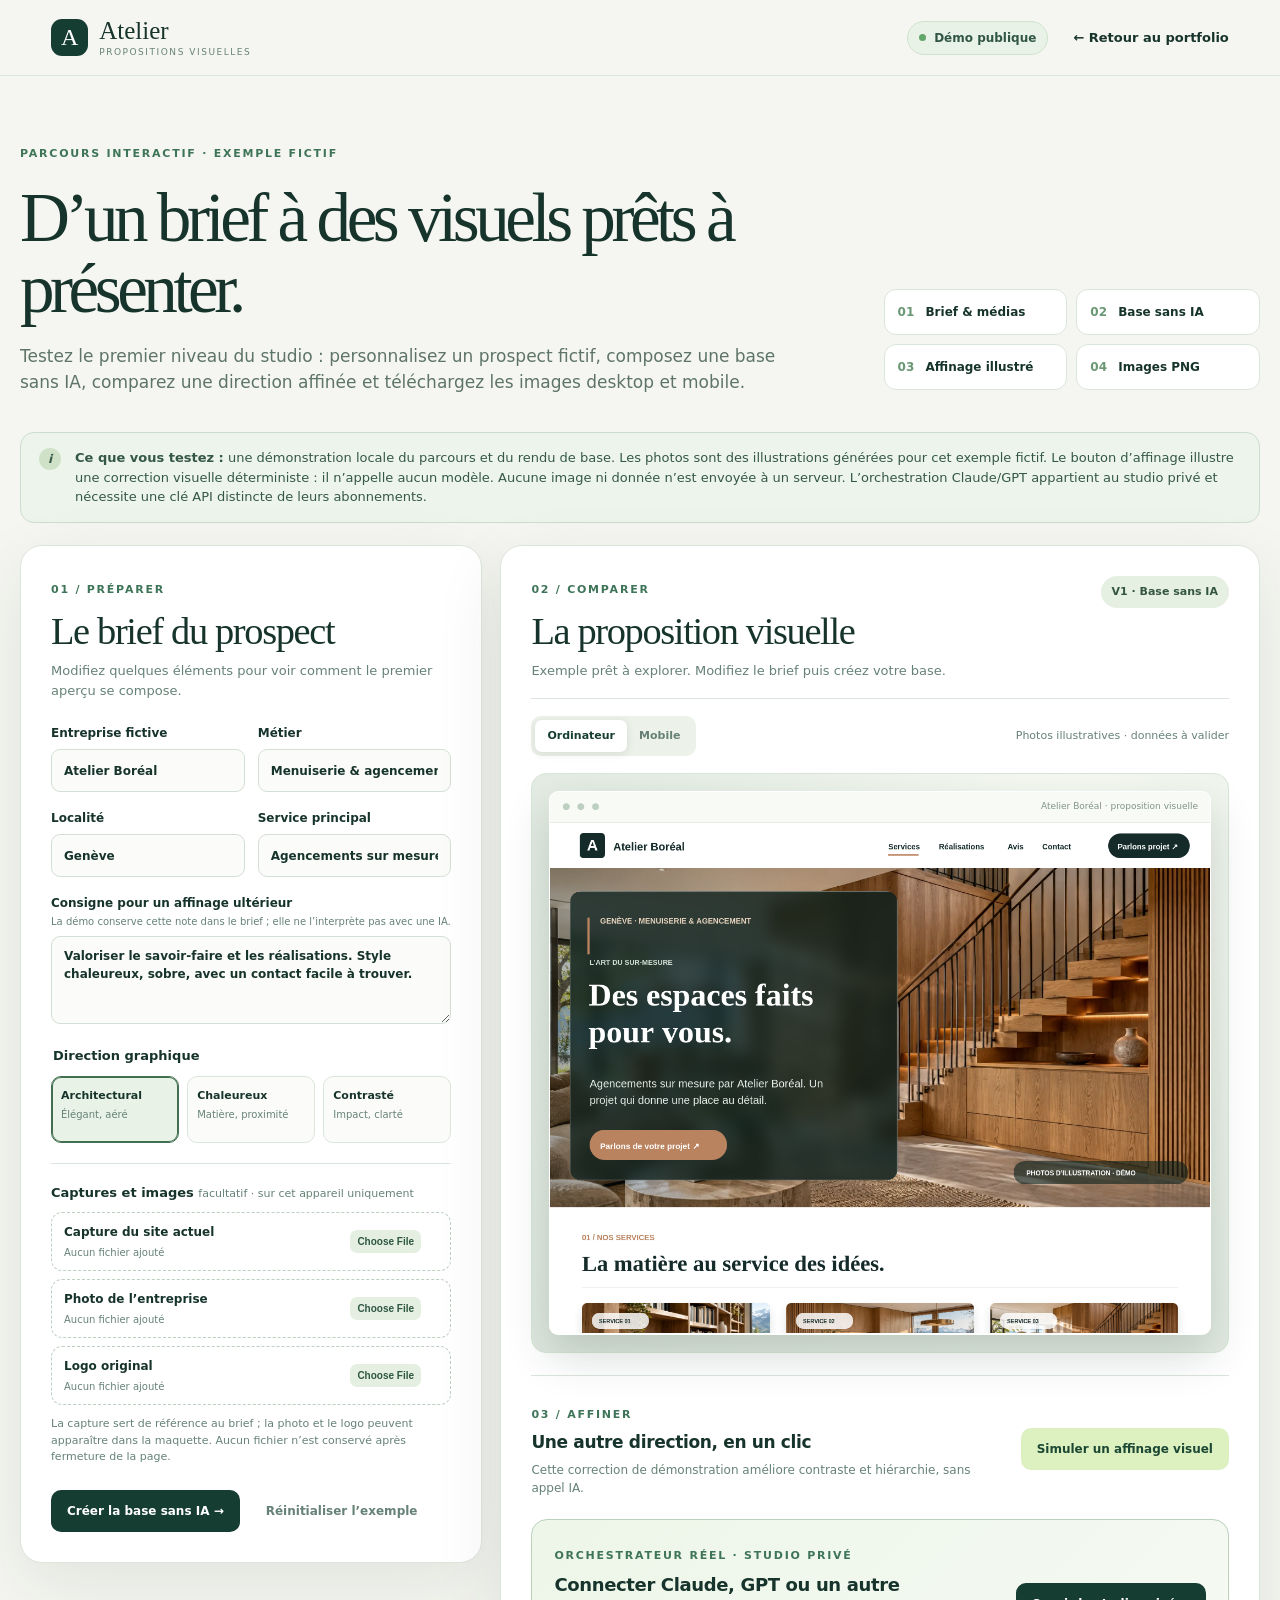
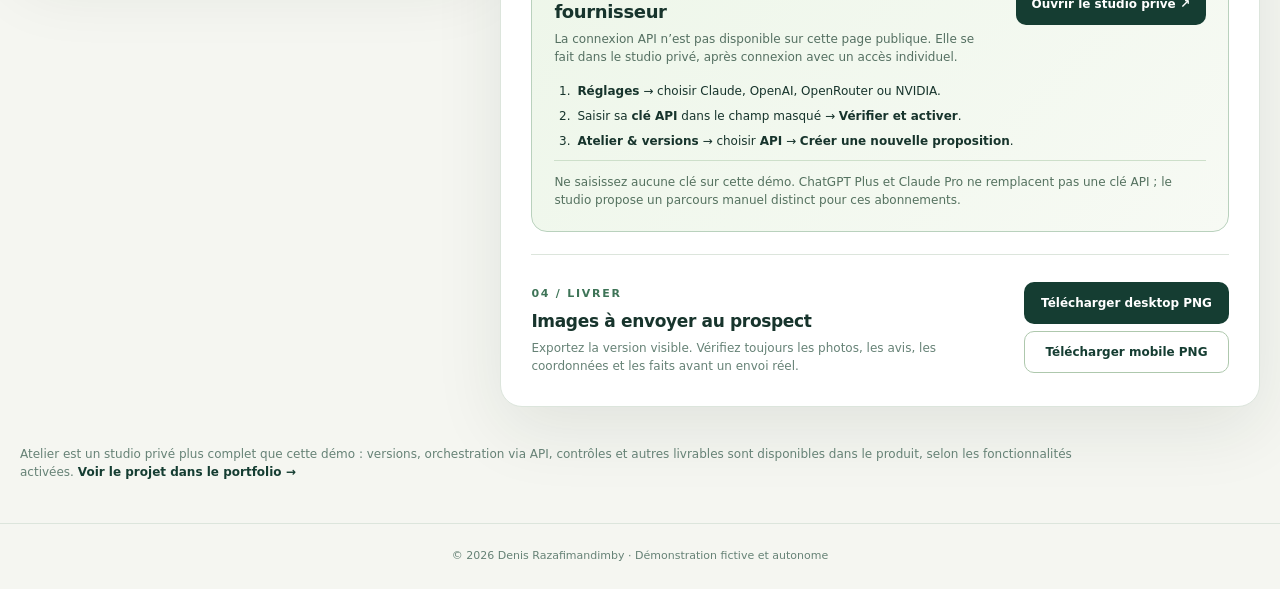
<file: demo/atelier.html>
<!doctype html>
<html lang="fr">
<head>
  <meta charset="utf-8">
  <meta name="viewport" content="width=device-width, initial-scale=1">
  <meta name="description" content="Démonstration interactive du parcours Atelier : brief, première maquette sans IA, affinage illustré et exports desktop et mobile.">
  <meta name="theme-color" content="#153d32">
  <title>Atelier · Démo interactive | Denis Razafimandimby</title>
  <link rel="stylesheet" href="atelier.css">
  <script src="atelier.js" defer></script>
</head>
<body>
  <a class="skip" href="#main">Aller au contenu</a>
  <header class="topbar">
    <a class="identity" href="../index.html#projets" aria-label="Retour aux projets du portfolio"><span class="identity-icon" aria-hidden="true">A</span><span><strong>Atelier</strong><small>Propositions visuelles</small></span></a>
    <div class="top-actions"><span class="demo-pill"><span aria-hidden="true"></span> Démo publique</span><a class="back-link" href="../index.html#projets">← Retour au portfolio</a></div>
  </header>

  <main id="main">
    <section class="intro" aria-labelledby="page-title">
      <div class="intro-copy"><span class="eyebrow">PARCOURS INTERACTIF · EXEMPLE FICTIF</span><h1 id="page-title">D’un brief à des visuels prêts à présenter.</h1><p>Testez le premier niveau du studio : personnalisez un prospect fictif, composez une base sans IA, comparez une direction affinée et téléchargez les images desktop et mobile.</p></div>
      <div class="intro-steps" aria-label="Étapes de la démonstration"><span><b>01</b> Brief & médias</span><span><b>02</b> Base sans IA</span><span><b>03</b> Affinage illustré</span><span><b>04</b> Images PNG</span></div>
    </section>

    <div class="disclosure" role="note"><span class="disclosure-icon" aria-hidden="true">i</span><p><strong>Ce que vous testez :</strong> une démonstration locale du parcours et du rendu de base. Les photos sont des illustrations générées pour cet exemple fictif. Le bouton d’affinage illustre une correction visuelle déterministe : il n’appelle aucun modèle. Aucune image ni donnée n’est envoyée à un serveur. L’orchestration Claude/GPT appartient au studio privé et nécessite une clé API distincte de leurs abonnements.</p></div>

    <div class="workspace">
      <section class="control-panel" aria-labelledby="control-title">
        <div class="panel-heading"><span class="panel-index">01 / PRÉPARER</span><h2 id="control-title">Le brief du prospect</h2><p>Modifiez quelques éléments pour voir comment le premier aperçu se compose.</p></div>
        <form id="brief-form" novalidate>
          <div class="field-grid"><label>Entreprise fictive<input id="company" name="company" maxlength="45" value="Atelier Boréal" autocomplete="off" required></label><label>Métier<input id="trade" name="trade" maxlength="48" value="Menuiserie & agencement" autocomplete="off" required></label></div>
          <div class="field-grid"><label>Localité<input id="city" name="city" maxlength="35" value="Genève" autocomplete="off"></label><label>Service principal<input id="service" name="service" maxlength="58" value="Agencements sur mesure" autocomplete="off"></label></div>
          <label>Consigne pour un affinage ultérieur <small class="field-hint">La démo conserve cette note dans le brief ; elle ne l’interprète pas avec une IA.</small><textarea id="instruction" name="instruction" maxlength="260" rows="3">Valoriser le savoir-faire et les réalisations. Style chaleureux, sobre, avec un contact facile à trouver.</textarea></label>
          <fieldset class="style-field"><legend>Direction graphique</legend><div class="style-options"><label class="style-option"><input type="radio" name="style" value="architectural" checked><span><b>Architectural</b><small>Élégant, aéré</small></span></label><label class="style-option"><input type="radio" name="style" value="chaleureux"><span><b>Chaleureux</b><small>Matière, proximité</small></span></label><label class="style-option"><input type="radio" name="style" value="contraste"><span><b>Contrasté</b><small>Impact, clarté</small></span></label></div></fieldset>
          <div class="uploads"><h3>Captures et images <small>facultatif · sur cet appareil uniquement</small></h3><div class="upload-grid"><label class="upload-control"><span>Capture du site actuel</span><input id="capture" type="file" accept="image/png,image/jpeg,image/webp"><small id="capture-name">Aucun fichier ajouté</small></label><label class="upload-control"><span>Photo de l’entreprise</span><input id="photo" type="file" accept="image/png,image/jpeg,image/webp"><small id="photo-name">Aucun fichier ajouté</small></label><label class="upload-control"><span>Logo original</span><input id="logo" type="file" accept="image/png,image/jpeg,image/webp"><small id="logo-name">Aucun fichier ajouté</small></label></div><p class="upload-note">La capture sert de référence au brief ; la photo et le logo peuvent apparaître dans la maquette. Aucun fichier n’est conservé après fermeture de la page.</p></div>
          <div class="primary-actions"><button class="button button-primary" type="submit" id="generate">Créer la base sans IA <span aria-hidden="true">→</span></button><button class="button button-quiet" type="button" id="reset">Réinitialiser l’exemple</button></div>
        </form>
      </section>

      <section class="result-panel" aria-labelledby="result-title">
        <div class="panel-heading result-heading"><div><span class="panel-index">02 / COMPARER</span><h2 id="result-title">La proposition visuelle</h2><p id="result-status" role="status">Exemple prêt à explorer. Modifiez le brief puis créez votre base.</p></div><span class="version-badge" id="version-badge">V1 · Base sans IA</span></div>
        <div class="preview-toolbar"><div class="segmented" role="group" aria-label="Format d’aperçu"><button type="button" class="active" id="desktop-view" aria-pressed="true">Ordinateur</button><button type="button" id="mobile-view" aria-pressed="false">Mobile</button></div><span class="preview-note">Photos illustratives · données à valider</span></div>
        <div class="preview-frame" id="preview-frame"><div class="preview-window"><div class="window-bar"><span class="window-dots" aria-hidden="true">● ● ●</span><span id="window-title">Atelier Boréal · proposition visuelle</span></div><div class="canvas-scroller"><canvas id="site-canvas" width="1200" height="1850" role="img" aria-label="Aperçu de la proposition de site fictif"></canvas></div></div></div>
        <div class="refinement"><div><span class="panel-index">03 / AFFINER</span><h3>Une autre direction, en un clic</h3><p>Cette correction de démonstration améliore contraste et hiérarchie, sans appel IA.</p></div><button class="button button-secondary" type="button" id="refine">Simuler un affinage visuel</button></div>
        <section class="api-path" aria-labelledby="api-path-title"><div class="api-path-header"><div><span class="panel-index">ORCHESTRATEUR RÉEL · STUDIO PRIVÉ</span><h3 id="api-path-title">Connecter Claude, GPT ou un autre fournisseur</h3><p>La connexion API n’est pas disponible sur cette page publique. Elle se fait dans le studio privé, après connexion avec un accès individuel.</p></div><a class="button button-api" href="https://atelier-studio-client.l-denis-razafimandimby.workers.dev/" target="_blank" rel="noopener noreferrer">Ouvrir le studio privé ↗</a></div><ol><li><strong>Réglages</strong> → choisir Claude, OpenAI, OpenRouter ou NVIDIA.</li><li>Saisir sa <strong>clé API</strong> dans le champ masqué → <strong>Vérifier et activer</strong>.</li><li><strong>Atelier &amp; versions</strong> → choisir <strong>API</strong> → <strong>Créer une nouvelle proposition</strong>.</li></ol><p class="api-note">Ne saisissez aucune clé sur cette démo. ChatGPT Plus et Claude Pro ne remplacent pas une clé API ; le studio propose un parcours manuel distinct pour ces abonnements.</p></section>
        <div class="delivery"><div><span class="panel-index">04 / LIVRER</span><h3>Images à envoyer au prospect</h3><p>Exportez la version visible. Vérifiez toujours les photos, les avis, les coordonnées et les faits avant un envoi réel.</p></div><div class="delivery-actions"><button class="button button-primary" type="button" id="download-desktop">Télécharger desktop PNG</button><button class="button button-outline" type="button" id="download-mobile">Télécharger mobile PNG</button></div></div>
      </section>
    </div>
    <p class="footnote">Atelier est un studio privé plus complet que cette démo : versions, orchestration via API, contrôles et autres livrables sont disponibles dans le produit, selon les fonctionnalités activées. <a href="../index.html#projets">Voir le projet dans le portfolio →</a></p>
  </main>
  <footer>© 2026 Denis Razafimandimby · Démonstration fictive et autonome</footer>
</body>
</html>
</file>
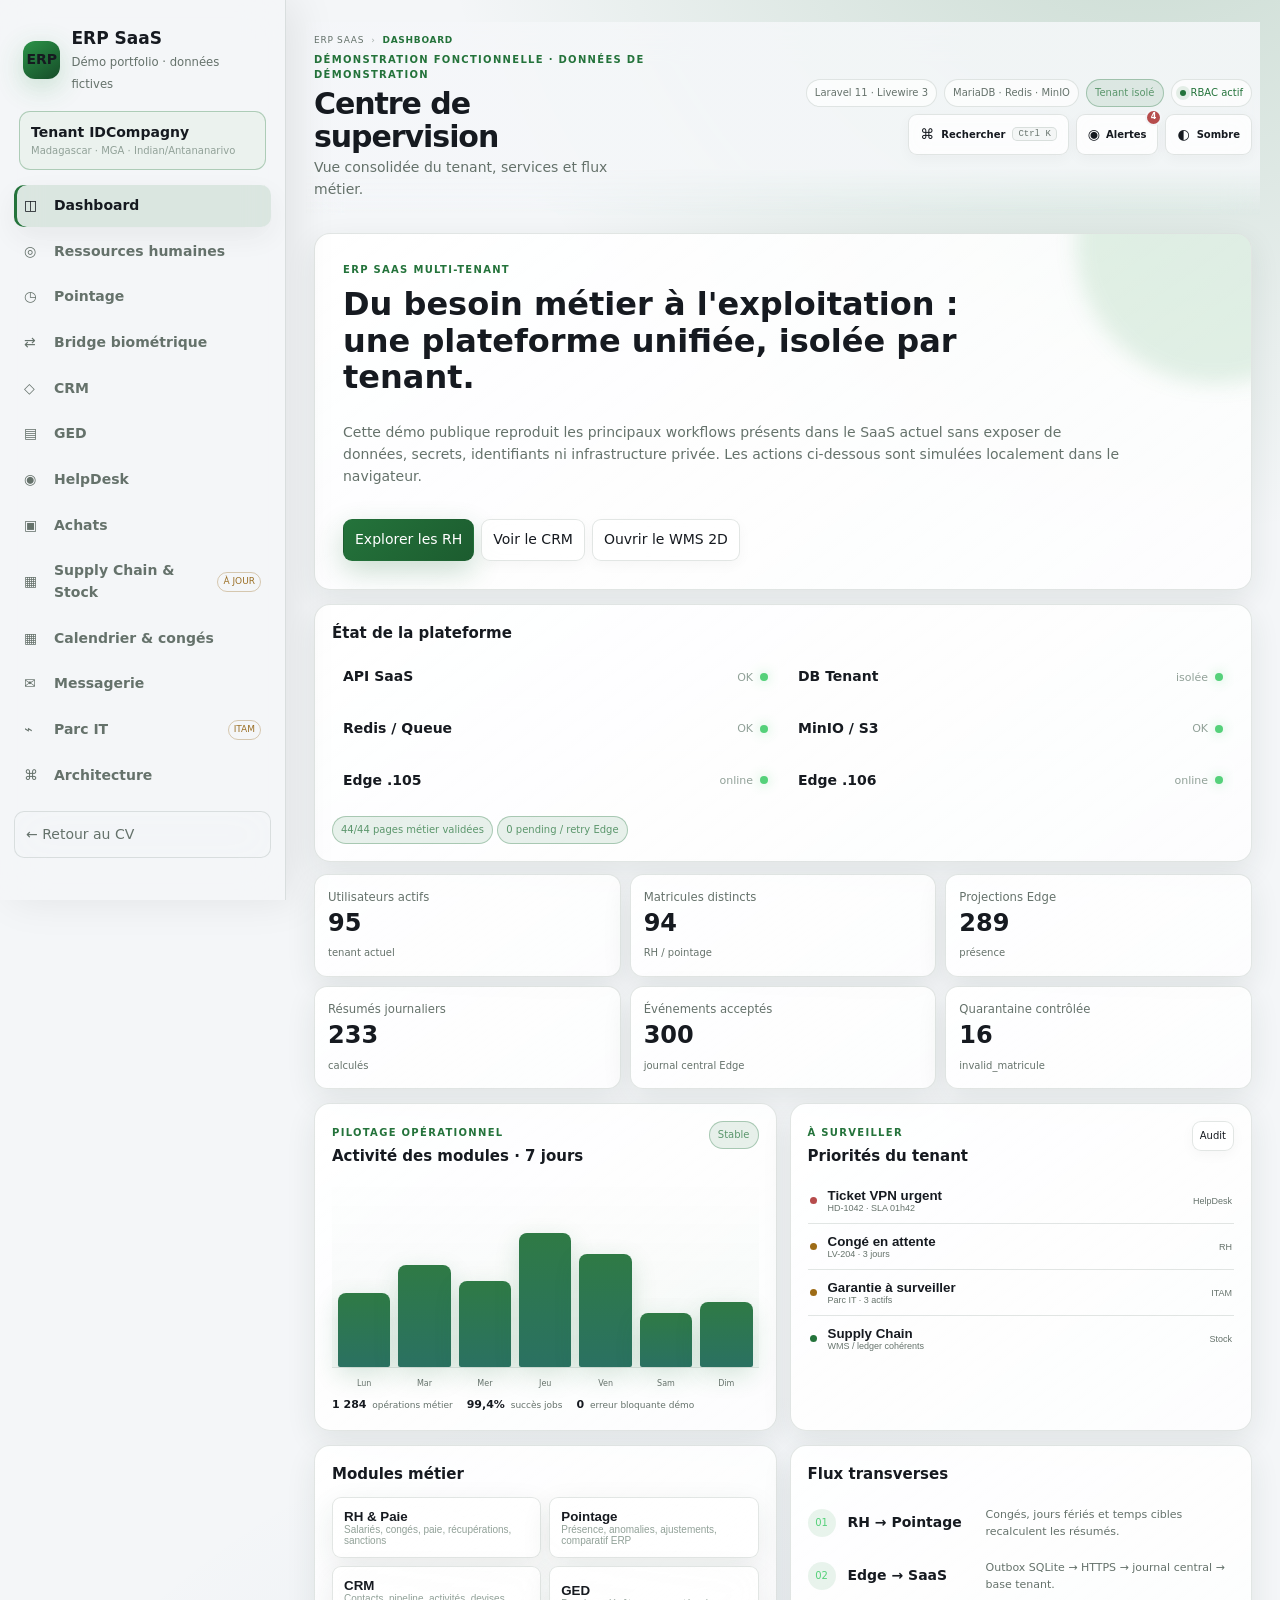
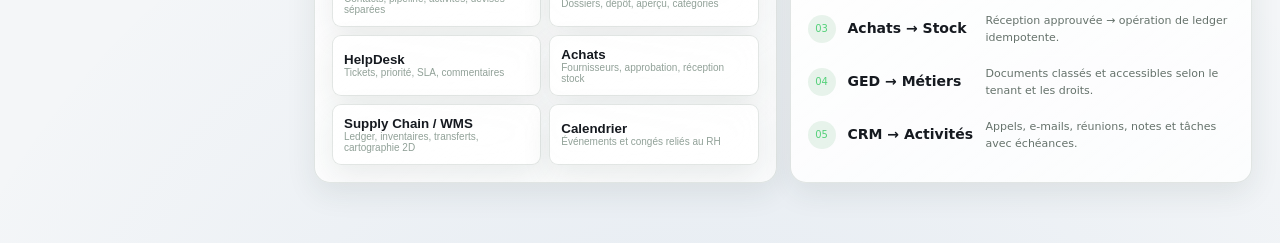
<file: demo/erp-saas.html>
<!doctype html>
<html lang="fr">
<head>
<meta charset="utf-8">
<meta name="viewport" content="width=device-width,initial-scale=1">
<meta name="author" content="Denis Razafimandimby">
<meta name="description" content="Démonstration interactive d'un ERP SaaS multi-tenant : RH, pointage biométrique, CRM, GED, HelpDesk, achats, Supply Chain/WMS 2D, calendrier, messagerie et architecture Edge.">
<title>ERP SaaS — Démo enrichie | Denis Razafimandimby</title>
<link rel="stylesheet" href="erp-saas.css">
</head>
<body>
<a class="skip" href="#workspace">Aller au contenu</a>
<div class="app">
<aside class="side">
<div class="brand"><span class="logo">ERP</span><div><strong>ERP SaaS</strong><small>Démo portfolio · données fictives</small></div></div>
<div class="tenant"><b>Tenant IDCompagny</b><small>Madagascar · MGA · Indian/Antananarivo</small></div>
<nav class="nav" aria-label="Modules ERP">
<button class="active" data-module="dashboard"><span>◫</span><b>Dashboard</b></button>
<button data-module="rh"><span>◎</span><b>Ressources humaines</b></button>
<button data-module="pointage"><span>◷</span><b>Pointage</b></button>
<button data-module="bridge"><span>⇄</span><b>Bridge biométrique</b></button>
<button data-module="crm"><span>◇</span><b>CRM</b></button>
<button data-module="ged"><span>▤</span><b>GED</b></button>
<button data-module="helpdesk"><span>◉</span><b>HelpDesk</b></button>
<button data-module="achats"><span>▣</span><b>Achats</b></button>
<button data-module="stock"><span>▦</span><b>Supply Chain & Stock</b><em>à jour</em></button>
<button data-module="calendar"><span>▦</span><b>Calendrier & congés</b></button>
<button data-module="messages"><span>✉</span><b>Messagerie</b></button>
<button data-module="parc"><span>⌁</span><b>Parc IT</b><em>roadmap</em></button>
<button data-module="architecture"><span>⌘</span><b>Architecture</b></button>
</nav>
<a class="back" href="../index.html#erp">← Retour au CV</a>
</aside>
<main class="main" id="workspace">
<header class="top">
<div><button class="mobile-menu" id="mobileMenu" aria-label="Ouvrir les modules">☰</button><div class="kicker">Démonstration fonctionnelle · données de démonstration</div><h1 id="pageTitle">Centre de supervision</h1><p id="pageSub">Vue consolidée du tenant, services et flux métier.</p></div>
<div class="actions"><span class="pill">Laravel 11 · Livewire 3</span><span class="pill">MariaDB · Redis · MinIO</span><span class="badge ok">Tenant isolé</span></div>
</header>

<section class="page active" id="dashboard">
<div class="hero">
<article class="hero-card"><span class="kicker">ERP SaaS multi-tenant</span><h2>Du besoin métier à l'exploitation : une plateforme unifiée, isolée par tenant.</h2><p>Cette démo publique reproduit les principaux workflows présents dans le SaaS actuel sans exposer de données, secrets, identifiants ni infrastructure privée. Les actions ci-dessous sont simulées localement dans le navigateur.</p><div class="actions"><button class="btn primary" data-module="rh">Explorer les RH</button><button class="btn" data-module="crm">Voir le CRM</button><button class="btn" data-module="stock">Ouvrir le WMS 2D</button></div></article>
<article class="card"><h3>État de la plateforme</h3><div class="health"><div><b>API SaaS</b><span>OK</span><i class="dot"></i></div><div><b>DB Tenant</b><span>isolée</span><i class="dot"></i></div><div><b>Redis / Queue</b><span>OK</span><i class="dot"></i></div><div><b>MinIO / S3</b><span>OK</span><i class="dot"></i></div><div><b>Edge .105</b><span>online</span><i class="dot"></i></div><div><b>Edge .106</b><span>online</span><i class="dot"></i></div></div><div class="section"><span class="badge ok">44/44 pages métier validées</span> <span class="badge ok">0 pending / retry Edge</span></div></article>
</div>
<div class="metrics six"><article class="metric"><small>Utilisateurs actifs</small><strong>95</strong><span>tenant actuel</span></article><article class="metric"><small>Matricules distincts</small><strong>94</strong><span>RH / pointage</span></article><article class="metric"><small>Projections Edge</small><strong>289</strong><span>présence</span></article><article class="metric"><small>Résumés journaliers</small><strong>233</strong><span>calculés</span></article><article class="metric"><small>Événements acceptés</small><strong>300</strong><span>journal central Edge</span></article><article class="metric"><small>Quarantaine contrôlée</small><strong>16</strong><span>invalid_matricule</span></article></div>
<div class="grid two section">
<article class="card"><h3>Modules métier</h3><div class="module-grid"><button data-module="rh"><b>RH & Paie</b><span>Salariés, congés, paie, récupérations, sanctions</span></button><button data-module="pointage"><b>Pointage</b><span>Présence, anomalies, ajustements, comparatif ERP</span></button><button data-module="crm"><b>CRM</b><span>Contacts, pipeline, activités, devises séparées</span></button><button data-module="ged"><b>GED</b><span>Dossiers, dépôt, aperçu, catégories</span></button><button data-module="helpdesk"><b>HelpDesk</b><span>Tickets, priorité, SLA, commentaires</span></button><button data-module="achats"><b>Achats</b><span>Fournisseurs, approbation, réception stock</span></button><button data-module="stock"><b>Supply Chain / WMS</b><span>Ledger, inventaires, transferts, cartographie 2D</span></button><button data-module="calendar"><b>Calendrier</b><span>Événements et congés reliés au RH</span></button></div></article>
<article class="card"><h3>Flux transverses</h3><div class="flow"><div><i>01</i><b>RH → Pointage</b><span>Congés, jours fériés et temps cibles recalculent les résumés.</span></div><div><i>02</i><b>Edge → SaaS</b><span>Outbox SQLite → HTTPS → journal central → base tenant.</span></div><div><i>03</i><b>Achats → Stock</b><span>Réception approuvée → opération de ledger idempotente.</span></div><div><i>04</i><b>GED → Métiers</b><span>Documents classés et accessibles selon le tenant et les droits.</span></div><div><i>05</i><b>CRM → Activités</b><span>Appels, e-mails, réunions, notes et tâches avec échéances.</span></div></div></article>
</div>
</section>

<section class="page" id="rh">
<div class="tabs"><button class="active" data-view="rh-overview">Vue RH</button><button data-view="rh-employees">Salariés</button><button data-view="rh-leaves">Congés</button><button data-view="rh-payroll">Paie</button><button data-view="rh-time">Temps & discipline</button><button data-view="rh-settings">Paramètres</button></div>
<div class="view active" data-view="rh-overview">
<div class="metrics five"><article class="metric"><small>Salariés</small><strong>94</strong><span>matricules distincts</span></article><article class="metric"><small>Départements</small><strong>12</strong><span>organisation</span></article><article class="metric"><small>Congés en attente</small><strong>1</strong><span>workflow d'approbation</span></article><article class="metric"><small>Avances ouvertes</small><strong>7</strong><span>paie</span></article><article class="metric"><small>Référentiels</small><strong>9+</strong><span>types et paramètres</span></article></div>
<div class="grid three section"><article class="card"><h3>Cycle salarié</h3><div class="checkgrid"><span>CRUD salarié</span><span>Détail complet</span><span>Historique des postes</span><span>Enfants / famille</span><span>Département</span><span>Contrat</span></div></article><article class="card"><h3>Import maîtrisé</h3><p>Import CSV avec prévisualisation, validation, rapport d'erreurs et checksum anti-duplication. Le matricule est traité comme identifiant métier immuable.</p><button class="btn" id="importEmployees">Voir l'import</button></article><article class="card"><h3>Paie & temps</h3><p>Bulletins, avances, heures supplémentaires, récupérations proratisées, charges sociales, cibles horaires, jours fériés et recalcul de présence.</p></article></div>
<div class="grid two section"><article class="card"><h3>Derniers mouvements RH</h3><div class="timeline"><div><i>✓</i><p><b>Congé annuel approuvé</b><span>Miora Andrianina · 2 jours</span></p><time>18/08</time></div><div><i>⏱</i><p><b>Heures supplémentaires validées</b><span>Aina Rakoto · 6h</span></p><time>17/08</time></div><div><i>₳</i><p><b>Avance sur salaire</b><span>Échéancier intégré à la paie</span></p><time>16/08</time></div></div></article><article class="card"><h3>Contrôles métier</h3><div class="checkgrid"><span>Groupes demandeurs/validateurs</span><span>Droits par permission</span><span>Demi-journées</span><span>Pièces jointes congé</span><span>Solde recalculé</span><span>Présence recalculée</span><span>Multi-mois récupérations</span><span>Audit des imports</span></div></article></div>
</div>
<div class="view" data-view="rh-employees"><div class="toolbar"><input id="employeeSearch" placeholder="Rechercher nom, matricule, poste…"><select id="employeeDept"><option value="all">Tous les départements</option><option>Direction IT</option><option>Finance</option><option>Commercial</option><option>RH</option><option>Logistique</option><option>Support</option></select><span class="spacer"></span><button class="btn" id="importEmployees">Importer CSV</button><button class="btn primary" id="newEmployee">Nouveau salarié</button></div><div class="tablewrap"><table><thead><tr><th>Salarié</th><th>Département</th><th>Poste</th><th>Contrat</th><th>Entrée</th><th>Statut</th></tr></thead><tbody id="employeeRows"></tbody></table></div><p class="muted section">Cliquez sur un salarié pour ouvrir sa fiche. Données fictives de démonstration.</p></div>
<div class="view" data-view="rh-leaves"><div class="toolbar"><button class="btn primary" id="newLeave">Nouvelle demande</button><span class="pill">Groupes d'approbation</span><span class="pill">Demi-journée</span><span class="pill">Pièces jointes</span><span class="pill">Impact solde + pointage</span></div><div class="tablewrap"><table><thead><tr><th>Demande</th><th>Salarié</th><th>Type</th><th>Période</th><th>Jours</th><th>Solde</th><th>Statut</th><th>Actions</th></tr></thead><tbody id="leaveRows"></tbody></table></div></div>
<div class="view" data-view="rh-payroll"><div class="grid two"><article class="card"><h3>Génération de paie</h3><p>Le moteur de démonstration illustre l'agrégation du salaire de base, des heures supplémentaires, avances, récupérations et charges paramétrées.</p><div class="checkgrid"><span>Génération bulletin</span><span>Détail bulletin</span><span>Marquer payé</span><span>Avances</span><span>Social charges</span><span>Récupérations proratisées</span></div></article><article class="card"><h3>Prudence métier</h3><p>Le module expose les mécanismes techniques existants. La conformité légale, fiscale et comptable de la paie dépend des règles métier validées pour l'organisation.</p><span class="badge warn">Validation métier requise en production</span></article></div><div class="tablewrap section"><table><thead><tr><th>Bulletin</th><th>Salarié</th><th>Base</th><th>HS</th><th>Avance</th><th>Récup.</th><th>Net démo</th><th>Statut</th><th>Action</th></tr></thead><tbody id="payRows"></tbody></table></div></div>
<div class="view" data-view="rh-time"><div class="grid three"><article class="card"><h3>Heures supplémentaires</h3><p>Création, édition et validation par types configurables.</p><div class="mini-list"><div><span>Aina Rakoto</span><b>6h · validé</b></div><div><span>Noro Rasoanaivo</span><b>3h30 · en attente</b></div></div></article><article class="card"><h3>Récupérations</h3><p>Suivi, validation et prise en compte dans la paie, y compris sur plusieurs mois.</p><div class="mini-list"><div><span>Miora Andrianina</span><b>125 000 Ar</b></div><div><span>Tiana Raveloson</span><b>80 000 Ar</b></div></div></article><article class="card"><h3>Discipline & cibles</h3><div class="checkgrid"><span>Sanctions</span><span>Cibles hebdomadaires</span><span>Overrides datés</span><span>Jours fériés</span><span>Durée en heures</span><span>Recalcul des résumés</span></div></article></div></div>
<div class="view" data-view="rh-settings"><div class="grid three"><article class="card"><h3>Congés</h3><div class="checkgrid"><span>Types</span><span>Natures</span><span>Groupes d'approbation</span><span>Soldes</span></div></article><article class="card"><h3>Contrats & emplois</h3><div class="checkgrid"><span>Types de contrat</span><span>Postes</span><span>Statuts matrimoniaux</span><span>Types utilisateur</span></div></article><article class="card"><h3>Paie & temps</h3><div class="checkgrid"><span>Types HS</span><span>Charges sociales</span><span>Jours fériés</span><span>Temps cibles</span></div></article></div></div>
</section>

<section class="page" id="pointage">
<div class="tabs"><button class="active" data-view="pt-today">Aujourd'hui</button><button data-view="pt-anomalies">Anomalies</button><button data-view="pt-summary">Résumés</button><button data-view="pt-adjust">Ajustements</button><button data-view="pt-erp">Comparaison ERP</button><button data-view="pt-policy">Politique</button></div>
<div class="view active" data-view="pt-today"><div class="metrics four"><article class="metric"><small>Projections Edge</small><strong>289</strong><span>tenant actuel</span></article><article class="metric"><small>Punches ERP manuels</small><strong>109</strong><span>comparaison / archive</span></article><article class="metric"><small>Résumés journaliers</small><strong>233</strong><span>calculés</span></article><article class="metric"><small>Terminaux Edge</small><strong>2/2</strong><span>.105 et .106</span></article></div><div class="tablewrap section"><table><thead><tr><th>Matricule</th><th>Collaborateur</th><th>Entrée</th><th>Sortie</th><th>Travail</th><th>Source</th><th>État</th></tr></thead><tbody id="attendanceRows"></tbody></table></div></div>
<div class="view" data-view="pt-anomalies"><div class="toolbar"><span class="pill">Claim → Resolve → Reopen</span><span class="pill">Export</span><span class="pill">Synchronisation</span></div><div class="tablewrap"><table><thead><tr><th>ID</th><th>Salarié</th><th>Anomalie</th><th>Date</th><th>Responsable</th><th>Statut</th><th>Action</th></tr></thead><tbody id="anomalyRows"></tbody></table></div></div>
<div class="view" data-view="pt-summary"><div class="grid two"><article class="card"><h3>Résumé journalier</h3><p>Calcul par salarié et date avec temps travaillé, retards, absences justifiées et règles tenant. Les résumés tiennent compte des congés, journées partielles et objectifs horaires.</p><div class="checkgrid"><span>Filtre période</span><span>Tri</span><span>Statistiques</span><span>Export CSV</span><span>Timezone tenant</span><span>Recalcul ciblé</span></div></article><article class="card"><h3>Dernier travail</h3><p>Vue dédiée aux derniers jours travaillés et détail des séquences, utile pour le diagnostic des entrées/sorties et des journées incomplètes.</p></article></div></div>
<div class="view" data-view="pt-adjust"><div class="grid three"><article class="card"><h3>Punch manuel</h3><p>Ajout contrôlé d'un pointage manuel avec date/heure, type et justification.</p><button class="btn primary" data-demo-save>Simuler un punch</button></article><article class="card"><h3>Ajustement journalier</h3><p>Correction d'une journée sans modifier la logique Edge d'origine ; le résumé est recalculé.</p><button class="btn" data-demo-save>Ouvrir l'ajustement</button></article><article class="card"><h3>Traçabilité</h3><div class="checkgrid"><span>Source conservée</span><span>Justification</span><span>Recalcul</span><span>Droits</span></div></article></div></div>
<div class="view" data-view="pt-erp"><div class="metrics four"><article class="metric"><small>Journées ERP</small><strong>188</strong><span>13–14 août</span></article><article class="metric"><small>Journées SaaS</small><strong>188</strong><span>même périmètre</span></article><article class="metric"><small>Identiques</small><strong>186</strong><span>comparaison contrôlée</span></article><article class="metric"><small>Revue métier</small><strong>2</strong><span>séquences OUT multi-device</span></article></div><div class="grid two section"><article class="card"><h3>Archive ERP mensuelle</h3><div class="checkgrid"><span>Import</span><span>Prévisualisation</span><span>Comparaison</span><span>Export des écarts</span></div></article><article class="card"><h3>Lecture des écarts</h3><p>Les deux écarts connus de l'échantillon ne sont pas masqués : ils correspondent à des séquences OUT ambiguës issues de plusieurs terminaux et restent volontairement en revue métier.</p></article></div></div>
<div class="view" data-view="pt-policy"><div class="grid three"><article class="card"><h3>Politique de présence</h3><div class="mini-list"><div><span>Timezone</span><b>Indian/Antananarivo</b></div><div><span>Jours ouvrés</span><b>Lun–Ven</b></div><div><span>Cible type</span><b>8h / jour</b></div></div></article><article class="card"><h3>Exceptions</h3><div class="checkgrid"><span>Congés</span><span>Demi-journées</span><span>Jours fériés</span><span>Overrides datés</span></div></article><article class="card"><h3>Recalcul</h3><p>Les modifications de politique, cibles, congés ou jours fériés déclenchent les recalculs nécessaires des résumés concernés.</p></article></div></div>
</section>

<section class="page" id="bridge">
<div class="metrics five"><article class="metric"><small>Terminaux</small><strong>2/2</strong><span>.105 · .106</span></article><article class="metric"><small>Outbox acquittée</small><strong>305</strong><span>SQLite local</span></article><article class="metric"><small>Acceptés central</small><strong>300</strong><span>ingestion journal</span></article><article class="metric"><small>Pending / retry</small><strong>0</strong><span>agent Edge</span></article><article class="metric"><small>Quarantaine</small><strong>16</strong><span>invalid_matricule</span></article></div>
<div class="grid two section"><article class="card"><h3>Chaîne d'ingestion</h3><div class="flow"><div><i>1</i><b>ZKTeco</b><span>Collecte locale sur réseau privé.</span></div><div><i>2</i><b>Agent Python</b><span>pyzk + logique de normalisation.</span></div><div><i>3</i><b>SQLite WAL</b><span>Outbox persistante même sans réseau.</span></div><div><i>4</i><b>HTTPS</b><span>Rejeu idempotent vers le SaaS.</span></div><div><i>5</i><b>Journal central</b><span>Validation / quarantaine.</span></div><div><i>6</i><b>DB tenant</b><span>Projection métier isolée.</span></div></div></article><article class="card"><h3>Résilience & sécurité</h3><div class="checkgrid"><span>Outbox locale persistante</span><span>Idempotency keys</span><span>Retry contrôlé</span><span>Heartbeat</span><span>Quarantaine</span><span>Rotation de clés</span><span>SQLite WAL</span><span>Service systemd</span></div><p class="muted section">Le cloud ne se connecte jamais directement à l'adresse privée des terminaux biométriques.</p><div class="toolbar section"><button class="btn" data-demo-save>Diagnostic Edge</button><button class="btn" data-demo-save>Rotation de clé (simulation)</button></div></article></div>
<div class="grid two section"><article class="card"><h3>Terminal .105</h3><div class="health"><div><b>Connectivité</b><span>OK</span><i class="dot"></i></div><div><b>Collecte</b><span>active</span><i class="dot"></i></div></div></article><article class="card"><h3>Terminal .106</h3><div class="health"><div><b>Connectivité</b><span>OK</span><i class="dot"></i></div><div><b>Collecte</b><span>active</span><i class="dot"></i></div></div></article></div>
</section>

<section class="page" id="crm">
<div class="tabs"><button class="active" data-view="crm-pipe">Pipeline</button><button data-view="crm-contacts">Contacts</button><button data-view="crm-activities">Activités</button></div>
<div class="view active" data-view="crm-pipe"><div class="toolbar"><button class="btn primary" id="newDeal">Nouvelle opportunité</button><span class="spacer"></span><div id="crmTotals" class="actions"></div></div><div class="kanban" id="crmKanban"></div><p class="muted section">Les montants restent agrégés par devise. Le SaaS actuel ne fait aucune conversion silencieuse EUR/USD/MGA.</p></div>
<div class="view" data-view="crm-contacts"><div class="toolbar"><input placeholder="Rechercher contact / entreprise"><select><option>Tous les types</option><option>Lead</option><option>Customer</option><option>Partner</option></select><select><option>Tous les statuts</option><option>Active</option><option>Inactive</option><option>Converted</option></select><span class="spacer"></span><button class="btn primary" data-demo-save>Nouveau contact</button></div><div class="tablewrap"><table><thead><tr><th>Contact</th><th>Entreprise</th><th>Type</th><th>Statut</th><th>Assigné</th><th>Source</th></tr></thead><tbody id="contactRows"></tbody></table></div></div>
<div class="view" data-view="crm-activities"><div class="grid two"><article class="card"><h3>Activités à venir</h3><div class="timeline"><div><i>☎</i><p><b>Appel · Mada Distribution</b><span>Qualification technique</span></p><time>18/08 14:00</time></div><div><i>✓</i><p><b>Tâche · Ocean Services</b><span>Relance proposition</span></p><time>19/08</time></div><div><i>▣</i><p><b>Réunion · Tana Retail</b><span>Atelier ERP pilote</span></p><time>20/08</time></div></div></article><article class="card"><h3>Types couverts</h3><div class="checkgrid"><span>Appel</span><span>E-mail</span><span>Réunion</span><span>Note</span><span>Tâche</span><span>Date d'échéance</span><span>Compléter / rouvrir</span><span>Suppression</span></div></article></div></div>
</section>

<section class="page" id="ged">
<div class="toolbar"><button class="btn" id="gedUp">⌂ Racine</button><span class="pill" id="breadcrumbs">Racine</span><input id="gedSearch" placeholder="Rechercher un document…"><select id="gedCat"><option value="all">Toutes catégories</option><option value="invoice">Facture</option><option value="contract">Contrat</option><option value="report">Rapport</option><option value="other">Autre</option></select><span class="spacer"></span><button class="btn" id="gedMode">Grille / liste</button><button class="btn primary" id="gedUpload">Déposer</button></div>
<div id="gedItems" class="gedgrid"></div>
<div class="grid three section"><article class="card"><h3>Organisation</h3><div class="checkgrid"><span>Dossiers hiérarchiques</span><span>Breadcrumbs</span><span>Catégories</span><span>Recherche</span></div></article><article class="card"><h3>Documents</h3><div class="checkgrid"><span>PDF</span><span>Images</span><span>Word</span><span>Excel</span><span>Aperçu</span><span>Téléchargement</span></div></article><article class="card"><h3>Stockage</h3><p>La GED s'intègre au stockage objet MinIO/S3 de la plateforme. La démonstration publique ne charge aucun vrai fichier.</p><span class="badge blue">Limite module : 20 Mo</span></article></div>
</section>

<section class="page" id="helpdesk">
<div class="toolbar"><input id="ticketSearch" placeholder="Rechercher ticket / demandeur…"><select id="ticketStatus"><option value="all">Tous statuts</option><option value="open">Ouvert</option><option value="in_progress">En cours</option><option value="resolved">Résolu</option><option value="closed">Clos</option></select><span class="spacer"></span><button class="btn primary" id="newTicket">Nouveau ticket</button></div>
<div class="ticket-layout"><div class="ticket-list" id="ticketList"></div><article class="card ticket-detail" id="ticketDetail"></article></div>
<div class="metrics four section"><article class="metric"><small>Ouverts</small><strong>27</strong><span>indicateur démo</span></article><article class="metric"><small>Priorités</small><strong>4</strong><span>low → urgent</span></article><article class="metric"><small>États</small><strong>4</strong><span>open → closed</span></article><article class="metric"><small>SLA</small><strong>&gt;95%</strong><span>objectif opérationnel CV</span></article></div>
</section>

<section class="page" id="achats">
<div class="tabs"><button class="active" data-view="buy-orders">Commandes</button><button data-view="buy-suppliers">Fournisseurs</button><button data-view="buy-flow">Workflow & stock</button></div>
<div class="view active" data-view="buy-orders"><div class="toolbar"><span class="pill">MGA / Ariary</span><span class="pill">Articles actifs & stockables</span><span class="spacer"></span><button class="btn primary" data-demo-save>Nouvelle commande</button></div><div class="tablewrap"><table><thead><tr><th>Commande</th><th>Fournisseur</th><th>Lignes</th><th>Total</th><th>Entrepôt</th><th>Statut</th><th>Action</th></tr></thead><tbody id="poRows"></tbody></table></div></div>
<div class="view" data-view="buy-suppliers"><div class="toolbar"><input placeholder="Rechercher fournisseur…"><span class="spacer"></span><button class="btn primary" data-demo-save>Nouveau fournisseur</button></div><div class="tablewrap"><table><thead><tr><th>Fournisseur</th><th>Catégorie</th><th>Statut</th><th>Conditions</th></tr></thead><tbody id="supplierRows"></tbody></table></div></div>
<div class="view" data-view="buy-flow"><div class="grid two"><article class="card"><h3>Cycle de commande</h3><div class="po-flow"><span class="done">Brouillon</span><span class="done">En attente</span><span class="current">Approuvée</span><span>Réceptionnée</span><span>Annulée</span></div><div class="checkgrid section"><span>Droits d'approbation</span><span>Totaux calculés</span><span>Lignes produits</span><span>Entrepôt cohérent</span></div></article><article class="card"><h3>Réception → ledger stock</h3><p>Une réception de commande approuvée génère une opération de stock dans le même entrepôt. La clé d'idempotence évite le doublon et une réception déjà postée devient immuable.</p><div class="checkgrid"><span>Idempotence</span><span>Immutabilité après post</span><span>Même warehouse</span><span>Produit actif / stockable</span></div></article></div></div>
</section>

<section class="page" id="stock">
<div class="tabs"><button class="active" data-view="stock-wms">WMS 2D</button><button data-view="stock-ledger">Ledger & mouvements</button><button data-view="stock-transfer">Transferts</button><button data-view="stock-count">Inventaires</button><button data-view="stock-replenish">Réapprovisionnement</button></div>
<div class="view active" data-view="stock-wms">
<div class="wmsbar"><span class="badge ok" id="wmsMode">Version publiée</span><button class="tool" id="wmsDraft">Créer / quitter brouillon</button><button class="tool" id="wmsHeat">Heatmap stock</button><button class="tool" id="wmsRoute">Route picking</button><button class="tool" id="wmsZoomOut">− Zoom</button><button class="tool" id="wmsZoomIn">+ Zoom</button><span class="spacer"></span><button class="tool" id="wmsAddRect" data-draft-only>+ Rectangle</button><button class="tool" id="wmsAddEllipse" data-draft-only>+ Ellipse</button><button class="tool" id="wmsAuto" data-draft-only>Auto-place</button><button class="tool" id="wmsDiscard" data-draft-only>Abandonner</button><button class="tool primary" id="wmsPublish" data-draft-only>Publier</button></div>
<div class="wms"><div><div class="viewport"><div class="canvas" id="warehouseCanvas"></div></div><div class="legend"><span><i class="sw g"></i>Disponible</span><span><i class="sw y"></i>Stock faible</span><span><i class="sw r"></i>Vide / anomalie</span><span>Grille 24 px · snap brouillon</span></div></div><aside class="inspector" id="inspector"></aside></div>
</div>
<div class="view" data-view="stock-ledger"><div class="grid two"><article class="card"><h3>Ledger de stock</h3><div class="checkgrid"><span>Receipt</span><span>Outgoing</span><span>Transfer</span><span>Adjustment</span><span>Idempotency key</span><span>Pas de stock négatif</span><span>Coût moyen pondéré</span><span>Historique immuable</span></div></article><article class="card"><h3>Balances par emplacement</h3><div class="metrics three"><article class="metric"><small>Physique</small><strong>900</strong><span>démo</span></article><article class="metric"><small>Réservé</small><strong>147</strong><span>démo</span></article><article class="metric"><small>Disponible</small><strong>753</strong><span>démo</span></article></div><p class="muted">physical − reserved = available, contrôlé par location.</p></article></div></div>
<div class="view" data-view="stock-transfer"><div class="grid three"><article class="card"><h3>Transfert interne</h3><p>Préparation d'un mouvement source → destination avec validation des quantités et des emplacements.</p></article><article class="card"><h3>Hiérarchie</h3><div class="flow"><div><i>1</i><b>Site</b><span>Entité physique</span></div><div><i>2</i><b>Entrepôt</b><span>Warehouse</span></div><div><i>3</i><b>Zone</b><span>Area</span></div><div><i>4</i><b>Location</b><span>Emplacement</span></div></div></article><article class="card"><h3>Contrôles</h3><div class="checkgrid"><span>Disponibilité</span><span>Destination valide</span><span>Idempotence</span><span>Audit</span></div></article></div></div>
<div class="view" data-view="stock-count"><div class="grid two"><article class="card"><h3>Cycle count à l'aveugle</h3><div class="po-flow"><span class="done">Créer</span><span class="done">Geler</span><span class="current">Compter</span><span>Revoir</span><span>Poster</span></div><p>Les quantités attendues peuvent être masquées pendant la saisie pour réduire le biais, puis les écarts sont revus avant post.</p></article><article class="card"><h3>Publication des écarts</h3><div class="checkgrid"><span>Freeze snapshot</span><span>Blind entry</span><span>Review</span><span>Adjustment ledger</span></div></article></div></div>
<div class="view" data-view="stock-replenish"><div class="metrics four"><article class="metric"><small>À réapprovisionner</small><strong>12</strong><span>démo</span></article><article class="metric"><small>Critiques</small><strong>3</strong><span>démo</span></article><article class="metric"><small>Suggestions transfert</small><strong>5</strong><span>démo</span></article><article class="metric"><small>Couverture</small><strong>87%</strong><span>démo</span></article></div><div class="card section"><h3>Planner de réapprovisionnement</h3><p>Le module identifie les niveaux faibles et aide à préparer des mouvements ou approvisionnements à partir des balances d'emplacement.</p></div></div>
</section>

<section class="page" id="calendar">
<div class="tabs"><button class="active" data-view="cal-main">Calendrier</button><button data-view="cal-leaves">Demandes de congé</button><button data-view="cal-rules">Fonctionnement</button></div>
<div class="view active" data-view="cal-main"><div class="toolbar"><div class="seg"><button class="active">Mois</button><button>Semaine</button><button>Jour</button></div><span class="pill">Août 2026</span><span class="spacer"></span><button class="btn primary" data-demo-save>Nouvel événement</button></div><div class="calendar-wrap"><div class="calendar" id="calendar"></div></div></div>
<div class="view" data-view="cal-leaves"><div class="grid two"><article class="card"><h3>Le calendrier ne duplique pas les RH</h3><p>Les demandes de congé utilisent le vrai workflow RH : types, groupes de validation, droits, solde et recalcul du pointage.</p><button class="btn primary" id="newLeave">Nouvelle demande de congé</button></article><article class="card"><h3>Visibilité</h3><div class="checkgrid"><span>Congés approuvés</span><span>Jours fériés</span><span>Événements personnels</span><span>Événements métier</span></div></article></div></div>
<div class="view" data-view="cal-rules"><div class="grid three"><article class="card"><h3>Vues</h3><div class="checkgrid"><span>Mois</span><span>Semaine</span><span>Jour</span><span>All-day</span></div></article><article class="card"><h3>Événement</h3><div class="checkgrid"><span>Titre</span><span>Description</span><span>Dates</span><span>Lieu</span><span>Couleur</span><span>Récurrence</span></div></article><article class="card"><h3>Isolation personnelle</h3><p>Un utilisateur ne peut modifier ou supprimer que ses propres événements personnels, selon les règles du composant actuel.</p></article></div></div>
</section>

<section class="page" id="messages">
<div class="chat"><aside class="chat-side"><div class="toolbar"><b>Conversations</b><span class="spacer"></span><button class="btn" data-demo-save>+</button></div><input class="field" style="width:100%" placeholder="Rechercher…"><div class="convos" id="convoList"></div></aside><div class="chat-main"><div class="chat-head"><b id="chatTitle">Équipe IT</b><div class="muted" id="chatMeta"></div></div><div class="messages" id="messages"></div><form class="send" id="messageForm"><button class="btn" type="button" data-demo-save>📎</button><input id="messageInput" placeholder="Écrire un message…" autocomplete="off"><button class="btn primary">Envoyer</button></form></div></div>
<div class="grid three section"><article class="card"><h3>Conversations</h3><div class="checkgrid"><span>Privées</span><span>Groupes</span><span>Participants</span><span>Recherche</span></div></article><article class="card"><h3>Messages</h3><div class="checkgrid"><span>Texte</span><span>Fichiers</span><span>Images</span><span>Pièces jointes</span></div></article><article class="card"><h3>Lecture</h3><div class="checkgrid"><span>Non-lus</span><span>Last read</span><span>Dernier message</span><span>Compteurs</span></div></article></div>
</section>

<section class="page" id="parc">
<div class="hero"><article class="hero-card roadmap"><span class="kicker">Transparence fonctionnelle</span><h2>Parc IT : roadmap, pas un module livré dans l'archive SaaS analysée.</h2><p>L'ancien CV présentait un « Parc IT ». L'analyse du SaaS actuel fourni ne montre pas de routes, modèles ou migrations dédiés à un module de gestion de parc. La démo le conserve uniquement comme projection de roadmap pour éviter de revendiquer une fonctionnalité absente du code source actuel.</p><span class="badge warn">Roadmap / concept</span></article><article class="card roadmap"><span class="icon-road">⌁</span><h3>Vision cible</h3><p>Inventaire des actifs, affectations, garanties, licences, maintenance et cycle de vie pourraient naturellement compléter l'ERP.</p></article></div>
<div class="grid three section"><article class="card roadmap"><h3>Actifs</h3><div class="checkgrid"><span>Ordinateurs</span><span>Écrans</span><span>Réseau</span><span>Mobiles</span></div></article><article class="card roadmap"><h3>Cycle de vie</h3><div class="checkgrid"><span>Affectation</span><span>Maintenance</span><span>Garantie</span><span>Réforme</span></div></article><article class="card roadmap"><h3>Licences</h3><div class="checkgrid"><span>Éditeur</span><span>Expiration</span><span>Coût</span><span>Affectation</span></div></article></div>
</section>

<section class="page" id="architecture">
<div class="archmap"><div class="arch central"><span>Central</span><b>Base centrale</b><small>Tenants · abonnements · sites · clés · journal d'ingestion Edge</small></div><div class="arrow">↓</div><div class="arch services"><span>Application</span><b>Laravel 11 · Livewire 3 · Redis · Queue · MinIO/S3 · Caddy</b><small>Services communs, authentification, orchestration et stockage objet</small></div><div class="arrow">↓</div><div class="archrow"><div class="arch"><span>Tenant A</span><b>DB tenant dédiée</b><small>RH · CRM · GED · HelpDesk · Achats · Stock · Calendrier</small></div><div class="arch"><span>Tenant B</span><b>DB tenant dédiée</b><small>Isolation des données métier</small></div><div class="arch"><span>Tenant N</span><b>DB tenant dédiée</b><small>Connexion « tenant »</small></div></div><div class="arrow">↕</div><div class="archrow"><div class="arch"><span>Edge</span><b>Agent Python</b><small>pyzk · SQLite WAL · outbox</small></div><div class="arch"><span>Réseau local</span><b>ZKTeco .105</b><small>Terminal biométrique</small></div><div class="arch"><span>Réseau local</span><b>ZKTeco .106</b><small>Terminal biométrique</small></div></div></div>
<div class="grid three section"><article class="card"><h3>Isolation</h3><p>Les données métier passent par la connexion <code>tenant</code>. La base centrale conserve uniquement les informations transverses nécessaires à l'exploitation multi-tenant.</p></article><article class="card"><h3>Résilience</h3><p>Redis/queues, outbox SQLite, replay idempotent et stockage objet rendent les flux asynchrones plus robustes aux interruptions.</p></article><article class="card"><h3>Sécurité</h3><p>Le bridge Edge initie les communications vers le SaaS ; aucune connexion cloud directe n'est nécessaire vers les IP privées des terminaux.</p></article></div>
<div class="grid two section"><article class="card"><h3>État de validation observé dans le projet fourni</h3><div class="checkgrid"><span>179 tests / 1 339 assertions à un jalon</span><span>23 tests Edge</span><span>44/44 pages métier sans erreur bloquante au jalon documenté</span><span>Deux écarts de pointage maintenus en revue métier</span></div></article><article class="card"><h3>Ce que la démo ne prétend pas</h3><p>Elle n'expose ni secrets, ni identifiants, ni données réelles. Elle ne certifie pas la conformité légale/fiscale de la paie et ne présente pas le Parc IT comme fonctionnalité actuelle.</p></article></div>
</section>
</main>
</div>
<div class="mobile-sheet" id="mobileSheet"><div class="head"><b>Modules ERP</b><button class="icon" id="mobileClose">×</button></div><nav class="mobile-nav"></nav></div>
<div class="modal-bg" id="modalBg" hidden><div class="modal" role="dialog" aria-modal="true" aria-labelledby="modalTitle" tabindex="-1"><div class="modal-head"><div><span class="kicker">ERP SaaS · démo</span><h2 id="modalTitle"></h2></div><button class="icon" data-close-modal aria-label="Fermer">×</button></div><div class="modal-body" id="modalBody"></div><div class="modal-actions" id="modalActions"></div></div></div>
<div class="toast" id="toast" role="status" aria-live="polite"></div>
<script src="erp-saas.js" defer></script>
</body>
</html>
</file>
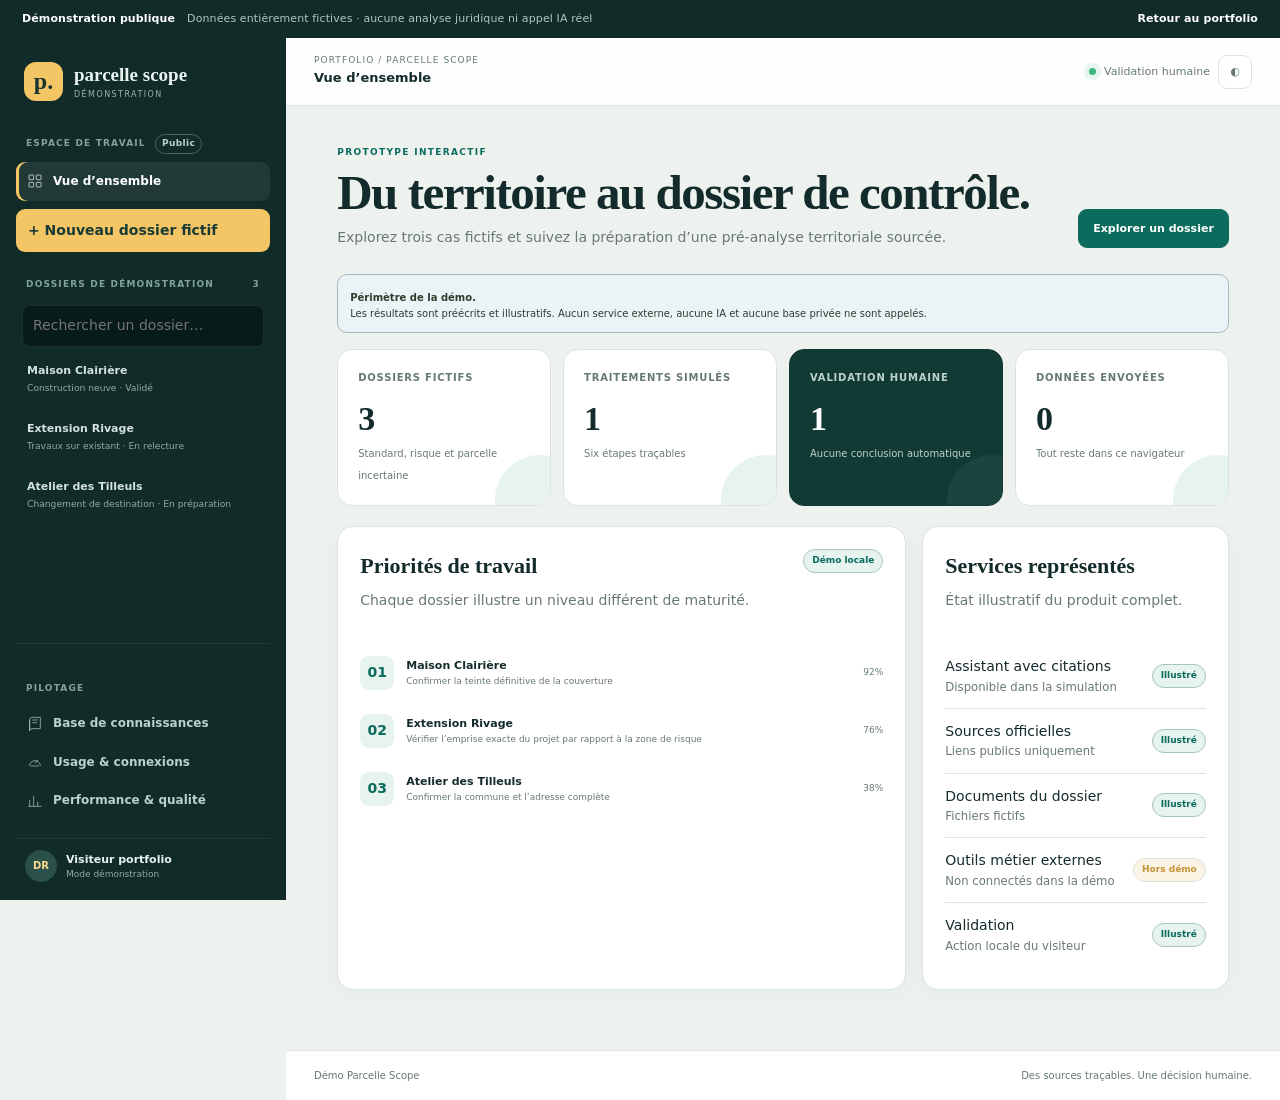
<file: demo/parcelle-scope.html>
<!doctype html>
<html lang="fr" data-theme="light">
<head>
  <meta charset="utf-8">
  <meta name="viewport" content="width=device-width,initial-scale=1">
  <meta name="description" content="Démonstration publique de Parcelle Scope, prototype de pré-analyse territoriale sourcée avec dossiers fictifs, repérage multi-source et validation humaine.">
  <meta name="robots" content="index,follow">
  <title>Parcelle Scope · Démo interactive | Denis Razafimandimby</title>
  <link rel="stylesheet" href="parcelle-scope.css">
</head>
<body>
  <a class="skip-link" href="#workspace">Aller au contenu</a>
  <div class="demo-banner" role="note">
    <strong>Démonstration publique</strong>
    <span>Données entièrement fictives · aucune analyse juridique ni appel IA réel</span>
    <a href="../index.html#parcelle-scope">Retour au portfolio</a>
  </div>

  <div class="app-shell">
    <aside class="sidebar" id="sidebar">
      <a class="brand" href="#" id="brandHome" aria-label="Accueil de la démonstration">
        <span class="mark">p.</span>
        <span><strong>parcelle scope</strong><small>DÉMONSTRATION</small></span>
      </a>

      <div class="space-label">ESPACE DE TRAVAIL <span>Public</span></div>
      <button class="side-nav active" data-admin-view="dashboard"><i data-icon="grid"></i> Vue d’ensemble</button>
      <button class="new-dossier" id="newDemoDossier">+ Nouveau dossier fictif</button>

      <div class="sidebar-label">DOSSIERS DE DÉMONSTRATION <span id="dossierCount">3</span></div>
      <label class="dossier-filter">
        <span class="sr-only">Rechercher un dossier</span>
        <input id="dossierSearch" type="search" placeholder="Rechercher un dossier…">
      </label>
      <div id="dossierList" class="dossier-list"></div>

      <div class="sidebar-bottom">
        <span class="sidebar-label">PILOTAGE</span>
        <button class="side-nav" data-admin-view="knowledge"><i data-icon="book"></i> Base de connaissances</button>
        <button class="side-nav" data-admin-view="usage"><i data-icon="gauge"></i> Usage & connexions</button>
        <button class="side-nav" data-admin-view="quality"><i data-icon="chart"></i> Performance & qualité</button>
        <div class="account"><span class="avatar">DR</span><span><strong>Visiteur portfolio</strong><small>Mode démonstration</small></span></div>
      </div>
    </aside>

    <button class="scrim" id="scrim" aria-label="Fermer le menu" hidden></button>

    <div class="main-shell">
      <header class="topbar">
        <button class="mobile-menu" id="mobileMenu" aria-label="Ouvrir le menu" aria-expanded="false">☰</button>
        <div><span class="workspace-label">Portfolio / Parcelle Scope</span><strong id="breadcrumb">Vue d’ensemble</strong></div>
        <div class="topbar-right"><span class="live-dot"></span><span>Validation humaine</span><button class="icon-button" id="themeToggle" title="Changer de thème" aria-label="Changer de thème">◐</button></div>
      </header>

      <main id="workspace" tabindex="-1"></main>

      <footer class="app-footer">Démo Parcelle Scope <span>Des sources traçables. Une décision humaine.</span></footer>
    </div>
  </div>

  <dialog id="modal" aria-labelledby="modalTitle">
    <div class="modal-head"><div><span class="eyebrow">DÉMONSTRATION</span><h2 id="modalTitle">Information</h2></div><button id="modalClose" aria-label="Fermer">×</button></div>
    <div id="modalBody" class="modal-body"></div>
  </dialog>
  <div class="toast" id="toast" role="status" aria-live="polite"></div>

  <script src="parcelle-scope.js" defer></script>
</body>
</html>
</file>
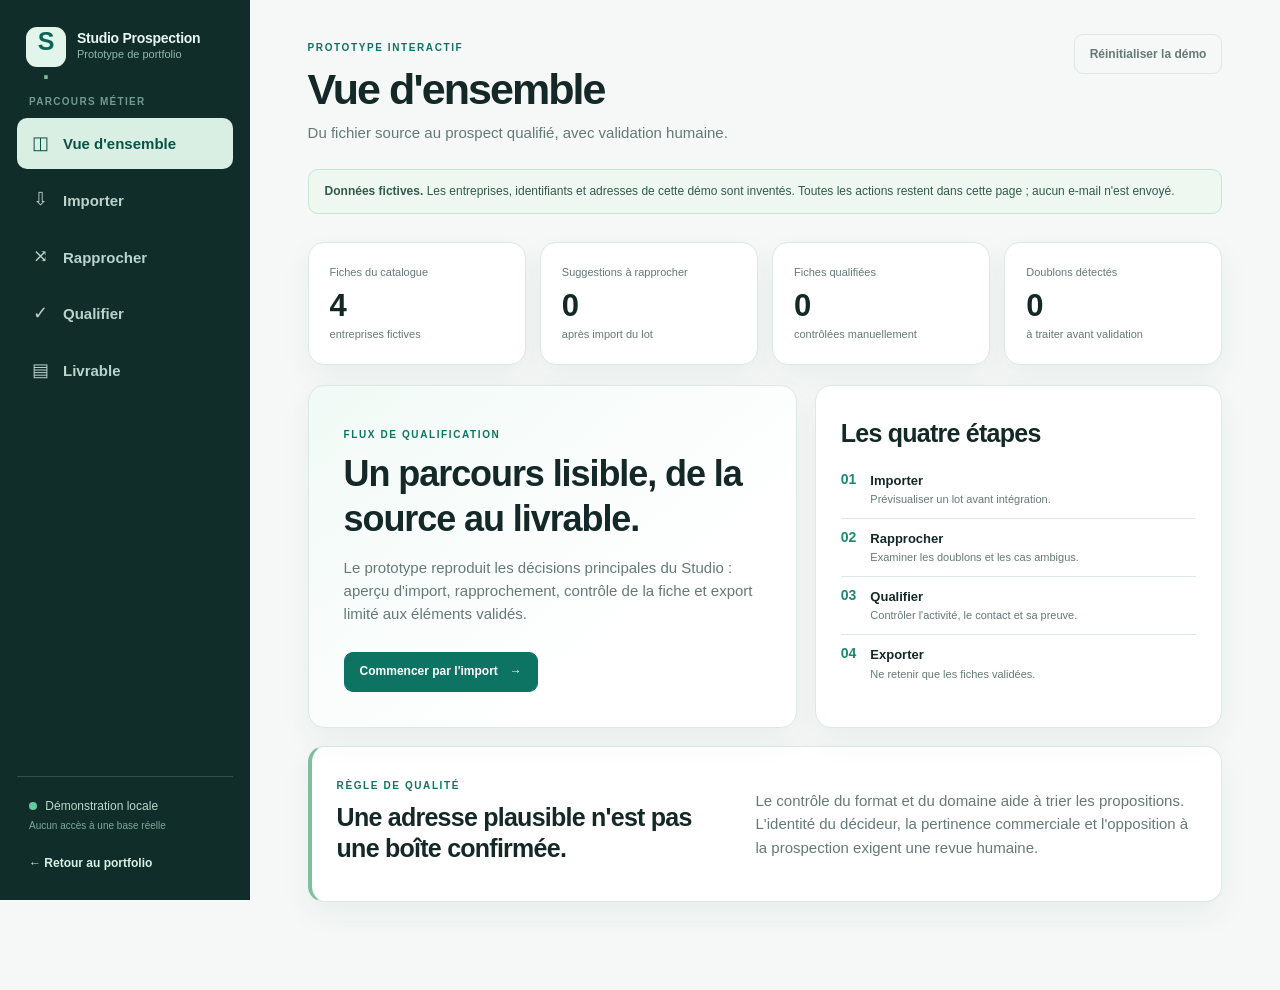
<file: demo/studio-prospection.html>
<!doctype html>
<html lang="fr">
<head>
  <meta charset="utf-8">
  <meta name="viewport" content="width=device-width,initial-scale=1">
  <meta name="robots" content="noindex">
  <meta name="description" content="Prototype interactif d'un studio de qualification de prospects, avec données fictives et traitement local dans le navigateur.">
  <title>Studio de prospection — Prototype interactif</title>
  <link rel="stylesheet" href="studio-prospection.css">
  <script src="studio-prospection.js" defer></script>
</head>
<body>
  <a class="skip" href="#main">Aller au contenu</a>
  <div class="shell">
    <aside class="sidebar">
      <div class="brand"><span class="brand-icon">S<span>.</span></span><div><strong>Studio Prospection</strong><small>Prototype de portfolio</small></div></div>
      <p class="nav-label">PARCOURS MÉTIER</p>
      <nav class="nav" aria-label="Vues du prototype">
        <button type="button" class="active" data-view="overview"><span>◫</span> Vue d'ensemble</button>
        <button type="button" data-view="import"><span>⇩</span> Importer</button>
        <button type="button" data-view="match"><span>⤨</span> Rapprocher</button>
        <button type="button" data-view="review"><span>✓</span> Qualifier</button>
        <button type="button" data-view="export"><span>▤</span> Livrable</button>
      </nav>
      <div class="sidebar-bottom"><span class="demo-dot"></span> Démonstration locale<br><small>Aucun accès à une base réelle</small><a href="../index.html#studio-prospection">← Retour au portfolio</a></div>
    </aside>

    <main class="main" id="main">
      <header class="topbar"><div><span class="eyebrow">PROTOTYPE INTERACTIF</span><h1 id="view-title">Vue d'ensemble</h1><p id="view-subtitle">Du fichier source au prospect qualifié, avec validation humaine.</p></div><button class="button subtle" id="reset" type="button">Réinitialiser la démo</button></header>
      <div class="notice" role="note"><strong>Données fictives.</strong> Les entreprises, identifiants et adresses de cette démo sont inventés. Toutes les actions restent dans cette page ; aucun e-mail n'est envoyé.</div>

      <section class="page active" id="overview" aria-labelledby="view-title">
        <div class="metrics"><article><span>Fiches du catalogue</span><strong id="metric-companies">0</strong><small>entreprises fictives</small></article><article><span>Suggestions à rapprocher</span><strong id="metric-suggestions">0</strong><small>après import du lot</small></article><article><span>Fiches qualifiées</span><strong id="metric-qualified">0</strong><small>contrôlées manuellement</small></article><article><span>Doublons détectés</span><strong id="metric-duplicates">0</strong><small>à traiter avant validation</small></article></div>
        <div class="overview-grid"><article class="panel hero-panel"><span class="eyebrow">FLUX DE QUALIFICATION</span><h2>Un parcours lisible, de la source au livrable.</h2><p>Le prototype reproduit les décisions principales du Studio : aperçu d'import, rapprochement, contrôle de la fiche et export limité aux éléments validés.</p><button class="button primary" type="button" data-view="import">Commencer par l'import <span>→</span></button></article><article class="panel"><h2>Les quatre étapes</h2><ol class="steps"><li><b>01</b><div><strong>Importer</strong><span>Prévisualiser un lot avant intégration.</span></div></li><li><b>02</b><div><strong>Rapprocher</strong><span>Examiner les doublons et les cas ambigus.</span></div></li><li><b>03</b><div><strong>Qualifier</strong><span>Contrôler l'activité, le contact et sa preuve.</span></div></li><li><b>04</b><div><strong>Exporter</strong><span>Ne retenir que les fiches validées.</span></div></li></ol></article></div>
        <article class="panel principle"><div><span class="eyebrow">RÈGLE DE QUALITÉ</span><h2>Une adresse plausible n'est pas une boîte confirmée.</h2></div><p>Le contrôle du format et du domaine aide à trier les propositions. L'identité du décideur, la pertinence commerciale et l'opposition à la prospection exigent une revue humaine.</p></article>
      </section>

      <section class="page" id="import" aria-label="Importer un lot fictif">
        <div class="section-head"><div><span class="eyebrow">ÉTAPE 01</span><h2>Prévisualiser un import</h2><p>Un lot d'exemple illustre la différence entre nouvelle fiche, doublon exact et rapprochement ambigu.</p></div><span class="step-tag">CSV de démonstration · 3 lignes</span></div>
        <article class="panel"><div class="file-head"><span class="file-icon">CSV</span><div><strong>lot_exemple_fictif.csv</strong><small>Source simulée · aucune donnée téléversée</small></div><span class="file-ready">Prêt à prévisualiser</span></div><div class="toolbar"><button type="button" class="button secondary" id="preview-import">Prévisualiser le lot</button><button type="button" class="button primary" id="commit-import" disabled>Intégrer les propositions</button></div><p class="feedback" id="import-feedback" aria-live="polite">Cliquez sur « Prévisualiser le lot » pour examiner les trois lignes.</p></article>
        <article class="panel" id="import-preview" hidden><h3>Résultat de l'aperçu</h3><div class="table-wrap"><table><thead><tr><th>Entreprise fictive</th><th>Identifiant démo</th><th>Ville</th><th>Rapprochement proposé</th></tr></thead><tbody id="preview-rows"></tbody></table></div></article>
      </section>

      <section class="page" id="match" aria-label="Rapprocher les suggestions">
        <div class="section-head"><div><span class="eyebrow">ÉTAPE 02</span><h2>Examiner les rapprochements</h2><p>Le Studio suggère une correspondance. Une personne décide quoi reprendre.</p></div><span class="step-tag" id="match-count">0 suggestion</span></div>
        <div id="suggestion-list" class="suggestion-list"></div>
        <p class="empty" id="match-empty">Importez d'abord le lot fictif pour voir les propositions.</p>
      </section>

      <section class="page" id="review" aria-label="Qualifier un prospect">
        <div class="section-head"><div><span class="eyebrow">ÉTAPE 03</span><h2>Contrôler et qualifier</h2><p>Les champs proposés ne valent pas validation automatique. La décision reste attribuée à un réviseur.</p></div><span class="step-tag">Revue humaine</span></div>
        <div class="review-grid"><article class="panel"><label class="field-label" for="company-select">Entreprise fictive</label><select id="company-select"></select><div id="company-details" class="company-details"></div></article><form class="panel review-form" id="review-form"><h3>Points de contrôle</h3><label class="check"><input type="checkbox" id="check-activity"><span><strong>Activité pertinente</strong><small>Entreprise et service proposés contrôlés.</small></span></label><label class="check"><input type="checkbox" id="check-decision"><span><strong>Décideur confirmé</strong><small>Identité et fonction rapprochées de la fiche.</small></span></label><label class="check"><input type="checkbox" id="check-contact"><span><strong>Coordonnée contrôlée</strong><small>Source consultée et adresse attribuée au bon contact.</small></span></label><label class="check"><input type="checkbox" id="check-opposition"><span><strong>Opposition détectée</strong><small>Bloque la qualification commerciale.</small></span></label><label class="field-label" for="evidence">Note de vérification</label><textarea id="evidence" rows="3" maxlength="240" placeholder="Ex. : page Équipe consultée ; fonction confirmée."></textarea><button class="button primary" type="submit">Enregistrer la qualification</button><p class="feedback" id="review-feedback" role="status" aria-live="polite"></p></form></div>
      </section>

      <section class="page" id="export" aria-label="Livrable qualifié">
        <div class="section-head"><div><span class="eyebrow">ÉTAPE 04</span><h2>Livrable de démonstration</h2><p>Seules les fiches ayant passé la revue humaine apparaissent ici.</p></div><button type="button" class="button primary" id="download" disabled>Télécharger le CSV fictif</button></div>
        <article class="panel"><div class="table-wrap"><table><thead><tr><th>Entreprise fictive</th><th>Segment</th><th>Ville</th><th>Coordonnée de démo</th><th>Statut</th></tr></thead><tbody id="qualified-rows"></tbody></table></div><p id="export-empty" class="empty">Aucune fiche qualifiée. Validez une entreprise dans l'étape précédente.</p></article>
      </section>
    </main>
  </div>
</body>
</html>
</file>
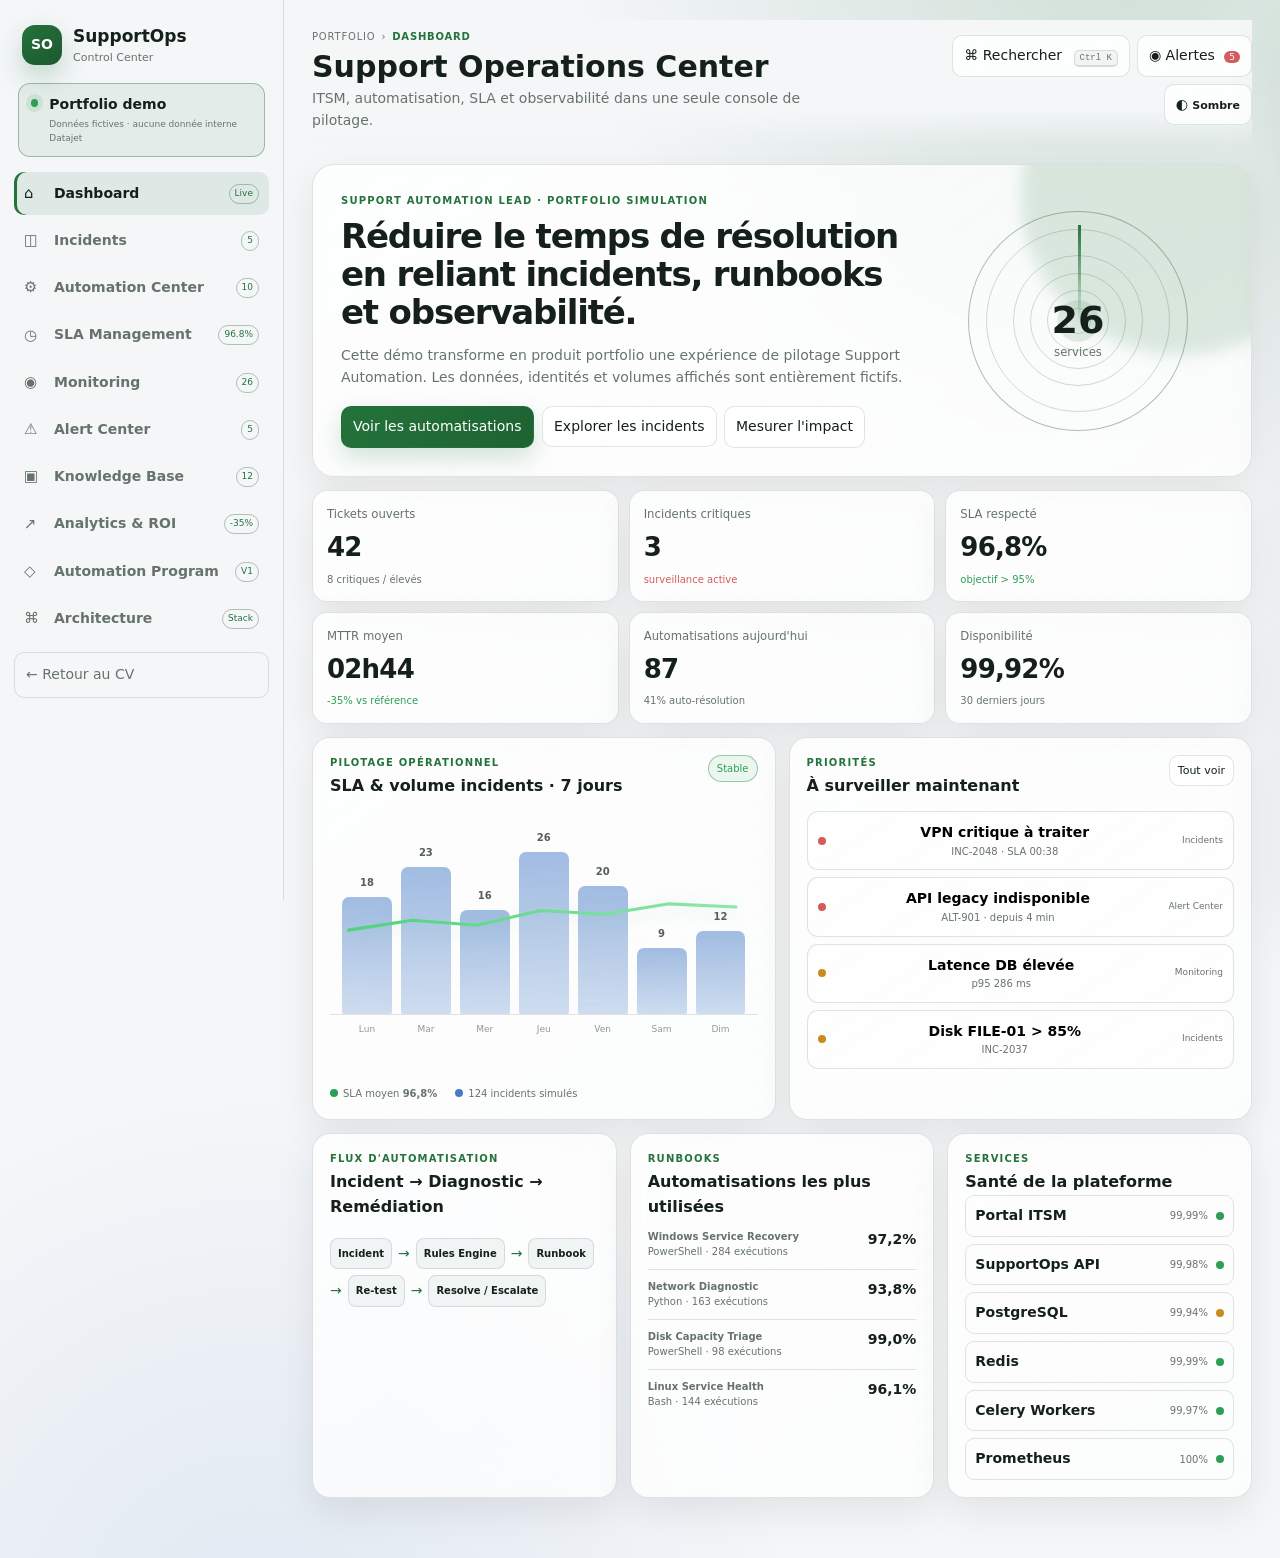
<file: demo/supportops-v1.html>
<!doctype html>
<html lang="fr" data-theme="dark">
<head>
  <meta charset="utf-8">
  <meta name="viewport" content="width=device-width,initial-scale=1">
  <meta name="description" content="SupportOps Control Center — démonstration portfolio ITSM, automatisation, SLA et observabilité.">
  <meta name="theme-color" content="#08110e">
  <title>SupportOps Control Center — ITSM · Automation · SLA · Observability</title>
  <link rel="stylesheet" href="supportops.css?v=20260818">
</head>
<body>
  <a class="skip" href="#main">Aller au contenu</a>
  <div class="app-shell">
    <aside class="sidebar" id="sidebar">
      <div class="brand-block"><div class="brand-mark">SO</div><div><strong>SupportOps</strong><span>Control Center</span></div></div>
      <div class="demo-note"><span class="status-dot"></span><div><b>Portfolio demo</b><small>Données fictives · aucune donnée interne Datajet</small></div></div>
      <nav class="side-nav" aria-label="Modules SupportOps">
        <button class="active" data-page="dashboard"><span>⌂</span><b>Dashboard</b><em>Live</em></button>
        <button data-page="incidents"><span>◫</span><b>Incidents</b><em id="navIncidentCount">8</em></button>
        <button data-page="automation"><span>⚙</span><b>Automation Center</b><em>10</em></button>
        <button data-page="sla"><span>◷</span><b>SLA Management</b><em>96.8%</em></button>
        <button data-page="monitoring"><span>◉</span><b>Monitoring</b><em>26</em></button>
        <button data-page="alerts"><span>⚠</span><b>Alert Center</b><em id="navAlertCount">5</em></button>
        <button data-page="knowledge"><span>▣</span><b>Knowledge Base</b><em>12</em></button>
        <button data-page="analytics"><span>↗</span><b>Analytics & ROI</b><em>-35%</em></button>
        <button data-page="project"><span>◇</span><b>Automation Program</b><em>V1</em></button>
        <button data-page="architecture"><span>⌘</span><b>Architecture</b><em>Stack</em></button>
      </nav>
      <a class="back-link" href="../index.html">← Retour au CV</a>
    </aside>

    <main class="main" id="main">
      <header class="topbar">
        <div><div class="breadcrumb"><span>Portfolio</span><i>›</i><b id="breadcrumbPage">Dashboard</b></div><h1 id="pageTitle">Support Operations Center</h1><p id="pageSubtitle">ITSM, automatisation, SLA et observabilité dans une seule console de pilotage.</p></div>
        <div class="top-actions"><button class="btn subtle" id="commandBtn" type="button"><span>⌘</span> Rechercher <kbd>Ctrl K</kbd></button><button class="btn alert-btn" id="notificationBtn" type="button"><span>◉</span> Alertes <em id="topAlertCount">5</em></button><button class="btn theme-btn" id="themeToggle" type="button" aria-label="Changer le thème">◐ <b>Sombre</b></button><button class="mobile-menu" id="mobileMenu" type="button" aria-label="Ouvrir le menu">☰</button></div>
      </header>

      <section class="page active" id="dashboard" data-title="Support Operations Center">
        <div class="hero-panel glass">
          <div><span class="eyebrow">Support Automation Lead · portfolio simulation</span><h2>Réduire le temps de résolution en reliant incidents, runbooks et observabilité.</h2><p>Cette démo transforme en produit portfolio une expérience de pilotage Support Automation. Les données, identités et volumes affichés sont entièrement fictifs.</p><div class="hero-actions"><button class="btn primary" data-jump="automation">Voir les automatisations</button><button class="btn" data-jump="incidents">Explorer les incidents</button><button class="btn" data-jump="analytics">Mesurer l'impact</button></div></div>
          <div class="hero-radar" aria-hidden="true"><span></span><span></span><span></span><i></i><b>26</b><small>services</small></div>
        </div>
        <div class="metric-grid six" id="dashboardMetrics"><article class="metric glass"><small>Tickets ouverts</small><strong id="metricOpen">42</strong><span>8 critiques / élevés</span></article><article class="metric glass"><small>Incidents critiques</small><strong>3</strong><span class="danger-text">surveillance active</span></article><article class="metric glass"><small>SLA respecté</small><strong>96,8%</strong><span class="success-text">objectif &gt; 95%</span></article><article class="metric glass"><small>MTTR moyen</small><strong>02h44</strong><span class="success-text">-35% vs référence</span></article><article class="metric glass"><small>Automatisations aujourd'hui</small><strong id="metricRuns">87</strong><span>41% auto-résolution</span></article><article class="metric glass"><small>Disponibilité</small><strong>99,92%</strong><span>30 derniers jours</span></article></div>
        <div class="grid two section-gap">
          <article class="card glass"><div class="card-head"><div><span class="eyebrow">Pilotage opérationnel</span><h3>SLA & volume incidents · 7 jours</h3></div><span class="badge ok">Stable</span></div><div class="chart-combo"><div class="bars" aria-label="Incidents par jour"><span style="--h:62%"><b>18</b><i>Lun</i></span><span style="--h:78%"><b>23</b><i>Mar</i></span><span style="--h:55%"><b>16</b><i>Mer</i></span><span style="--h:86%"><b>26</b><i>Jeu</i></span><span style="--h:68%"><b>20</b><i>Ven</i></span><span style="--h:35%"><b>9</b><i>Sam</i></span><span style="--h:44%"><b>12</b><i>Dim</i></span></div><svg class="sla-line" viewBox="0 0 700 190" role="img" aria-label="Courbe de conformité SLA"><defs><linearGradient id="lineGlow" x1="0" x2="1"><stop offset="0" stop-color="#4fd27a"/><stop offset="1" stop-color="#8ee7ab"/></linearGradient></defs><polyline points="30,78 135,62 240,70 345,46 450,52 555,35 665,40" fill="none" stroke="url(#lineGlow)" stroke-width="5" stroke-linecap="round" stroke-linejoin="round"/><line x1="20" y1="95" x2="680" y2="95" stroke="currentColor" opacity=".13" stroke-dasharray="6 7"/></svg></div><div class="chart-legend"><span><i class="legend-dot green"></i>SLA moyen <b>96,8%</b></span><span><i class="legend-dot blue"></i>124 incidents simulés</span></div></article>
          <article class="card glass"><div class="card-head"><div><span class="eyebrow">Priorités</span><h3>À surveiller maintenant</h3></div><button class="btn compact" data-jump="alerts">Tout voir</button></div><div class="priority-list" id="priorityList"></div></article>
        </div>
        <div class="grid three section-gap"><article class="card glass mini-flow"><span class="eyebrow">Flux d'automatisation</span><h3>Incident → Diagnostic → Remédiation</h3><div class="flowline"><b>Incident</b><i>→</i><b>Rules Engine</b><i>→</i><b>Runbook</b><i>→</i><b>Re-test</b><i>→</i><b>Resolve / Escalate</b></div></article><article class="card glass"><span class="eyebrow">Runbooks</span><h3>Automatisations les plus utilisées</h3><div class="mini-list" id="topRunbooks"></div></article><article class="card glass"><span class="eyebrow">Services</span><h3>Santé de la plateforme</h3><div class="health-list" id="healthList"></div></article></div>
      </section>

      <section class="page" id="incidents"><div class="metric-grid four"><article class="metric glass"><small>Ouverts</small><strong>42</strong><span>tous niveaux</span></article><article class="metric glass"><small>P1 / P2</small><strong>8</strong><span class="warn-text">prioritaires</span></article><article class="metric glass"><small>Auto-résolus</small><strong>41%</strong><span>sur incidents éligibles</span></article><article class="metric glass"><small>Backlog &gt; 24h</small><strong>6</strong><span>à traiter</span></article></div><article class="card glass section-gap"><div class="toolbar"><div class="searchbox"><span>⌕</span><input id="incidentSearch" placeholder="Rechercher incident, service, utilisateur…"></div><select id="incidentPriority"><option value="all">Toutes priorités</option><option>P1</option><option>P2</option><option>P3</option><option>P4</option></select><select id="incidentStatus"><option value="all">Tous statuts</option><option value="Nouveau">Nouveau</option><option value="En cours">En cours</option><option value="Résolu">Résolu</option></select><span class="spacer"></span><button class="btn primary" id="newIncidentBtn">+ Nouvel incident</button></div><div class="tablewrap"><table><thead><tr><th>ID</th><th>Titre</th><th>Service</th><th>Priorité</th><th>Statut</th><th>SLA</th><th>Technicien</th><th>Automation</th></tr></thead><tbody id="incidentRows"></tbody></table></div></article></section>

      <section class="page" id="automation"><div class="banner safe-banner"><span>DEMO MODE</span><p>Les runbooks de cette page sont des simulations visuelles. Aucune commande système n'est exécutée depuis le portfolio public.</p></div><div class="toolbar section-gap"><div class="searchbox"><span>⌕</span><input id="runbookSearch" placeholder="Rechercher un runbook…"></div><div class="seg"><button class="active" data-runbook-lang="all">Tous</button><button data-runbook-lang="PowerShell">PowerShell</button><button data-runbook-lang="Python">Python</button><button data-runbook-lang="Bash">Bash</button></div></div><div class="runbook-grid" id="runbookGrid"></div></section>

      <section class="page" id="sla"><div class="metric-grid four"><article class="metric glass"><small>Conformité globale</small><strong>96,8%</strong><span class="success-text">+1,8 pt vs objectif</span></article><article class="metric glass"><small>SLA à risque</small><strong>4</strong><span class="warn-text">fenêtre &lt; 45 min</span></article><article class="metric glass"><small>SLA dépassés</small><strong>2</strong><span class="danger-text">analyse requise</span></article><article class="metric glass"><small>MTTA médian</small><strong>08 min</strong><span>prise en charge</span></article></div><div class="grid two section-gap"><article class="card glass"><div class="card-head"><div><span class="eyebrow">Catalogue</span><h3>Politiques SLA</h3></div></div><div id="slaPolicies" class="sla-policies"></div></article><article class="card glass"><div class="card-head"><div><span class="eyebrow">Risque</span><h3>Tickets proches de l'échéance</h3></div></div><div id="slaRiskList" class="mini-list rich"></div></article></div><article class="card glass section-gap"><div class="card-head"><div><span class="eyebrow">Conformité</span><h3>SLA sur 30 jours</h3></div><span class="badge ok">&gt;95% maintenu</span></div><div class="progress-month" id="slaMonth"></div></article></section>

      <section class="page" id="monitoring"><div class="metric-grid four"><article class="metric glass"><small>Services surveillés</small><strong>26</strong><span>infra + apps</span></article><article class="metric glass"><small>Up</small><strong>24</strong><span class="success-text">92,3%</span></article><article class="metric glass"><small>Warning</small><strong>1</strong><span class="warn-text">DB latency</span></article><article class="metric glass"><small>Down</small><strong>1</strong><span class="danger-text">API legacy</span></article></div><div class="grid two section-gap"><article class="card glass"><div class="card-head"><div><span class="eyebrow">Service map</span><h3>Santé des composants</h3></div><span class="badge blue">Prometheus</span></div><div class="service-map" id="serviceMap"></div></article><article class="card glass"><div class="card-head"><div><span class="eyebrow">Métriques</span><h3>Signaux clés</h3></div></div><div class="metric-lines" id="metricLines"></div></article></div><article class="card glass section-gap"><div class="card-head"><div><span class="eyebrow">Disponibilité</span><h3>Uptime synthétique · 24h</h3></div><span class="badge ok">99,92%</span></div><div class="uptime-strip" id="uptimeStrip"></div></article></section>

      <section class="page" id="alerts"><div class="toolbar"><div class="seg"><button class="active" data-alert-filter="all">Toutes</button><button data-alert-filter="critical">Critical</button><button data-alert-filter="warning">Warning</button><button data-alert-filter="info">Info</button></div><span class="spacer"></span><span class="muted">Alertes fictives de démonstration</span></div><div class="alert-list section-gap" id="alertList"></div></section>

      <section class="page" id="knowledge"><div class="toolbar"><div class="searchbox"><span>⌕</span><input id="kbSearch" placeholder="Rechercher article, symptôme, technologie…"></div><span class="spacer"></span><button class="btn primary" id="newKbBtn">+ Nouvel article</button></div><div class="kb-grid section-gap" id="kbGrid"></div></section>

      <section class="page" id="analytics"><div class="banner info-banner"><span>Note portfolio</span><p>Les chiffres ci-dessous sont des données fictives de démonstration structurées autour des résultats présentés dans le CV, et non des exports internes d'une entreprise.</p></div><div class="comparison-grid section-gap" id="comparisonGrid"></div><div class="grid two section-gap"><article class="card glass"><div class="card-head"><div><span class="eyebrow">MTTR</span><h3>Évolution simulée</h3></div><span class="badge ok">-35%</span></div><div class="mttr-chart"><div><span>Avant</span><b style="--w:100%">4h12</b></div><div><span>Après</span><b style="--w:65%">2h44</b></div></div></article><article class="card glass"><div class="card-head"><div><span class="eyebrow">Automation ROI</span><h3>Temps opérationnel libéré</h3></div></div><div class="roi-ring"><div><strong>142 h</strong><span>/ mois</span></div></div><div class="chart-legend"><span>590 tâches manuelles évitées</span><span>386 incidents auto-résolus</span></div></article></div></section>

      <section class="page" id="project"><div class="program-head glass"><div><span class="eyebrow">Programme Support Automation</span><h2>De l'audit des processus à la mise en production.</h2><p>Vue portfolio d'un programme d'automatisation du support avec équipe de 3 personnes, jalons, backlog et indicateurs.</p></div><div class="program-score"><strong>72%</strong><span>maturité V1</span></div></div><div class="phase-track section-gap" id="phaseTrack"></div><div class="grid two section-gap"><article class="card glass"><div class="card-head"><div><span class="eyebrow">Backlog</span><h3>Board de livraison</h3></div></div><div class="kanban" id="kanban"></div></article><article class="card glass"><div class="card-head"><div><span class="eyebrow">Équipe</span><h3>Répartition simulée</h3></div></div><div class="team-list" id="teamList"></div></article></div></section>

      <section class="page" id="architecture"><div class="architecture glass"><div class="arch-layer"><span>UTILISATEURS / SUPPORT</span><div><b>Portal ITSM</b><b>Techniciens</b><b>Service Owners</b></div></div><i>↓</i><div class="arch-layer accent"><span>SUPPORTOPS API</span><div><b>FastAPI</b><b>RBAC</b><b>Rules Engine</b><b>Audit</b></div></div><i>↓</i><div class="arch-split"><div class="arch-layer"><span>AUTOMATION</span><div><b>Celery Workers</b><b>Python</b><b>PowerShell</b><b>Bash</b></div></div><div class="arch-layer"><span>DATA</span><div><b>PostgreSQL</b><b>Redis</b><b>Knowledge Base</b></div></div></div><i>↓</i><div class="arch-layer blue"><span>OBSERVABILITY</span><div><b>Prometheus</b><b>Grafana</b><b>Alertmanager</b><b>Logs</b></div></div><i>↓</i><div class="arch-layer"><span>SERVICES CIBLES</span><div><b>Windows / Linux</b><b>Applications</b><b>Réseau</b><b>Cloud</b></div></div></div><div class="stack-tags section-gap"><span>Python</span><span>FastAPI</span><span>PostgreSQL</span><span>Redis</span><span>Celery</span><span>Prometheus</span><span>Grafana</span><span>Docker</span><span>PowerShell</span><span>Bash</span></div></section>
    </main>
  </div>

  <div class="scrim" id="scrim" hidden></div>
  <aside class="drawer" id="drawer" aria-hidden="true"><div class="drawer-head"><div><span class="eyebrow">Centre opérationnel</span><h2>Notifications</h2></div><button class="icon-btn" id="drawerClose">×</button></div><div id="drawerAlerts" class="drawer-list"></div></aside>
  <div class="command-bg" id="commandBg" hidden><section class="command"><div class="command-input"><span>⌕</span><input id="commandSearch" placeholder="Rechercher un module ou une action…"><kbd>Esc</kbd></div><div id="commandResults"></div></section></div>
  <div class="modal-bg" id="modalBg" hidden><section class="modal" role="dialog" aria-modal="true" aria-labelledby="modalTitle"><div class="modal-head"><h2 id="modalTitle"></h2><button class="icon-btn" data-close-modal>×</button></div><div class="modal-body" id="modalBody"></div><div class="modal-actions" id="modalActions"></div></section></div>
  <div class="toast" id="toast" role="status"></div>
  <script src="supportops.js?v=20260818"></script>
</body>
</html>
</file>
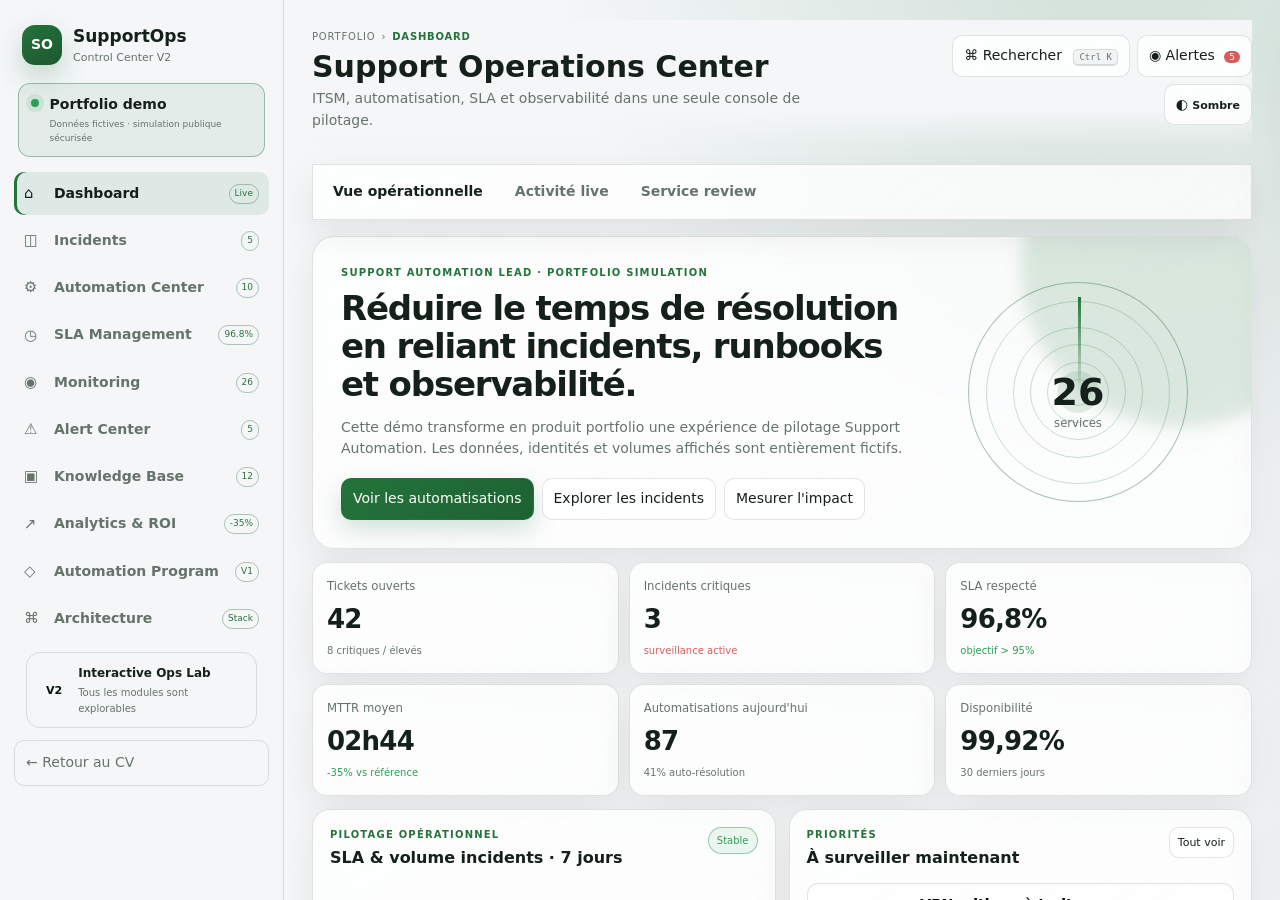
<file: demo/supportops-v2.html>
<!doctype html>
<html lang="fr" data-theme="dark">
<head>
  <meta charset="utf-8">
  <meta name="viewport" content="width=device-width,initial-scale=1">
  <meta name="description" content="SupportOps Control Center V2 — démonstration portfolio interactive ITSM, automatisation, SLA, observabilité, knowledge et pilotage.">
  <meta name="theme-color" content="#08110e">
  <title>SupportOps Control Center V2 — Interactive Ops Lab</title>
  <style>
    :root{--boot-bg:#08110e;--boot-text:#9bb2a5;--boot-title:#f4fbf6;--boot-accent:#35c46a}
    html[data-theme="light"]{--boot-bg:#f4f6f8;--boot-text:#66736b;--boot-title:#142019;--boot-accent:#24733b}
    html,body{margin:0;width:100%;height:100%;overflow:hidden;background:var(--boot-bg);transition:background .2s ease}
    #supportopsFrame{display:block;width:100%;height:100%;border:0;background:transparent}
    .boot{position:fixed;inset:0;display:grid;place-items:center;font:600 14px system-ui;color:var(--boot-text);background:var(--boot-bg);z-index:2;transition:background .2s ease,color .2s ease}
    .boot span{display:grid;gap:8px;text-align:center}.boot b{color:var(--boot-title);font-size:20px}.boot i{width:48px;height:4px;border-radius:99px;background:var(--boot-accent);animation:pulse 1s ease-in-out infinite;margin:auto}@keyframes pulse{50%{opacity:.35;transform:scaleX(.6)}}
  </style>
</head>
<body>
  <div class="boot" id="boot"><span><b>SupportOps Control Center V2</b><i></i>Chargement de l’Interactive Ops Lab…</span></div>
  <iframe id="supportopsFrame" src="supportops-v1.html?v=20260818themefix" title="SupportOps Control Center V2"></iframe>
  <script>
    (()=>{
      const frame=document.getElementById('supportopsFrame'),boot=document.getElementById('boot'),outerRoot=document.documentElement;
      const saved=(()=>{try{return localStorage.getItem('theme')}catch(_){return null}})();
      const initial=saved==='light'||saved==='dark'?saved:(window.matchMedia?.('(prefers-color-scheme: light)').matches?'light':'dark');
      outerRoot.dataset.theme=initial;

      const setOuterTheme=theme=>{
        outerRoot.dataset.theme=theme;
        document.querySelector('meta[name="theme-color"]')?.setAttribute('content',theme==='light'?'#f4f6f8':'#08110e');
      };

      frame.addEventListener('load',()=>{
        try{
          const doc=frame.contentDocument;
          if(!doc)return;
          if(!doc.querySelector('link[href*="supportops-v2.css"]')){
            const css=doc.createElement('link');css.rel='stylesheet';css.href='supportops-v2.css?v=20260818themefix';doc.head.appendChild(css);
          }
          const load=(src,after)=>{
            if(doc.querySelector(`script[src*="${src}"]`)){after?.();return}
            const js=doc.createElement('script');js.src=`${src}?v=20260818themefix`;js.async=false;if(after)js.addEventListener('load',after,{once:true});doc.body.appendChild(js);
          };
          load('supportops-v2.js',()=>load('supportops-v2-hotfix.js'));

          const applyTheme=theme=>{
            const next=theme==='light'?'light':'dark';
            doc.documentElement.dataset.theme=next;
            setOuterTheme(next);
            try{localStorage.setItem('theme',next)}catch(_){}
            doc.querySelector('meta[name="theme-color"]')?.setAttribute('content',next==='light'?'#f4f6f8':'#08110e');
            const btn=doc.getElementById('themeToggle');
            if(btn){
              btn.setAttribute('aria-pressed',String(next==='dark'));
              btn.setAttribute('aria-label',next==='dark'?'Passer au thème clair':'Passer au thème sombre');
              btn.innerHTML=`${next==='dark'?'☀':'◐'} <b>${next==='dark'?'Clair':'Sombre'}</b>`;
            }
          };

          applyTheme(initial);
          const themeBtn=doc.getElementById('themeToggle');
          if(themeBtn&&!themeBtn.dataset.v2ThemeBound){
            themeBtn.dataset.v2ThemeBound='true';
            themeBtn.addEventListener('click',e=>{
              e.preventDefault();
              e.stopImmediatePropagation();
              applyTheme(doc.documentElement.dataset.theme==='dark'?'light':'dark');
            },true);
          }

          const back=doc.querySelector('.back-link');
          if(back)back.addEventListener('click',e=>{e.preventDefault();window.location.href='../index.html'});
          const title=doc.querySelector('.brand-block span');if(title)title.textContent='Control Center V2';
          const note=doc.querySelector('.demo-note small');if(note)note.textContent='Données fictives · simulation publique sécurisée';
          setTimeout(()=>{boot.style.display='none'},320);
        }catch(err){console.error(err);boot.textContent='Impossible de charger la V2.'}
      });
    })();
  </script>
</body>
</html>
</file>
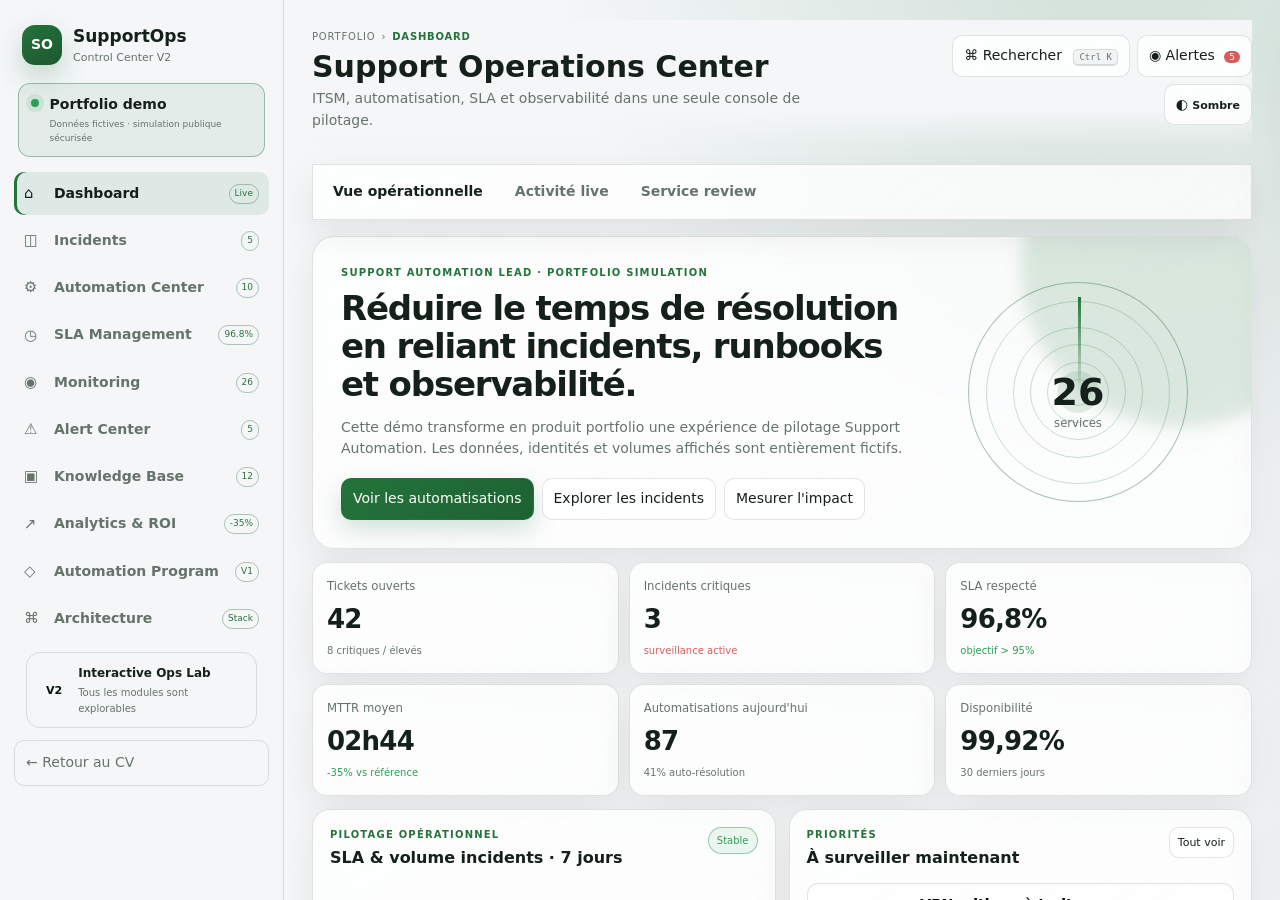
<file: demo/supportops.html>
<!doctype html>
<html lang="fr" data-theme="dark">
<head>
  <meta charset="utf-8">
  <meta name="viewport" content="width=device-width,initial-scale=1">
  <meta name="robots" content="noindex">
  <meta name="theme-color" content="#08110e">
  <title>SupportOps Control Center V2</title>
  <style>
    html,body{margin:0;min-height:100%;background:#08110e;color:#f4fbf6;font:600 15px system-ui}
    main{min-height:100vh;display:grid;place-items:center;padding:24px;text-align:center}
    .card{max-width:540px;padding:30px;border:1px solid #244235;border-radius:24px;background:#0d1813;box-shadow:0 22px 70px rgba(0,0,0,.34)}
    .mark{width:58px;height:58px;margin:auto auto 18px;border-radius:18px;display:grid;place-items:center;background:#42b967;color:white;font-size:20px}.muted{color:#93a79b;font-weight:400;line-height:1.6}a{display:inline-block;margin-top:18px;padding:12px 18px;border-radius:12px;background:#42b967;color:white;text-decoration:none}
  </style>
  <script>location.replace('supportops-v2.html?v=20260818themefix');</script>
</head>
<body>
  <main><div class="card"><div class="mark">SO</div><h1>SupportOps V2</h1><p class="muted">La démonstration a été mise à niveau vers l’Interactive Ops Lab V2. Redirection en cours…</p><a href="supportops-v2.html?v=20260818themefix">Ouvrir SupportOps V2</a></div></main>
</body>
</html>
</file>
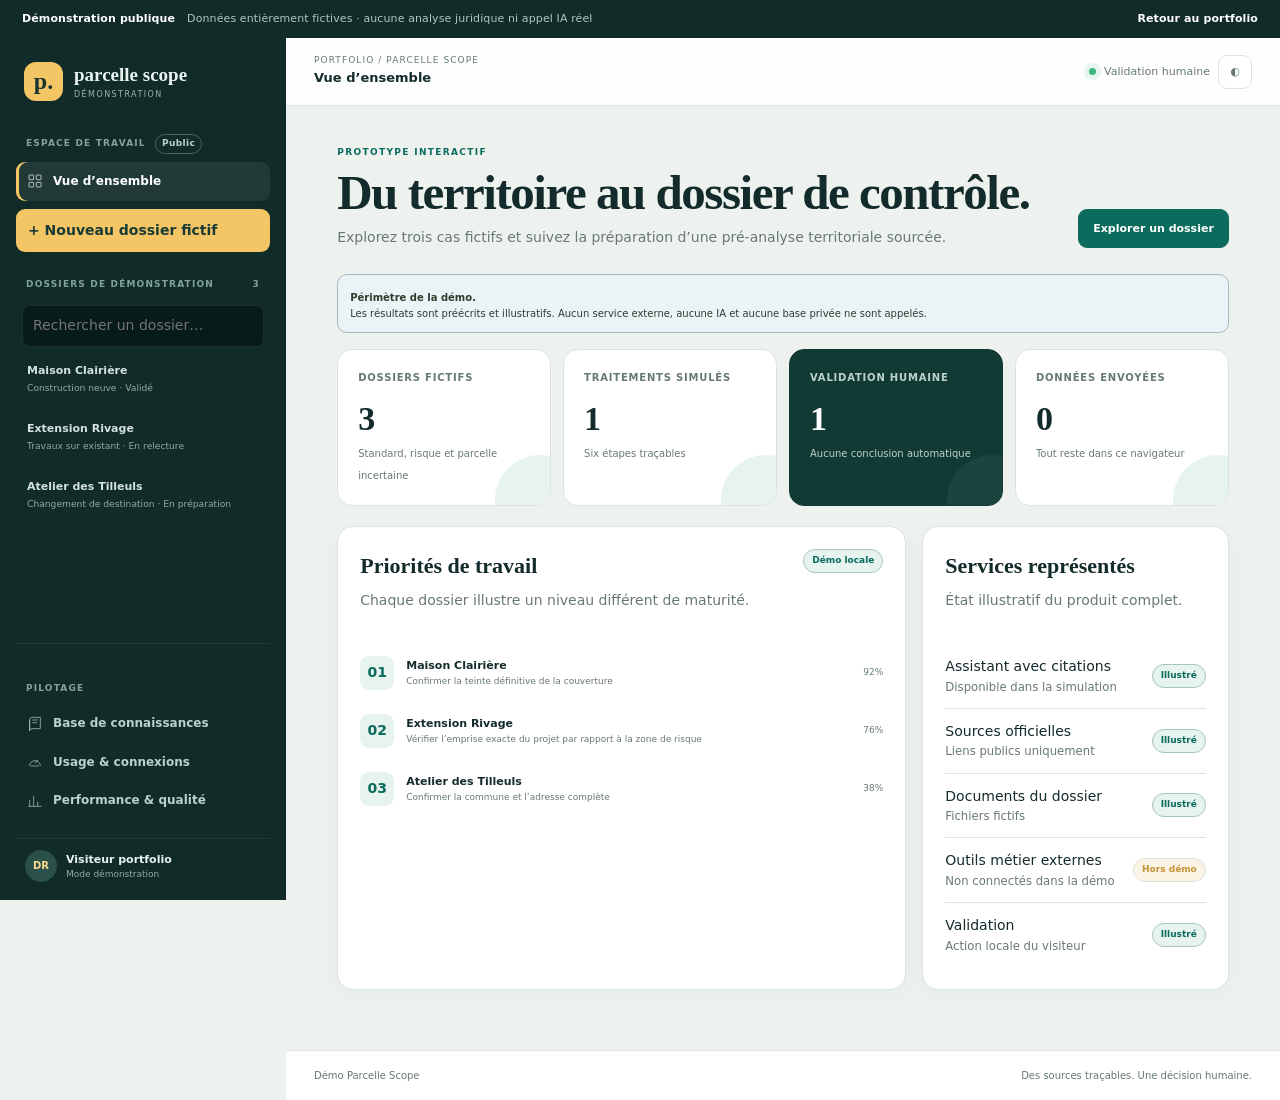
<file: demo/urbanisme-studio.html>
<!doctype html>
<html lang="fr">
<head>
  <meta charset="utf-8">
  <meta name="viewport" content="width=device-width,initial-scale=1">
  <meta name="robots" content="noindex">
  <meta http-equiv="refresh" content="0;url=parcelle-scope.html">
  <link rel="canonical" href="parcelle-scope.html">
  <title>Redirection vers Parcelle Scope</title>
</head>
<body><p>Cette démonstration s’appelle désormais <a href="parcelle-scope.html">Parcelle Scope</a>.</p></body>
</html>
</file>
<file: demo/atelier.css>
:root{color-scheme:light;--ink:#17342c;--forest:#153d32;--deep:#102b25;--sage:#668276;--line:#dce5dc;--paper:#f5f6f1;--white:#fff;--lime:#d6eeb4;--shadow:0 22px 70px rgba(20,47,36,.09)}
*{box-sizing:border-box}html{scroll-behavior:smooth}body{margin:0;background:var(--paper);color:var(--ink);font-family:Inter,ui-sans-serif,system-ui,-apple-system,BlinkMacSystemFont,"Segoe UI",sans-serif;line-height:1.5;-webkit-font-smoothing:antialiased}button,input,textarea{font:inherit}button{cursor:pointer}a{color:inherit}.skip{position:fixed;top:-60px;left:14px;z-index:10;padding:10px;background:#fff}.skip:focus{top:12px}
.topbar{height:76px;max-width:1600px;margin:auto;padding:0 clamp(20px,4vw,70px);display:flex;align-items:center;justify-content:space-between;gap:16px;border-bottom:1px solid var(--line)}.identity{display:inline-flex;align-items:center;gap:11px;text-decoration:none}.identity-icon{width:37px;height:37px;border-radius:11px;display:grid;place-items:center;background:var(--forest);color:#fff;font-family:Georgia,serif;font-size:24px}.identity strong,.identity small{display:block;line-height:1.1}.identity strong{font-family:Georgia,serif;font-size:25px;font-weight:500}.identity small{font-size:9px;letter-spacing:.17em;text-transform:uppercase;color:var(--sage);margin-top:4px}.top-actions{display:flex;align-items:center;gap:25px}.demo-pill{display:inline-flex;align-items:center;gap:8px;background:#e8f2e7;border:1px solid #cfe3cc;color:#315643;padding:7px 11px;border-radius:999px;font-size:12px;font-weight:700}.demo-pill span{width:7px;height:7px;background:#61a66a;border-radius:50%}.back-link{text-decoration:none;font-size:13px;font-weight:700}.back-link:hover,.footnote a:hover{text-decoration:underline}
main{width:min(1500px,calc(100% - 40px));margin:auto}.intro{padding:clamp(42px,5vw,77px) 0 35px;display:grid;grid-template-columns:minmax(0,1.3fr) minmax(280px,.6fr);gap:48px;align-items:end}.eyebrow,.panel-index{font-size:11px;font-weight:800;letter-spacing:.16em;color:#3e7457}.intro h1{font-size:clamp(42px,5.4vw,78px);letter-spacing:-.065em;line-height:1.03;margin:18px 0 20px;max-width:950px;font-family:Georgia,"Times New Roman",serif;font-weight:500}.intro-copy p{max-width:770px;color:#5e7468;font-size:17px;margin:0}.intro-steps{display:grid;grid-template-columns:1fr 1fr;gap:9px;padding-bottom:5px}.intro-steps span{padding:13px;border:1px solid var(--line);border-radius:12px;background:#fff;font-size:12px;font-weight:650;white-space:nowrap}.intro-steps b{color:#6b9874;margin-right:7px}.disclosure{display:flex;gap:14px;align-items:flex-start;border:1px solid #cbddcd;background:#edf4eb;padding:15px 18px;border-radius:14px;color:#355846;font-size:13px;margin:2px 0 22px}.disclosure p{margin:0}.disclosure-icon{flex:0 0 22px;height:22px;border-radius:50%;background:#cfe2c8;display:grid;place-items:center;font-size:12px;font-style:italic;font-weight:700}
.workspace{display:grid;grid-template-columns:minmax(350px,.84fr) minmax(540px,1.38fr);gap:18px;align-items:start}.control-panel,.result-panel{border:1px solid var(--line);border-radius:22px;background:#fff;box-shadow:var(--shadow);overflow:hidden}.control-panel{padding:30px}.result-panel{padding:30px}.panel-heading h2{font-family:Georgia,"Times New Roman",serif;font-size:clamp(30px,3vw,40px);font-weight:500;letter-spacing:-.035em;line-height:1.15;margin:9px 0 8px}.panel-heading p{font-size:13px;color:var(--sage);margin:0 0 24px}.field-grid{display:grid;grid-template-columns:1fr 1fr;gap:13px}form label:not(.style-option):not(.upload-control){display:block;font-size:12px;font-weight:750;margin-bottom:17px}input[type=text],form input:not([type]),textarea{margin-top:7px;width:100%;min-height:43px;padding:10px 12px;border:1px solid #d5dfd5;border-radius:9px;color:var(--ink);background:#fbfcf9;outline:none;transition:border-color .2s,box-shadow .2s}textarea{resize:vertical;min-height:88px}input:focus-visible,textarea:focus-visible,button:focus-visible,a:focus-visible{outline:3px solid #88aa7f;outline-offset:2px}input:not([type]):focus,textarea:focus{border-color:#6a9873;box-shadow:0 0 0 3px #dbe9d8}.style-field{border:0;padding:0;margin:0 0 20px}.style-field legend,.uploads h3{font-size:13px;font-weight:800;margin:0 0 10px}.style-options{display:grid;grid-template-columns:repeat(3,1fr);gap:8px}.style-option{position:relative;display:block;cursor:pointer}.style-option input{position:absolute;opacity:0;inset:0}.style-option span{display:block;padding:11px 9px;border:1px solid var(--line);border-radius:10px;transition:.2s;background:#fbfcf9;min-height:67px}.style-option b,.style-option small{display:block}.style-option b{font-size:11px}.style-option small{font-size:10px;color:var(--sage);margin-top:3px}.style-option input:checked+span{border-color:#426f51;background:#e9f2e6;box-shadow:inset 0 0 0 1px #426f51}.style-option input:focus-visible+span{outline:3px solid #88aa7f;outline-offset:2px}.uploads{border-top:1px solid var(--line);padding-top:19px}.uploads h3 small{font-size:11px;font-weight:500;color:var(--sage)}.upload-grid{display:grid;gap:8px}.upload-control{border:1px dashed #becfbf;border-radius:11px;padding:10px 12px;display:grid;grid-template-columns:1fr auto;gap:4px 8px;align-items:center;cursor:pointer}.upload-control:hover{background:#f7faf5;border-color:#71946f}.upload-control span{font-size:12px;font-weight:750}.upload-control input{grid-column:2;grid-row:1/3;width:88px;font-size:10px;color:transparent}.upload-control input::file-selector-button{border:0;border-radius:7px;background:#e5efe1;color:#2c5740;padding:6px 7px;cursor:pointer;font-weight:700;font-size:10px}.upload-control small{grid-column:1;font-size:10px;color:var(--sage);overflow:hidden;text-overflow:ellipsis;white-space:nowrap}.upload-note{font-size:11px;color:var(--sage);margin:11px 0 0}.primary-actions{display:flex;align-items:center;flex-wrap:wrap;gap:10px;margin-top:24px}.button{border:1px solid transparent;border-radius:10px;min-height:42px;padding:10px 15px;font-size:12px;font-weight:800;transition:transform .2s ease,background .2s ease,border-color .2s ease,box-shadow .2s ease}.button:hover{transform:translateY(-2px)}.button-primary{background:var(--forest);color:#fff}.button-primary:hover{background:#205b45;box-shadow:0 10px 22px rgba(21,61,50,.17)}.button-quiet{background:transparent;color:var(--sage)}.button-quiet:hover{color:var(--forest)}.button-secondary{background:#dcf0c0;color:#1c4833}.button-secondary:hover{background:#c8e6a4}.button-outline{border-color:#aec8ad;background:#fff;color:var(--forest)}.button-outline:hover{background:#f0f6ed}
.result-heading{display:flex;justify-content:space-between;align-items:flex-start;gap:15px}.result-heading p{margin-bottom:17px}.version-badge{white-space:nowrap;border-radius:999px;background:#e6f0e2;color:#345640;padding:8px 11px;font-size:11px;font-weight:800}.preview-toolbar{border-top:1px solid var(--line);padding:17px 0;display:flex;justify-content:space-between;align-items:center;gap:10px}.segmented{display:inline-flex;padding:4px;border-radius:10px;background:#ecf1e9}.segmented button{border:0;background:transparent;border-radius:7px;padding:8px 12px;color:#668075;font-size:11px;font-weight:750}.segmented button.active{background:#fff;color:var(--forest);box-shadow:0 2px 8px rgba(23,52,44,.1)}.preview-note{font-size:11px;color:var(--sage)}.preview-frame{background:#e8eee7;border:1px solid #d8e5d8;border-radius:15px;padding:17px;min-height:580px;display:flex;justify-content:center;transition:background .25s}.preview-window{width:100%;max-width:100%;background:#fff;border-radius:9px;overflow:hidden;box-shadow:0 20px 45px rgba(18,46,35,.18);transition:max-width .3s}.preview-frame.mobile .preview-window{max-width:305px;border-radius:22px;border:7px solid #172b26}.window-bar{height:31px;padding:0 12px;display:flex;align-items:center;justify-content:space-between;gap:10px;background:#f8faf6;border-bottom:1px solid #e5ede5;color:#809488;font-size:9px}.window-dots{color:#bdcfc1;letter-spacing:2px}.canvas-scroller{height:510px;overflow:auto;background:#fff}.canvas-scroller canvas{display:block;width:100%;height:auto}.preview-frame.mobile .canvas-scroller{height:560px}.refinement,.delivery{display:flex;gap:20px;align-items:center;justify-content:space-between;border-top:1px solid var(--line);padding:25px 0 0;margin-top:22px}.refinement h3,.delivery h3{font-size:17px;letter-spacing:-.02em;margin:5px 0}.refinement p,.delivery p{font-size:12px;color:var(--sage);margin:0;max-width:540px}.refinement .button{flex-shrink:0}.delivery{padding-bottom:1px}.delivery-actions{display:flex;flex-direction:column;gap:7px;min-width:205px}.delivery-actions .button{width:100%}.footnote{font-size:12px;color:var(--sage);padding:26px 0 30px;max-width:1100px}.footnote a{font-weight:750;text-decoration:none;color:var(--forest)}footer{border-top:1px solid var(--line);padding:24px;text-align:center;font-size:11px;color:var(--sage)}
.field-hint{display:block;font-size:10px;font-weight:400;color:var(--sage);margin-top:2px}
.api-path{margin-top:22px;padding:22px;border:1px solid #b9d1bd;border-radius:16px;background:linear-gradient(135deg,#edf6e9,#f7faf4);color:var(--ink)}.api-path-header{display:flex;align-items:center;justify-content:space-between;gap:20px}.api-path h3{font-size:18px;letter-spacing:-.02em;margin:5px 0}.api-path p{font-size:12px;color:#557062;margin:0}.api-path ol{display:grid;gap:7px;margin:16px 0 10px;padding-left:20px}.api-path li{font-size:12px;padding-left:3px}.api-path .api-note{border-top:1px solid #cddfca;padding-top:12px;color:#54715f}.button-api{flex-shrink:0;display:inline-flex;align-items:center;text-align:center;text-decoration:none;background:var(--forest);color:#fff}.button-api:hover{background:#205b45;box-shadow:0 10px 22px rgba(21,61,50,.17)}
.preview-frame{background:radial-gradient(circle at 77% 13%,#f7faf3 0,#e6eee5 55%,#dfe8df 100%)}.preview-window{border:1px solid rgba(255,255,255,.8);transition:max-width .3s,box-shadow .3s,transform .3s}.preview-window:hover{transform:translateY(-2px);box-shadow:0 29px 55px rgba(18,46,35,.22)}.preview-frame.mobile .preview-window{box-shadow:0 30px 54px rgba(12,34,26,.24)}
@media(max-width:700px){.api-path{padding:17px}.api-path-header{display:block}.api-path .button-api{margin-top:14px}.api-path ol{padding-left:18px}}
@media(max-width:1130px){.intro{grid-template-columns:minmax(0,1fr)}.intro-copy,.intro-steps,.workspace,.control-panel,.result-panel{min-width:0}.intro-steps{max-width:650px;grid-template-columns:repeat(2,minmax(0,1fr))}.workspace{grid-template-columns:minmax(0,1fr)}.control-panel,.result-panel{padding:25px}.preview-frame{min-height:600px}.canvas-scroller{height:530px}}
@media(max-width:700px){main{width:calc(100% - 24px)}.topbar{padding:0 14px}.demo-pill{display:none}.back-link{font-size:11px;white-space:nowrap}.intro{padding-top:38px;gap:20px}.intro h1{font-size:clamp(36px,10vw,44px);overflow-wrap:break-word}.intro-copy p{font-size:15px}.intro-steps span{font-size:10px;min-width:0;white-space:normal}.disclosure{font-size:11px}.control-panel,.result-panel{padding:18px;border-radius:15px}.field-grid{grid-template-columns:1fr;gap:0}.style-options{grid-template-columns:repeat(3,minmax(0,1fr))}.style-option b{font-size:10px}.style-option small{font-size:9px}.result-heading{display:block}.version-badge{display:inline-block;margin-bottom:13px}.preview-toolbar{align-items:flex-start;flex-direction:column}.preview-frame{padding:8px;min-height:420px}.preview-window{min-width:0}.canvas-scroller{height:390px}.refinement,.delivery{display:block}.refinement .button,.delivery-actions{margin-top:14px}.delivery-actions{max-width:none}.preview-note{display:none}}
@media(prefers-reduced-motion:reduce){*,*::before,*::after{scroll-behavior:auto!important;transition:none!important;animation:none!important}}
</file>
<file: demo/erp-saas.css>
:root{--bg:#07100d;--bg2:#0b1511;--surface:#101a16;--surface2:#14201c;--surface3:#192923;--line:#ffffff16;--line2:#ffffff28;--text:#eef6f1;--muted:#91a198;--green:#2b9348;--green2:#55d17a;--gold:#d2aa5d;--blue:#70a5ff;--warn:#f2b84b;--danger:#ff7373;--purple:#a78bfa;--shadow:0 24px 70px #0008;--radius:16px;--sidebar:286px}*{box-sizing:border-box}html{scroll-behavior:smooth}body{margin:0;min-height:100vh;background:radial-gradient(circle at 82% 0,#163527 0,transparent 27%),linear-gradient(160deg,#0c1813,var(--bg) 34%);color:var(--text);font:14px/1.55 Inter,ui-sans-serif,system-ui,-apple-system,"Segoe UI",sans-serif}.skip{position:fixed;left:12px;top:10px;z-index:999;background:#fff;color:#111;padding:8px 12px;border-radius:8px;transform:translateY(-180%)}.skip:focus{transform:none}.app{display:grid;grid-template-columns:var(--sidebar) minmax(0,1fr);min-height:100vh}.side{position:sticky;top:0;height:100vh;overflow:auto;padding:18px 14px 78px;border-right:1px solid var(--line);background:#08100ef2;backdrop-filter:blur(18px);z-index:30}.brand{display:flex;align-items:center;gap:11px;padding:7px 9px 16px}.logo{width:38px;height:38px;border-radius:12px;display:grid;place-items:center;background:linear-gradient(145deg,var(--green),#164c28);box-shadow:0 8px 28px #2b93483d;font-weight:900}.brand strong{display:block;font-size:17px}.brand small,.muted{color:var(--muted)}.tenant{margin:0 5px 15px;padding:10px 11px;border:1px solid #55d17a2f;border-radius:11px;background:#55d17a0d}.tenant b,.tenant small{display:block}.tenant small{font-size:10px;color:var(--muted)}.nav{display:grid;gap:4px}.nav button{display:grid;grid-template-columns:22px 1fr auto;gap:8px;align-items:center;width:100%;border:0;background:transparent;color:var(--muted);padding:10px;border-radius:10px;text-align:left;cursor:pointer;font:inherit;transition:.2s}.nav button:hover,.nav button.active{background:#2b934819;color:var(--text)}.nav button.active{box-shadow:inset 3px 0 var(--green)}.nav em{font-size:9px;font-style:normal;text-transform:uppercase;color:var(--gold);border:1px solid #d2aa5d38;border-radius:99px;padding:2px 5px}.back{position:fixed;bottom:14px;left:14px;width:calc(var(--sidebar) - 28px);padding:10px 12px;border:1px solid var(--line);border-radius:10px;background:#08100ef6;color:var(--muted);text-decoration:none}.back:hover{color:var(--text);border-color:#2b934866}.main{min-width:0;padding:22px 28px 60px}.top{position:sticky;top:0;z-index:20;display:flex;justify-content:space-between;align-items:center;gap:18px;padding:10px 0 14px;margin-bottom:18px;background:linear-gradient(#07100df7 72%,transparent)}.kicker{color:var(--green2);font-size:10px;font-weight:850;letter-spacing:.12em;text-transform:uppercase}.top h1{font-size:30px;line-height:1.1;margin:4px 0}.top p{margin:0;color:var(--muted)}.actions,.toolbar,.tabs{display:flex;gap:7px;align-items:center;flex-wrap:wrap}.top .actions{justify-content:flex-end}.pill,.badge{display:inline-flex;align-items:center;gap:5px;padding:5px 8px;border:1px solid var(--line);border-radius:99px;color:var(--muted);font-size:10px;white-space:nowrap}.badge.ok{color:#84e99c;background:#55d17a12;border-color:#55d17a35}.badge.warn{color:#ffd184;background:#f2b84b12;border-color:#f2b84b3a}.badge.blue{color:#a9c8ff;background:#70a5ff12;border-color:#70a5ff36}.badge.danger{color:#ffabab;background:#ff737314;border-color:#ff73733d}.btn,.tool,.tabs button,.seg button,.icon{appearance:none;border:1px solid var(--line);background:var(--surface);color:var(--text);padding:9px 11px;border-radius:9px;cursor:pointer;font:inherit;transition:.18s}.btn:hover,.tool:hover,.tabs button:hover,.seg button:hover{transform:translateY(-1px);border-color:#ffffff34;background:var(--surface2)}.btn.primary,.tool.primary{background:linear-gradient(135deg,#2b9348,#24793d);border-color:#55d17a45;box-shadow:0 8px 24px #2b934827}.btn.danger{color:#ffaaaa;border-color:#ff73733d}.btn:disabled,.tool:disabled{opacity:.4;cursor:not-allowed;transform:none}.icon{width:36px;height:36px;display:grid;place-items:center;padding:0}.mobile-menu{display:none}.page{display:none}.page.active{display:block;animation:pagein .22s ease}@keyframes pagein{from{opacity:0;transform:translateY(6px)}to{opacity:1;transform:none}}.hero{display:grid;grid-template-columns:minmax(0,1.3fr) minmax(350px,.7fr);gap:14px}.hero-card,.card{border:1px solid var(--line);border-radius:var(--radius);background:linear-gradient(145deg,#101a16f7,#0c1512f7);box-shadow:0 12px 36px #0003}.hero-card{position:relative;overflow:hidden;padding:28px;min-height:260px;display:flex;flex-direction:column;justify-content:center}.hero-card:after{content:"";position:absolute;width:280px;height:280px;border-radius:50%;right:-105px;top:-130px;background:#2b934821;filter:blur(10px)}.hero-card h2{font-size:32px;line-height:1.15;max-width:690px;margin:8px 0 12px}.hero-card p{max-width:780px;color:#b7c5bd}.hero-card .actions{margin-top:18px}.card{padding:17px;min-width:0}.card h3{font-size:15px;margin:0 0 10px}.card h4{margin:0 0 8px}.section{margin-top:14px}.grid{display:grid;gap:13px}.grid.two{grid-template-columns:repeat(2,minmax(0,1fr))}.grid.three{grid-template-columns:repeat(3,minmax(0,1fr))}.metrics{display:grid;gap:9px;margin-top:12px}.metrics.six{grid-template-columns:repeat(6,minmax(0,1fr))}.metrics.five{grid-template-columns:repeat(5,minmax(0,1fr))}.metrics.four{grid-template-columns:repeat(4,minmax(0,1fr))}.metrics.three{grid-template-columns:repeat(3,minmax(0,1fr))}.metric{border:1px solid var(--line);border-radius:13px;padding:13px;background:var(--surface)}.metric small{display:block;color:var(--muted)}.metric strong{display:block;font-size:24px;line-height:1.15;margin:4px 0}.metric span{font-size:10px;color:#77867d}.health{display:grid;grid-template-columns:1fr 1fr;gap:8px}.health div{display:grid;grid-template-columns:1fr auto auto;gap:7px;align-items:center;padding:10px;border:1px solid var(--line);border-radius:9px;background:#ffffff03}.health span{color:var(--muted);font-size:11px}.dot{width:8px;height:8px;border-radius:50%;display:inline-block;background:var(--green2);box-shadow:0 0 12px #55d17a70}.dot.warn{background:var(--warn);box-shadow:none}.dot.danger{background:var(--danger);box-shadow:none}.module-grid{display:grid;grid-template-columns:repeat(2,minmax(0,1fr));gap:8px}.module-grid button{border:1px solid var(--line);background:#ffffff03;color:var(--text);padding:11px;border-radius:9px;text-align:left;cursor:pointer;transition:.2s}.module-grid button:hover{border-color:#2b93486a;background:#2b934810;transform:translateY(-2px)}.module-grid b,.module-grid span{display:block}.module-grid span{color:var(--muted);font-size:10px}.flow{display:grid}.flow>div{display:grid;grid-template-columns:32px 130px 1fr;gap:8px;align-items:center;padding:9px 0;border-bottom:1px solid var(--line)}.flow>div:last-child{border-bottom:0}.flow i{width:28px;height:28px;border-radius:50%;display:grid;place-items:center;background:#2b93481a;color:var(--green2);font-style:normal;font-size:10px}.flow span{color:var(--muted);font-size:11px}.tabs{overflow:auto;margin-bottom:13px}.tabs button{color:var(--muted);white-space:nowrap;padding:8px 10px}.tabs button.active{color:var(--text);border-color:#2b934859;background:#2b93481c}.view{display:none}.view.active{display:block;animation:pagein .18s ease}.toolbar{margin-bottom:12px}.toolbar .spacer{flex:1}.toolbar input,.toolbar select,.modal input,.modal select,.modal textarea,.field{background:#08100e;border:1px solid var(--line);color:var(--text);border-radius:8px;padding:9px 10px;font:inherit}.toolbar input{min-width:220px}.tablewrap{overflow:auto;border:1px solid var(--line);border-radius:10px}table{width:100%;border-collapse:collapse;min-width:760px}th,td{padding:9px 11px;text-align:left;border-bottom:1px solid var(--line);vertical-align:middle}th{font-size:9px;letter-spacing:.08em;text-transform:uppercase;color:var(--muted);background:#ffffff03}tbody tr:hover{background:#ffffff025}.row-click{cursor:pointer}.avatar{width:29px;height:29px;border-radius:9px;display:inline-grid;place-items:center;background:#2b93481c;color:var(--green2);margin-right:7px;font-weight:750}.mini-list{display:grid}.mini-list>div{display:grid;grid-template-columns:1fr auto;gap:10px;padding:9px 0;border-bottom:1px solid var(--line)}.mini-list>div:last-child{border-bottom:0}.mini-list b,.mini-list span,.mini-list small{display:block}.mini-list span,.mini-list small{color:var(--muted);font-size:11px}.timeline{display:grid}.timeline>div{display:grid;grid-template-columns:34px 1fr auto;gap:9px;align-items:center;padding:10px 0;border-bottom:1px solid var(--line)}.timeline i{width:32px;height:32px;border-radius:9px;display:grid;place-items:center;background:#2b934819;color:var(--green2);font-style:normal}.timeline span,.timeline time{color:var(--muted);font-size:10px}.checkgrid{display:grid;grid-template-columns:repeat(2,1fr);gap:7px}.checkgrid span{padding:8px 9px;border:1px solid var(--line);border-radius:8px;background:#ffffff03;color:#c8d4cd;font-size:11px}.kanban{display:grid;grid-template-columns:repeat(6,minmax(190px,1fr));gap:8px;overflow:auto;padding-bottom:4px}.lane{border:1px solid var(--line);border-radius:10px;padding:8px;min-height:230px;background:#ffffff02}.lane h4{font-size:10px;color:var(--muted);text-transform:uppercase;letter-spacing:.07em}.deal{border:1px solid var(--line);border-radius:9px;padding:9px;margin:7px 0;background:var(--surface);cursor:pointer}.deal:hover{border-color:#2b93485c}.deal b,.deal span,.deal small{display:block}.deal span,.deal small{color:var(--muted);font-size:10px}.deal strong{display:block;color:var(--gold);margin-top:5px}.gedbar{display:flex;gap:7px;align-items:center;flex-wrap:wrap;margin-bottom:12px}.breadcrumbs{color:var(--muted);font-size:11px}.gedgrid{display:grid;grid-template-columns:repeat(4,minmax(0,1fr));gap:9px}.doc{border:1px solid var(--line);border-radius:11px;padding:12px;background:var(--surface);cursor:pointer}.doc:hover{border-color:#70a5ff51}.doc .ico{font-size:25px}.doc b,.doc span,.doc small{display:block}.doc span,.doc small{color:var(--muted);font-size:10px}.ticket-layout{display:grid;grid-template-columns:minmax(0,.9fr) minmax(330px,1.1fr);gap:12px}.ticket-list{display:grid;gap:6px}.ticket{border:1px solid var(--line);border-radius:9px;padding:10px;cursor:pointer}.ticket:hover,.ticket.active{border-color:#2b934859;background:#2b93480c}.ticket b,.ticket span{display:block}.ticket span{color:var(--muted);font-size:10px}.ticket-detail{min-height:330px}.statusline{display:flex;gap:6px;flex-wrap:wrap}.po-flow{display:flex;gap:6px;overflow:auto}.po-flow span{white-space:nowrap;padding:7px 9px;border:1px solid var(--line);border-radius:8px;color:var(--muted)}.po-flow span.done{color:var(--green2);border-color:#55d17a35}.po-flow span.current{color:var(--warn);border-color:#f2b84b35}.wmsbar{display:flex;gap:6px;align-items:center;flex-wrap:wrap;margin-bottom:10px}.wmsbar .spacer{flex:1}.wms{display:grid;grid-template-columns:minmax(0,1fr) 320px;gap:10px}.viewport{height:590px;overflow:auto;border:1px solid var(--line);border-radius:11px;background:#060b09}.canvas{position:relative;width:1100px;height:700px;transform-origin:0 0;background-color:#08100e;background-image:linear-gradient(#ffffff08 1px,transparent 1px),linear-gradient(90deg,#ffffff08 1px,transparent 1px);background-size:24px 24px}.shape{position:absolute;border:1px solid #55d17a66;background:#2b934822;border-radius:8px;padding:8px;cursor:pointer;user-select:none;touch-action:none;overflow:hidden}.shape.ellipse{border-radius:50%}.shape.selected{outline:2px solid #fff;z-index:3}.shape.low{background:#f2b84b20;border-color:#f2b84b70}.shape.empty{background:#ffffff07;border-color:#ffffff27}.canvas.heat .shape.available{background:#55d17a40}.canvas.heat .shape.low{background:#f2b84b4f}.canvas.heat .shape.empty{background:#ff73733f;border-color:#ff73737a}.shape b,.shape small{display:block;pointer-events:none}.shape small{font-size:10px;color:#b7c5bd}.resize{position:absolute;right:-1px;bottom:-1px;width:15px;height:15px;background:#fff;border:2px solid var(--green);display:none;cursor:nwse-resize}.shape.selected.editable .resize{display:block}.routes{position:absolute;inset:0;width:1100px;height:700px;pointer-events:none;z-index:7}.routes polyline{fill:none;stroke:var(--warn);stroke-width:5;stroke-dasharray:14 10;animation:route 1s linear infinite;stroke-linecap:round;stroke-linejoin:round}.routes circle{fill:var(--warn);stroke:#08100e;stroke-width:3}@keyframes route{to{stroke-dashoffset:-24}}.inspector{border:1px solid var(--line);border-radius:11px;padding:13px;background:#09110f;min-height:590px}.inspector h4{margin:0}.inspector dl{display:grid;margin:10px 0}.inspector dl div{display:flex;justify-content:space-between;gap:10px;padding:7px 0;border-bottom:1px solid var(--line)}.inspector dt{color:var(--muted)}.legend{display:flex;gap:12px;color:var(--muted);font-size:10px;flex-wrap:wrap;margin-top:7px}.sw{width:9px;height:9px;display:inline-block;border-radius:2px;margin-right:4px}.sw.g{background:var(--green2)}.sw.y{background:var(--warn)}.sw.r{background:var(--danger)}.seg{display:flex;border:1px solid var(--line);border-radius:9px;overflow:hidden}.seg button{border:0;border-radius:0;color:var(--muted);padding:8px 9px}.seg button.active{background:#2b93481d;color:var(--text)}.calendar-wrap{overflow:auto}.calendar{display:grid;grid-template-columns:repeat(7,1fr);gap:1px;min-width:880px;background:var(--line);border:1px solid var(--line);border-radius:10px;overflow:hidden}.day{min-height:115px;background:#0b1411;padding:7px}.day.out{opacity:.42}.daynum{color:var(--muted);font-size:10px}.event{display:block;padding:4px 5px;margin-top:4px;border-left:3px solid var(--event,var(--gold));background:#ffffff06;border-radius:4px;font-size:9px;cursor:pointer}.chat{display:grid;grid-template-columns:300px 1fr;height:690px;border:1px solid var(--line);border-radius:13px;overflow:hidden;background:var(--surface)}.chat-side{border-right:1px solid var(--line);padding:12px;overflow:auto}.convos{display:grid;gap:4px;margin-top:9px}.convo{padding:9px;border:1px solid transparent;border-radius:9px;cursor:pointer}.convo:hover,.convo.active{background:#2b93480e;border-color:#2b93482c}.convo b,.convo span,.convo small{display:block}.convo span,.convo small{color:var(--muted);font-size:10px}.unread{float:right;background:var(--green);color:#fff;border-radius:99px;padding:1px 5px}.chat-main{display:flex;flex-direction:column;min-width:0}.chat-head{padding:12px 14px;border-bottom:1px solid var(--line)}.messages{flex:1;overflow:auto;padding:14px;display:grid;align-content:start;gap:7px}.msg{max-width:72%;border:1px solid var(--line);border-radius:11px;padding:8px 10px;background:#ffffff04}.msg.mine{margin-left:auto;background:#2b93481b;border-color:#2b93483b}.msg small{display:block;color:var(--muted);margin-top:3px}.send{display:flex;gap:7px;padding:11px;border-top:1px solid var(--line)}.send input{flex:1;background:#08100e;border:1px solid var(--line);color:var(--text);border-radius:8px;padding:9px}.roadmap{border-color:#d2aa5d35}.roadmap .icon-road{width:34px;height:34px;border-radius:10px;display:grid;place-items:center;background:#d2aa5d14;color:var(--gold)}.archmap{display:grid;justify-items:center;gap:8px}.arch{border:1px solid var(--line);border-radius:11px;padding:13px;background:#ffffff035;text-align:center;min-width:230px}.arch b,.arch small,.arch span{display:block}.arch span{color:var(--green2);font-size:9px;text-transform:uppercase;letter-spacing:.08em}.arch small{color:var(--muted)}.arch.central{width:min(720px,100%)}.arch.services{width:min(840px,100%);border-color:#70a5ff35}.archrow{display:grid;grid-template-columns:repeat(3,1fr);gap:9px;width:100%}.arrow{color:var(--gold);font-size:20px}.empty{display:grid;place-items:center;text-align:center;min-height:170px;color:var(--muted)}.modal-bg{position:fixed;inset:0;z-index:120;background:#000b;display:grid;place-items:center;padding:20px}.modal-bg[hidden]{display:none}.modal{width:min(700px,100%);max-height:88vh;overflow:auto;background:#0d1713;border:1px solid var(--line2);border-radius:16px;box-shadow:var(--shadow)}.modal-head{display:flex;justify-content:space-between;gap:15px;padding:16px;border-bottom:1px solid var(--line)}.modal-head h2{margin:2px 0 0}.modal-body{padding:16px}.modal-actions{display:flex;justify-content:flex-end;gap:7px;padding:13px 16px;border-top:1px solid var(--line)}.modal label{display:grid;gap:4px;color:var(--muted);font-size:10px}.modal textarea{min-height:105px;resize:vertical}.formgrid{display:grid;grid-template-columns:1fr 1fr;gap:10px}.formgrid .wide{grid-column:1/-1}.toast{position:fixed;right:18px;bottom:18px;z-index:220;background:#15231d;border:1px solid #55d17a3d;color:#dff8e7;padding:10px 14px;border-radius:10px;box-shadow:var(--shadow);opacity:0;transform:translateY(9px);pointer-events:none;transition:.2s}.toast.show{opacity:1;transform:none}.mobile-sheet{display:none}code{background:#ffffff09;padding:2px 5px;border-radius:5px;color:#bce8c8}
@media(max-width:1280px){.metrics.six{grid-template-columns:repeat(3,1fr)}.metrics.five{grid-template-columns:repeat(3,1fr)}.gedgrid{grid-template-columns:repeat(3,1fr)}.hero{grid-template-columns:1fr}.wms{grid-template-columns:1fr}.inspector{min-height:0}.ticket-layout{grid-template-columns:1fr}.ticket-detail{min-height:260px}}
@media(max-width:1040px){:root{--sidebar:250px}.main{padding:18px 20px 55px}.metrics.four{grid-template-columns:repeat(2,1fr)}.grid.three{grid-template-columns:1fr 1fr}.archrow{grid-template-columns:1fr}.top{align-items:flex-start;flex-direction:column}.top .actions{justify-content:flex-start}}
@media(max-width:820px){.app{grid-template-columns:1fr}.side{display:none}.main{padding:13px 13px 70px}.mobile-menu{display:inline-grid;border:1px solid var(--line);background:var(--surface);color:var(--text);border-radius:9px;width:40px;height:40px;place-items:center;font-size:20px}.top{position:relative;background:transparent}.top h1{font-size:26px}.mobile-sheet{display:none;position:fixed;inset:0;z-index:100;background:#07100df8;padding:18px;overflow:auto}.mobile-sheet.open{display:block}.mobile-sheet .head{display:flex;justify-content:space-between;align-items:center;margin-bottom:10px}.mobile-sheet button{display:flex;width:100%;gap:9px;padding:10px;border:1px solid var(--line);background:var(--surface);color:var(--text);border-radius:9px;margin-bottom:5px;text-align:left}.grid.two,.grid.three{grid-template-columns:1fr}.metrics.five,.metrics.four,.metrics.three{grid-template-columns:repeat(2,1fr)}.module-grid,.checkgrid{grid-template-columns:1fr}.chat{grid-template-columns:1fr;height:auto}.chat-side{border-right:0;border-bottom:1px solid var(--line);max-height:260px}.chat-main{min-height:470px}}
@media(max-width:520px){.main{padding:11px 9px 70px}.metrics.six,.metrics.five,.metrics.four,.metrics.three{grid-template-columns:1fr 1fr}.hero-card{padding:19px}.hero-card h2{font-size:25px}.health{grid-template-columns:1fr}.toolbar{align-items:stretch}.toolbar>*{max-width:none;width:100%}.toolbar input{min-width:0}.gedgrid{grid-template-columns:1fr 1fr}.formgrid{grid-template-columns:1fr}.flow>div{grid-template-columns:28px 1fr}.flow span{grid-column:2}.msg{max-width:88%}.top .pill{display:none}.viewport{height:470px}.wmsbar .spacer{display:none}.tool{flex:1}}
@media(prefers-reduced-motion:reduce){*,*::before,*::after{animation:none!important;transition:none!important;scroll-behavior:auto!important}}
</file>
<file: demo/parcelle-scope.css>
:root{
  --ink:#142b2b;--muted:#687879;--bg:#edf2ef;--surface:#fff;--soft:#f5f8f6;--line:#dbe4df;
  --green:#0b6b5d;--green-2:#075348;--green-soft:#e6f3ef;--gold:#c69338;--gold-soft:#fbf4e5;
  --red:#b9534f;--red-soft:#fbefee;--blue:#426f8d;--blue-soft:#ebf3f7;--shadow:0 18px 50px rgba(25,55,49,.09);
  --side:286px
}
[data-theme="dark"]{--ink:#edf5f2;--muted:#9eb0aa;--bg:#0d1716;--surface:#14211f;--soft:#192a27;--line:#2a3c38;--green:#50b6a0;--green-2:#77c8b6;--green-soft:#17342f;--gold:#e0b25a;--gold-soft:#322a1c;--red:#e2817d;--red-soft:#352321;--blue:#78a8c7;--blue-soft:#1d303b;--shadow:0 20px 60px rgba(0,0,0,.25)}
*{box-sizing:border-box}html{scroll-behavior:smooth}body{margin:0;background:var(--bg);color:var(--ink);font-family:Inter,ui-sans-serif,system-ui,-apple-system,BlinkMacSystemFont,"Segoe UI",sans-serif;font-size:14px;line-height:1.55;-webkit-font-smoothing:antialiased}button,input,textarea,select{font:inherit}button,a{color:inherit}.skip-link{position:fixed;top:-80px;left:16px;z-index:300;background:var(--surface);padding:10px 14px;border-radius:8px}.skip-link:focus{top:12px}.sr-only{position:absolute;width:1px;height:1px;padding:0;margin:-1px;overflow:hidden;clip:rect(0,0,0,0);white-space:nowrap;border:0}
.demo-banner{height:38px;padding:0 22px;background:#102b28;color:#dcebe7;display:flex;align-items:center;gap:12px;font-size:11px;letter-spacing:.01em}.demo-banner strong{color:#fff}.demo-banner span{opacity:.8}.demo-banner a{margin-left:auto;color:#fff;font-weight:700;text-decoration:none}.demo-banner a:hover{text-decoration:underline}
.app-shell{min-height:calc(100vh - 38px);display:grid;grid-template-columns:var(--side) minmax(0,1fr)}.sidebar{height:calc(100vh - 38px);position:sticky;top:38px;background:#102b28;color:#e9f3f0;padding:24px 16px 18px;display:flex;flex-direction:column;overflow:auto;z-index:80}.brand{display:flex;align-items:center;gap:11px;text-decoration:none;padding:0 8px 25px}.mark{width:39px;height:39px;border-radius:12px;display:grid;place-items:center;background:#f4c565;color:#17342f;font-family:Georgia,serif;font-size:24px;font-weight:800}.brand span:last-child{display:grid;line-height:1.15}.brand strong{font-family:Georgia,serif;font-size:19px;font-weight:600}.brand small{font-size:8px;letter-spacing:.18em;color:#98b7af;margin-top:4px}.space-label,.sidebar-label{color:#83a39a;font-size:9px;letter-spacing:.13em;font-weight:800;padding:8px 10px}.space-label span{display:inline-block;margin-left:5px;border:1px solid #42655d;border-radius:99px;padding:2px 6px;color:#bdd2cc;letter-spacing:.04em}.sidebar-label{margin-top:16px;display:flex;justify-content:space-between}.side-nav,.new-dossier,.dossier-item{width:100%;border:0;text-align:left;color:inherit;cursor:pointer}.side-nav{display:flex;align-items:center;gap:10px;padding:10px 11px;border-radius:9px;background:transparent;color:#bcd0ca;font-weight:650;font-size:12px}.side-nav:hover,.side-nav.active{background:#ffffff12;color:#fff}.side-nav.active{box-shadow:inset 3px 0 #f4c565}.side-nav svg{width:16px;height:16px}.new-dossier{background:#f4c565;color:#193b35;border-radius:9px;padding:11px 12px;font-weight:800;margin:8px 0 2px}.new-dossier:hover{background:#ffd787}.dossier-filter{display:block;padding:5px 6px}.dossier-filter input{width:100%;padding:9px 10px;border:1px solid #ffffff18;background:#071b19;color:#fff;border-radius:8px;outline:0}.dossier-filter input:focus{border-color:#f4c565}.dossier-list{display:grid;gap:5px}.dossier-item{padding:10px 11px;background:transparent;border-radius:9px;color:#d5e3df;font-weight:700;font-size:11px}.dossier-item:hover,.dossier-item.active{background:#ffffff12}.dossier-item.active{box-shadow:inset 3px 0 var(--green)}.dossier-item small{display:block;color:#8facA4;font-weight:500;margin-top:2px;white-space:nowrap;overflow:hidden;text-overflow:ellipsis}.sidebar-bottom{margin-top:auto;padding-top:14px;border-top:1px solid #ffffff12}.account{margin-top:18px;padding:11px 9px 0;display:flex;gap:9px;align-items:center;border-top:1px solid #ffffff12}.avatar{width:32px;height:32px;border-radius:50%;display:grid;place-items:center;background:#2a5049;color:#f8d990;font-weight:800;font-size:10px}.account span:last-child{display:grid}.account strong{font-size:11px}.account small{font-size:9px;color:#8facA4}
.main-shell{min-width:0;min-height:calc(100vh - 38px);display:flex;flex-direction:column}.topbar{height:68px;display:flex;align-items:center;padding:0 28px;background:color-mix(in srgb,var(--surface) 90%,transparent);border-bottom:1px solid var(--line);position:sticky;top:38px;z-index:60;backdrop-filter:blur(12px)}.topbar>div:first-of-type{display:grid}.workspace-label{font-size:9px;color:var(--muted);letter-spacing:.12em;text-transform:uppercase}.topbar strong{font-size:13px}.topbar-right{margin-left:auto;display:flex;align-items:center;gap:8px;color:var(--muted);font-size:11px}.live-dot{width:7px;height:7px;border-radius:50%;background:#3eb87e;box-shadow:0 0 0 5px rgba(62,184,126,.12)}.icon-button,.mobile-menu{width:34px;height:34px;border:1px solid var(--line);border-radius:9px;background:var(--surface);cursor:pointer}.mobile-menu{display:none}.main-shell main{width:min(1400px,100%);margin:0 auto;padding:34px clamp(20px,4vw,56px) 60px;flex:1}.app-footer{border-top:1px solid var(--line);color:var(--muted);padding:17px 28px;font-size:10px;display:flex;justify-content:space-between;background:var(--surface)}
.page-head{display:flex;justify-content:space-between;gap:30px;align-items:end;margin-bottom:26px}.eyebrow{font-size:9px;letter-spacing:.15em;font-weight:850;color:var(--green);text-transform:uppercase}.page-head h1{font-family:Georgia,serif;font-weight:600;font-size:clamp(31px,4vw,49px);line-height:1.04;margin:6px 0 8px;letter-spacing:-.03em}.page-head p{margin:0;color:var(--muted);max-width:760px}.head-actions{display:flex;gap:8px;flex-wrap:wrap}.btn{border:1px solid var(--line);border-radius:9px;background:var(--surface);padding:10px 14px;font-weight:750;font-size:11px;cursor:pointer;display:inline-flex;align-items:center;gap:8px;text-decoration:none;justify-content:center}.btn:hover{border-color:var(--green)}.btn.primary{background:var(--green);border-color:var(--green);color:#fff}.btn.primary:hover{background:var(--green-2)}.btn:disabled{opacity:.45;cursor:not-allowed}.pill{display:inline-flex;align-items:center;gap:6px;border:1px solid var(--line);border-radius:99px;padding:4px 8px;font-size:9px;font-weight:800;color:var(--muted);white-space:nowrap}.pill.ok{background:var(--green-soft);color:var(--green);border-color:color-mix(in srgb,var(--green) 25%,var(--line))}.pill.warn{background:var(--gold-soft);color:var(--gold)}.pill.bad{background:var(--red-soft);color:var(--red)}
.stat-grid{display:grid;grid-template-columns:repeat(4,1fr);gap:12px;margin-bottom:20px}.stat{position:relative;border:1px solid var(--line);border-radius:15px;padding:20px;background:var(--surface);min-height:132px;overflow:hidden}.stat::after{content:"";position:absolute;width:90px;height:90px;border-radius:50%;right:-35px;bottom:-40px;background:var(--green-soft)}.stat.highlight{background:#123a34;color:#fff;border-color:#123a34}.stat.highlight::after{background:#ffffff0b}.stat-label{display:block;color:var(--muted);font-size:10px;text-transform:uppercase;letter-spacing:.08em;font-weight:800}.stat.highlight .stat-label,.stat.highlight small{color:#bcd2cc}.stat strong{display:block;font-family:Georgia,serif;font-size:34px;line-height:1;margin:16px 0 6px}.stat small{color:var(--muted);font-size:10px}.grid{display:grid;gap:16px}.grid.two{grid-template-columns:1.3fr .7fr}.grid.equal{grid-template-columns:1fr 1fr}.card{border:1px solid var(--line);background:var(--surface);border-radius:16px;padding:22px;box-shadow:0 6px 22px rgba(20,55,46,.035)}.card h2,.card h3{font-family:Georgia,serif;font-weight:600;margin:0}.card h2{font-size:22px}.card h3{font-size:17px}.card-head{display:flex;justify-content:space-between;gap:20px;align-items:flex-start;margin-bottom:18px}.muted{color:var(--muted)}.card p{margin-top:7px}.activity-list,.connection-list,.source-list{display:grid}.activity,.connection,.docrow{display:flex;align-items:center;gap:12px;padding:12px 0;border-bottom:1px solid var(--line)}.activity:last-child,.connection:last-child,.docrow:last-child{border-bottom:0}.activity-icon,.row-icon{flex:0 0 34px;width:34px;height:34px;border-radius:9px;background:var(--green-soft);color:var(--green);display:grid;place-items:center;font-weight:850}.activity div,.docrow div{min-width:0}.activity strong,.activity small,.docrow strong,.docrow small{display:block}.activity strong,.docrow strong{font-size:11px}.activity small,.docrow small{color:var(--muted);font-size:9px}.activity time{margin-left:auto;color:var(--muted);font-size:9px}.connection{justify-content:space-between}.progress-label{display:flex;justify-content:space-between;gap:16px;font-size:10px;margin-bottom:7px}.progress-track{height:7px;background:var(--soft);border-radius:99px;overflow:hidden}.progress-track span{height:100%;display:block;background:var(--green);border-radius:99px}.quota-item{margin:17px 0}
.tabs{display:flex;gap:4px;border-bottom:1px solid var(--line);margin-bottom:20px;overflow:auto}.tabs button{border:0;border-bottom:2px solid transparent;background:transparent;padding:11px 12px;color:var(--muted);font-weight:750;font-size:10px;white-space:nowrap;cursor:pointer}.tabs button.active{color:var(--green);border-bottom-color:var(--green)}.dossier-hero{display:grid;grid-template-columns:minmax(0,1fr) auto;gap:24px;align-items:end;border-radius:17px;padding:26px;background:linear-gradient(120deg,#103b35,#1f5b4f);color:#fff;margin-bottom:16px}.dossier-hero h1{font-family:Georgia,serif;margin:5px 0;font-size:clamp(28px,4vw,43px)}.dossier-hero p{margin:0;color:#c3d8d2}.readiness{text-align:right}.readiness strong{font:600 44px/1 Georgia,serif}.readiness small{display:block;color:#bfd4cf}.info-grid{display:grid;grid-template-columns:repeat(4,1fr);gap:8px}.info{background:var(--soft);border-radius:10px;padding:11px}.info span,.info strong{display:block}.info span{color:var(--muted);font-size:8px;letter-spacing:.08em;text-transform:uppercase}.info strong{font-size:10px;margin-top:4px}.checks{display:grid;gap:8px}.check{display:grid;grid-template-columns:24px 1fr auto;gap:10px;align-items:center;padding:10px;border:1px solid var(--line);border-radius:10px}.check>span:first-child{width:22px;height:22px;border-radius:50%;display:grid;place-items:center;background:var(--green-soft);color:var(--green);font-weight:850}.check.warn>span:first-child{background:var(--gold-soft);color:var(--gold)}.check b,.check small{display:block}.check b{font-size:10px}.check small{color:var(--muted);font-size:9px}.matrix{width:100%;border-collapse:collapse;margin-top:14px;font-size:10px}.matrix th,.matrix td{text-align:left;padding:10px;border-bottom:1px solid var(--line);vertical-align:top}.matrix th{color:var(--muted);font-size:8px;text-transform:uppercase;letter-spacing:.08em}.matrix td:last-child{font-weight:800}
.wf-layout{display:grid;grid-template-columns:minmax(0,1.2fr) minmax(280px,.8fr);gap:16px}.wf-steps{list-style:none;margin:0;padding:0;display:grid;gap:8px}.wf-step{display:grid;grid-template-columns:38px minmax(0,1fr);gap:12px;padding:13px;border:1px solid var(--line);border-radius:11px}.step-marker{width:34px;height:34px;border-radius:50%;display:grid;place-items:center;background:var(--soft);color:var(--muted);font-weight:850}.wf-step.done .step-marker{background:var(--green-soft);color:var(--green)}.wf-step.running{border-color:var(--gold);background:var(--gold-soft)}.wf-step.running .step-marker{background:var(--gold);color:#fff;animation:pulse 1s infinite}.step-title{display:flex;align-items:center;justify-content:space-between;gap:12px}.step-content p,.step-content small{color:var(--muted);font-size:9px;margin:3px 0}.step-result{margin-top:7px;padding:8px;background:var(--soft);border-radius:8px;font-size:9px}.notice{border:1px solid color-mix(in srgb,var(--gold) 35%,var(--line));background:var(--gold-soft);padding:11px 12px;border-radius:10px;color:color-mix(in srgb,var(--ink) 85%,var(--gold));font-size:10px}.notice.info{border-color:color-mix(in srgb,var(--blue) 35%,var(--line));background:var(--blue-soft)}.field-list label,.editor label,.chat-composer label{display:grid;gap:5px;color:var(--muted);font-size:9px;margin:12px 0}.field-list input,.field-list select,.editor textarea,.chat-composer textarea,.source-search input{width:100%;border:1px solid var(--line);border-radius:9px;background:var(--soft);color:var(--ink);padding:10px;outline:0}.field-list input:focus,.editor textarea:focus,.chat-composer textarea:focus,.source-search input:focus{border-color:var(--green)}
.chat-layout{display:grid;grid-template-columns:minmax(0,1fr) 310px;gap:16px}.conversation{min-height:540px;display:flex;flex-direction:column}.messages{display:grid;gap:12px;flex:1}.message{max-width:88%;padding:13px 14px;border-radius:13px;background:var(--soft);border:1px solid var(--line)}.message.user{margin-left:auto;background:#103b35;color:#fff;border-color:#103b35}.message .meta{display:flex;justify-content:space-between;color:var(--muted);font-size:8px;text-transform:uppercase;letter-spacing:.08em;margin-bottom:6px}.message.user .meta{color:#bdd3cd}.message p{font-size:11px;margin:5px 0}.message ul{font-size:10px;padding-left:18px}.citations{display:flex;gap:5px;flex-wrap:wrap;margin-top:9px}.citation{border:1px solid var(--line);background:var(--surface);border-radius:7px;padding:4px 6px;font-size:8px;color:var(--green);font-weight:800;cursor:pointer}.message-actions{display:flex;gap:6px;margin-top:10px}.message-actions button{font-size:8px;padding:5px 7px;border:1px solid var(--line);border-radius:7px;background:var(--surface);cursor:pointer}.suggestions{display:grid;gap:7px}.suggestions button{border:1px solid var(--line);background:var(--soft);border-radius:9px;padding:9px;text-align:left;font-size:9px;cursor:pointer}.suggestions button:hover{border-color:var(--green)}.chat-composer{border-top:1px solid var(--line);margin-top:15px;padding-top:12px;display:grid;grid-template-columns:1fr auto;gap:8px;align-items:end}.chat-composer label{margin:0}.chat-composer textarea{min-height:68px;resize:vertical}.chat-composer .btn{height:42px}.source-card{border:1px solid var(--line);border-radius:10px;margin:8px 0;background:var(--surface)}.source-card summary{padding:11px;cursor:pointer;font-size:10px}.source-card summary span{float:right}.source-body{padding:0 11px 12px;color:var(--muted);font-size:9px}.source-body a{color:var(--green);font-weight:750}.scope{display:inline-block;border-radius:99px;background:var(--blue-soft);color:var(--blue);padding:2px 5px;font-size:7px;text-transform:uppercase;font-weight:850}
.documents-grid,.synthesis-grid{display:grid;grid-template-columns:1.05fr .95fr;gap:16px}.source-search{display:flex;gap:8px;margin:15px 0}.source-search input{flex:1}.editor textarea{min-height:360px;resize:vertical;line-height:1.6}.missing textarea{min-height:130px}.actions{display:flex;gap:8px;flex-wrap:wrap}.validation-box{margin-top:16px;border:1px solid var(--line);background:var(--soft);border-radius:11px;padding:14px}.validation-box strong{display:block;margin-bottom:5px}.validated{border-color:color-mix(in srgb,var(--green) 35%,var(--line));background:var(--green-soft)}
.library-list{display:grid;grid-template-columns:1fr 1fr;gap:10px}.library-item{border:1px solid var(--line);border-radius:11px;padding:13px;background:var(--surface)}.library-item h3{font:600 15px Georgia,serif;margin:0 0 5px}.library-item p{font-size:9px;color:var(--muted);margin:3px 0}.library-item a{color:var(--green);font-size:9px;font-weight:750}.quality-grid{display:grid;grid-template-columns:1fr 1fr;gap:16px}.bar-row{display:grid;grid-template-columns:130px 1fr 40px;gap:9px;align-items:center;margin:12px 0;font-size:9px}.bar{height:8px;background:var(--soft);border-radius:99px;overflow:hidden}.bar span{display:block;height:100%;background:var(--green);border-radius:99px}
dialog{width:min(620px,calc(100% - 28px));border:1px solid var(--line);border-radius:16px;background:var(--surface);color:var(--ink);padding:0;box-shadow:var(--shadow)}dialog::backdrop{background:rgba(5,21,18,.65);backdrop-filter:blur(3px)}.modal-head{padding:18px 20px;border-bottom:1px solid var(--line);display:flex;justify-content:space-between;gap:18px}.modal-head h2{font:600 24px Georgia,serif;margin:2px 0}.modal-head button{border:0;background:transparent;color:var(--muted);font-size:25px;cursor:pointer}.modal-body{padding:20px}.modal-body .field-list{display:grid;grid-template-columns:1fr 1fr;gap:0 10px}.modal-body .field-list label.wide{grid-column:1/-1}.toast{position:fixed;right:18px;bottom:18px;z-index:220;background:#102b28;color:#fff;border-radius:10px;padding:11px 14px;box-shadow:var(--shadow);font-size:10px;opacity:0;transform:translateY(8px);pointer-events:none;transition:.2s}.toast.show{opacity:1;transform:none}.scrim{position:fixed;inset:38px 0 0;background:#0008;border:0;z-index:70}
@keyframes pulse{50%{transform:scale(.91);opacity:.76}}
@media(max-width:1100px){.stat-grid{grid-template-columns:repeat(2,1fr)}.grid.two,.chat-layout,.documents-grid,.synthesis-grid{grid-template-columns:1fr}.chat-layout aside{display:grid;grid-template-columns:1fr 1fr;gap:12px}.wf-layout{grid-template-columns:1fr}.info-grid{grid-template-columns:1fr 1fr}}
@media(max-width:820px){:root{--side:278px}.app-shell{grid-template-columns:1fr}.sidebar{position:fixed;left:0;top:38px;bottom:0;height:auto;width:min(var(--side),90vw);transform:translateX(-105%);transition:.22s;box-shadow:var(--shadow)}.sidebar.open{transform:none}.mobile-menu{display:grid;place-items:center;margin-right:10px}.topbar{padding:0 14px}.main-shell main{padding:25px 14px 50px}.page-head{display:block}.head-actions{margin-top:15px}.dossier-hero{grid-template-columns:1fr}.readiness{text-align:left}.app-footer{padding:15px;display:block}.app-footer span{display:block}.library-list,.quality-grid{grid-template-columns:1fr}}
@media(max-width:560px){.demo-banner{height:auto;min-height:44px;padding:7px 10px;flex-wrap:wrap;gap:3px 8px}.demo-banner span{width:100%;order:3}.demo-banner a{margin-left:auto}.sidebar{top:58px}.topbar{top:58px}.topbar-right>span:not(.live-dot){display:none}.stat-grid,.info-grid{grid-template-columns:1fr}.grid.equal{grid-template-columns:1fr}.chat-layout aside{display:block}.message{max-width:96%}.chat-composer{grid-template-columns:1fr}.library-list{grid-template-columns:1fr}.modal-body .field-list{grid-template-columns:1fr}.modal-body .field-list label.wide{grid-column:auto}.matrix{display:block;overflow-x:auto}.page-head h1{font-size:31px}}
@media(prefers-reduced-motion:reduce){*{scroll-behavior:auto!important;animation:none!important;transition:none!important}}
</file>
<file: demo/studio-prospection.css>
:root{color-scheme:light;--ink:#142827;--muted:#657977;--line:#dce8e5;--green:#0d7464;--green-dark:#075548;--mint:#e9f6f1;--paper:#f5f8f6;--white:#fff;--shadow:0 12px 32px rgba(24,61,55,.055)}
*{box-sizing:border-box}html{scroll-behavior:smooth}body{margin:0;background:var(--paper);color:var(--ink);font:15px/1.55 'Segoe UI',Arial,sans-serif}button,select,textarea{font:inherit}button{cursor:pointer}button:disabled{cursor:not-allowed;opacity:.48}a{color:inherit}.skip{position:absolute;left:-9999px;top:8px;padding:8px;background:#fff;z-index:10}.skip:focus{left:8px}.shell{min-height:100vh;display:grid;grid-template-columns:250px minmax(0,1fr)}.sidebar{position:sticky;top:0;height:100vh;padding:27px 17px;background:#102d29;color:#e8f7f1;display:flex;flex-direction:column}.brand{display:flex;gap:11px;align-items:center;padding:0 9px}.brand-icon{width:40px;height:40px;border-radius:11px;display:grid;place-items:center;background:#e2f5ea;color:#0c6254;font:800 25px 'Segoe UI',sans-serif}.brand-icon span{color:#7abb8f}.brand strong{display:block;font:800 14px 'Segoe UI',sans-serif;letter-spacing:-.02em}.brand small{display:block;font-size:11px;color:#92b8ad}.nav-label{padding:27px 12px 8px;margin:0;color:#729b90;font-size:10px;font-weight:800;letter-spacing:.13em}.nav{display:grid;gap:5px}.nav button{border:0;background:transparent;color:#bbd3cb;text-align:left;padding:12px 13px;border-radius:10px;display:flex;gap:13px;align-items:center;font-weight:700}.nav button span{width:20px;text-align:center;font-size:18px;font-weight:400}.nav button:hover,.nav button:focus-visible{background:#1d443d;color:#fff}.nav button.active{background:#d9efe4;color:#0a5246}.sidebar-bottom{margin-top:auto;border-top:1px solid #31514a;padding:20px 12px 0;color:#b9d8cc;font-size:12px}.sidebar-bottom small{color:#7ca99a}.sidebar-bottom a{display:block;margin-top:20px;color:#d9efe4;text-decoration:none;font-weight:700}.demo-dot{display:inline-block;width:8px;height:8px;background:#66c99e;border-radius:50%;margin-right:5px}.main{max-width:1380px;width:100%;margin:0 auto;padding:34px clamp(20px,4.5vw,68px) 70px}.topbar{display:flex;justify-content:space-between;align-items:flex-start;gap:20px}.eyebrow{color:var(--green);font-size:10px;letter-spacing:.16em;font-weight:800}.topbar h1{font:800 clamp(28px,3.5vw,43px)/1.15 'Segoe UI',sans-serif;letter-spacing:-.045em;margin:8px 0 6px}.topbar p,.section-head p{color:var(--muted);margin:0}.button{display:inline-flex;align-items:center;justify-content:center;gap:12px;border-radius:9px;border:1px solid var(--line);min-height:40px;padding:9px 15px;font-weight:800;font-size:12px;text-decoration:none;transition:background .2s,transform .2s}.button:hover:not(:disabled){transform:translateY(-1px)}.button.primary{background:var(--green);color:#fff;border-color:var(--green)}.button.primary:hover:not(:disabled){background:var(--green-dark)}.button.secondary{background:#fff;color:var(--green)}.button.subtle{background:transparent;color:var(--muted);white-space:nowrap}.notice{margin:25px 0 28px;padding:12px 16px;border:1px solid #c5e5d5;background:#eef8f1;border-radius:10px;color:#315b4c;font-size:12px}.page{display:none}.page.active{display:block}.metrics{display:grid;grid-template-columns:repeat(4,minmax(0,1fr));gap:14px;margin-bottom:20px}.metrics article,.panel{background:var(--white);border:1px solid var(--line);border-radius:16px;box-shadow:var(--shadow)}.metrics article{padding:21px}.metrics article span,.metrics article small{display:block;color:var(--muted);font-size:11px}.metrics article strong{display:block;font:800 31px 'Segoe UI',sans-serif;letter-spacing:-.04em;margin:7px 0 2px}.panel{padding:25px}.overview-grid{display:grid;grid-template-columns:1.2fr 1fr;gap:18px}.panel h2,.section-head h2{font:800 clamp(19px,2vw,25px)/1.25 'Segoe UI',sans-serif;letter-spacing:-.03em;margin:7px 0 12px}.panel h3{font:800 17px 'Segoe UI',sans-serif;margin:0 0 18px}.hero-panel{background:linear-gradient(140deg,#f1faf6 0%,#fff 70%);padding:35px}.hero-panel h2{font-size:clamp(26px,3vw,36px);max-width:570px}.hero-panel p{max-width:570px;color:var(--muted);margin-bottom:26px}.steps{list-style:none;margin:0;padding:0}.steps li{display:flex;gap:14px;padding:10px 0;border-bottom:1px solid var(--line)}.steps li:last-child{border:0}.steps b{color:#1b8a70;font:800 14px 'Segoe UI',sans-serif}.steps strong,.steps span{display:block}.steps strong{font-size:13px}.steps span{color:var(--muted);font-size:11px}.principle{display:flex;gap:32px;align-items:center;margin-top:18px;border-left:4px solid #7ebf9d}.principle>div{min-width:45%}.principle p{color:var(--muted);margin:0}.section-head{display:flex;align-items:end;justify-content:space-between;gap:24px;margin:8px 0 21px}.section-head h2{font-size:29px;margin-bottom:7px}.step-tag{font-size:11px;color:var(--green);background:var(--mint);border-radius:99px;padding:7px 12px;white-space:nowrap;font-weight:800}.page>.panel,.suggestion-list .panel{margin-bottom:18px}.file-head{display:flex;align-items:center;gap:14px;padding-bottom:24px;border-bottom:1px solid var(--line)}.file-icon{background:#e0f1e8;color:var(--green);padding:12px 9px;border-radius:9px;font-weight:800;font-size:10px}.file-head div{flex:1}.file-head strong,.file-head small{display:block}.file-head small{color:var(--muted);font-size:11px}.file-ready{color:var(--green);font-weight:700;font-size:11px}.toolbar{display:flex;flex-wrap:wrap;gap:10px;margin-top:22px}.feedback{color:var(--muted);font-size:12px;margin:15px 0 0}.feedback.success{color:var(--green)}.feedback.error{color:#a43a37}.table-wrap{overflow:auto}table{width:100%;border-collapse:collapse;text-align:left;min-width:600px}th{padding:11px 13px;background:#f3f7f5;color:#687a75;font-size:10px;letter-spacing:.08em;text-transform:uppercase}td{padding:14px 13px;border-top:1px solid var(--line);font-size:12px}td strong{font-size:13px}.badge{display:inline-flex;border-radius:99px;padding:4px 9px;background:#eef3f1;color:#586e68;font-weight:800;font-size:10px}.badge.match{background:#e4f4ec;color:#087355}.badge.ambiguous{background:#fff1dc;color:#965e0b}.badge.new{background:#e8f0fa;color:#2c628f}.suggestion-list{display:grid;gap:15px}.suggestion-list .panel{margin:0}.suggestion-head{display:flex;align-items:flex-start;justify-content:space-between;gap:15px}.suggestion-head h3{margin:0 0 4px}.suggestion-head p{margin:0;color:var(--muted);font-size:12px}.source-note{font-size:11px;color:var(--muted);margin:17px 0}.choice-row{display:flex;gap:8px;flex-wrap:wrap}.empty{padding:20px;color:var(--muted);background:#fff;border:1px dashed var(--line);border-radius:12px;font-size:12px}.review-grid{display:grid;grid-template-columns:1fr 1.2fr;gap:18px;align-items:start}.field-label{display:block;font-weight:800;font-size:12px;margin-bottom:7px}select,textarea{width:100%;background:#fff;border:1px solid #c9dbd4;border-radius:9px;color:var(--ink);padding:10px;outline-color:#329b7b}textarea{resize:vertical;min-height:80px}.company-details{margin-top:18px}.detail{display:flex;justify-content:space-between;gap:12px;padding:11px 0;border-bottom:1px solid var(--line);font-size:12px}.detail span{color:var(--muted)}.detail strong{text-align:right}.check{display:flex;gap:11px;padding:12px 0;border-bottom:1px solid var(--line);cursor:pointer}.check input{width:17px;height:17px;accent-color:var(--green);margin:3px 0}.check span{display:block}.check strong,.check small{display:block}.check strong{font-size:12px}.check small{color:var(--muted);font-size:11px}.review-form .field-label{margin-top:20px}.review-form .button{margin-top:17px}.status-qualified{color:#087355;font-weight:800}.sidebar a:focus-visible,.button:focus-visible,.nav button:focus-visible,select:focus-visible,textarea:focus-visible{outline:2px solid #74d8ad;outline-offset:2px}
@media(max-width:960px){.shell{grid-template-columns:1fr}.sidebar{height:auto;position:static;padding:16px;display:block}.brand{padding:0}.nav-label,.sidebar-bottom{display:none}.nav{display:flex;overflow:auto;margin-top:15px}.nav button{flex:none;padding:9px 12px}.main{padding:24px 20px 60px}.metrics{grid-template-columns:repeat(2,1fr)}}
@media(max-width:680px){.topbar,.section-head,.principle{display:block}.topbar .button{margin-top:15px}.overview-grid,.review-grid{grid-template-columns:1fr}.principle>div{min-width:0}.principle p{margin-top:10px}.metrics{gap:9px}.metrics article{padding:15px}.metrics article strong{font-size:26px}.panel,.hero-panel{padding:20px}.section-head .step-tag{display:inline-block;margin-top:12px}.file-ready{display:none}}
</file>
<file: demo/supportops.css>
:root{--bg:#f4f6f8;--bg2:#edf1f2;--surface:rgba(255,255,255,.82);--surface-solid:#fff;--surface2:#f1f4f5;--line:rgba(18,37,29,.12);--line2:rgba(18,37,29,.2);--text:#142019;--muted:#66736b;--accent:#24733b;--accent2:#45a461;--success:#2d9f55;--warning:#c88b22;--danger:#d45c5c;--blue:#467bc5;--purple:#8b6fc7;--shadow:0 24px 70px rgba(33,61,45,.12);--radius:18px;--side:284px}[data-theme="dark"]{--bg:#07100d;--bg2:#0b1511;--surface:rgba(16,26,22,.78);--surface-solid:#101a16;--surface2:#14201c;--line:rgba(255,255,255,.085);--line2:rgba(255,255,255,.16);--text:#eef6f1;--muted:#93a198;--accent:#51b56d;--accent2:#74d38c;--success:#55d17a;--warning:#f2b84b;--danger:#ff7373;--blue:#70a5ff;--purple:#a78bfa;--shadow:0 24px 70px rgba(0,0,0,.42)}*{box-sizing:border-box}html{scroll-behavior:smooth}body{margin:0;min-height:100vh;color:var(--text);background:radial-gradient(circle at 88% -5%,color-mix(in srgb,var(--accent) 18%,transparent),transparent 28%),radial-gradient(circle at 20% 105%,color-mix(in srgb,var(--blue) 11%,transparent),transparent 28%),var(--bg);font:14px/1.55 Inter,ui-sans-serif,system-ui,-apple-system,"Segoe UI",sans-serif;-webkit-font-smoothing:antialiased}button,input,select{font:inherit}.skip{position:fixed;z-index:999;left:14px;top:12px;transform:translateY(-180%);background:#fff;color:#111;padding:9px 12px;border-radius:9px}.skip:focus{transform:none}.app-shell{display:grid;grid-template-columns:var(--side) minmax(0,1fr);min-height:100vh}.sidebar{position:sticky;top:0;height:100vh;overflow:auto;border-right:1px solid var(--line);padding:18px 14px;background:color-mix(in srgb,var(--bg) 88%,transparent);backdrop-filter:blur(24px);z-index:40}.brand-block{display:flex;align-items:center;gap:11px;padding:5px 8px 17px}.brand-mark{width:40px;height:40px;border-radius:13px;display:grid;place-items:center;background:linear-gradient(145deg,var(--accent),color-mix(in srgb,var(--accent) 65%,#102318));color:white;font-weight:900;box-shadow:0 12px 26px color-mix(in srgb,var(--accent) 24%,transparent)}.brand-block strong,.brand-block span{display:block}.brand-block strong{font-size:17px}.brand-block span{font-size:11px;color:var(--muted)}.demo-note{display:flex;gap:9px;align-items:flex-start;margin:0 4px 15px;padding:10px;border:1px solid color-mix(in srgb,var(--accent) 28%,var(--line));background:color-mix(in srgb,var(--accent) 7%,transparent);border-radius:12px}.status-dot{width:8px;height:8px;border-radius:50%;background:var(--success);box-shadow:0 0 0 5px color-mix(in srgb,var(--success) 12%,transparent);margin:5px 2px 0}.demo-note b,.demo-note small{display:block}.demo-note small{font-size:9px;color:var(--muted);margin-top:2px}.side-nav{display:grid;gap:4px}.side-nav button{display:grid;grid-template-columns:22px 1fr auto;align-items:center;gap:8px;width:100%;padding:10px;border:0;border-radius:10px;background:transparent;color:var(--muted);cursor:pointer;text-align:left;transition:.2s}.side-nav button:hover,.side-nav button.active{color:var(--text);background:color-mix(in srgb,var(--accent) 10%,transparent)}.side-nav button.active{box-shadow:inset 3px 0 var(--accent)}.side-nav button span{font-size:15px}.side-nav button em{font-style:normal;font-size:9px;color:var(--accent);border:1px solid color-mix(in srgb,var(--accent) 25%,var(--line));padding:2px 5px;border-radius:999px}.back-link{display:block;margin-top:12px;padding:11px;border:1px solid var(--line);border-radius:10px;color:var(--muted);text-decoration:none;transition:.2s}.back-link:hover{color:var(--text);border-color:color-mix(in srgb,var(--accent) 40%,var(--line));background:color-mix(in srgb,var(--accent) 7%,transparent)}.main{min-width:0;padding:20px 28px 60px}.topbar{position:sticky;top:0;z-index:30;display:flex;justify-content:space-between;gap:20px;align-items:center;padding:9px 0 16px;margin-bottom:17px;background:linear-gradient(var(--bg) 70%,transparent)}.breadcrumb{display:flex;align-items:center;gap:6px;font-size:10px;color:var(--muted);text-transform:uppercase;letter-spacing:.08em}.breadcrumb b{color:var(--accent)}.breadcrumb i{font-style:normal}.topbar h1{font-size:30px;line-height:1.05;margin:6px 0}.topbar p{margin:0;color:var(--muted)}.top-actions{display:flex;gap:7px;align-items:center;flex-wrap:wrap;justify-content:flex-end}.btn,.mobile-menu,.icon-btn,.seg button{appearance:none;border:1px solid var(--line);background:var(--surface);color:var(--text);padding:9px 11px;border-radius:10px;cursor:pointer;transition:.18s;backdrop-filter:blur(12px)}.btn:hover,.seg button:hover,.icon-btn:hover{transform:translateY(-1px);border-color:var(--line2);background:color-mix(in srgb,var(--surface-solid) 90%,var(--accent) 10%)}.btn.primary{background:linear-gradient(135deg,var(--accent),color-mix(in srgb,var(--accent) 75%,#0b3117));color:white;border-color:color-mix(in srgb,var(--accent) 62%,transparent);box-shadow:0 10px 24px color-mix(in srgb,var(--accent) 20%,transparent)}.btn.subtle kbd{margin-left:7px}.btn em{font-style:normal;margin-left:5px;background:var(--danger);color:#fff;border-radius:99px;padding:1px 5px;font-size:9px}.btn.compact{padding:6px 8px;font-size:11px}.btn.danger{color:var(--danger);border-color:color-mix(in srgb,var(--danger) 35%,var(--line))}.mobile-menu{display:none;width:39px;height:39px;padding:0}.theme-btn b{font-size:11px}.page{display:none}.page.active{display:block;animation:pageIn .24s ease}@keyframes pageIn{from{opacity:0;transform:translateY(7px)}to{opacity:1;transform:none}}.glass,.card,.metric,.hero-panel{border:1px solid var(--line);background:linear-gradient(145deg,var(--surface),color-mix(in srgb,var(--surface) 88%,transparent));backdrop-filter:blur(20px);box-shadow:0 14px 38px rgba(0,0,0,.08)}[data-theme="dark"] .glass,[data-theme="dark"] .card,[data-theme="dark"] .metric,[data-theme="dark"] .hero-panel{box-shadow:0 14px 42px rgba(0,0,0,.23)}.hero-panel{position:relative;overflow:hidden;border-radius:22px;padding:28px;display:grid;grid-template-columns:minmax(0,1.3fr) 290px;gap:20px;align-items:center}.hero-panel:after{content:"";position:absolute;right:-90px;top:-130px;width:320px;height:320px;border-radius:50%;background:color-mix(in srgb,var(--accent) 15%,transparent);filter:blur(8px)}.eyebrow{display:block;color:var(--accent);font-size:10px;font-weight:850;text-transform:uppercase;letter-spacing:.12em}.hero-panel h2{font-size:34px;line-height:1.12;letter-spacing:-.035em;margin:8px 0 11px;max-width:850px}.hero-panel p{color:var(--muted);max-width:840px}.hero-actions{display:flex;gap:8px;flex-wrap:wrap;margin-top:18px}.hero-radar{position:relative;width:220px;height:220px;border-radius:50%;margin:auto;display:grid;place-items:center;background:radial-gradient(circle,color-mix(in srgb,var(--accent) 13%,transparent) 0 13%,transparent 14% 100%);border:1px solid color-mix(in srgb,var(--accent) 30%,var(--line));z-index:2}.hero-radar:before,.hero-radar:after,.hero-radar span{content:"";position:absolute;border:1px solid color-mix(in srgb,var(--accent) 23%,transparent);border-radius:50%;inset:20%}.hero-radar:after{inset:36%}.hero-radar span:nth-child(1){inset:8%}.hero-radar span:nth-child(2){inset:28%}.hero-radar span:nth-child(3){inset:44%}.hero-radar i{position:absolute;width:3px;height:44%;top:6%;left:50%;transform-origin:50% 100%;background:linear-gradient(var(--accent),transparent);animation:sweep 4s linear infinite}.hero-radar b{font-size:38px;z-index:2}.hero-radar small{position:absolute;top:60%;z-index:2;color:var(--muted)}@keyframes sweep{to{transform:rotate(360deg)}}.metric-grid{display:grid;gap:10px;margin-top:13px}.metric-grid.six{grid-template-columns:repeat(6,minmax(0,1fr))}.metric-grid.four{grid-template-columns:repeat(4,minmax(0,1fr))}.metric{border-radius:15px;padding:14px}.metric small,.metric span{display:block;color:var(--muted)}.metric strong{display:block;font-size:26px;letter-spacing:-.03em;margin:4px 0}.metric span{font-size:10px}.success-text{color:var(--success)!important}.warn-text{color:var(--warning)!important}.danger-text{color:var(--danger)!important}.grid{display:grid;gap:13px}.grid.two{grid-template-columns:repeat(2,minmax(0,1fr))}.grid.three{grid-template-columns:repeat(3,minmax(0,1fr))}.section-gap{margin-top:13px}.card{border-radius:var(--radius);padding:17px;min-width:0}.card-head{display:flex;justify-content:space-between;gap:14px;align-items:flex-start;margin-bottom:12px}.card h3{font-size:16px;margin:4px 0 0}.badge{display:inline-flex;align-items:center;gap:5px;padding:5px 8px;border-radius:99px;border:1px solid var(--line);font-size:10px;color:var(--muted);white-space:nowrap}.badge.ok{color:var(--success);border-color:color-mix(in srgb,var(--success) 35%,var(--line));background:color-mix(in srgb,var(--success) 8%,transparent)}.badge.warn{color:var(--warning);border-color:color-mix(in srgb,var(--warning) 35%,var(--line));background:color-mix(in srgb,var(--warning) 8%,transparent)}.badge.danger{color:var(--danger);border-color:color-mix(in srgb,var(--danger) 35%,var(--line));background:color-mix(in srgb,var(--danger) 8%,transparent)}.badge.blue{color:var(--blue);border-color:color-mix(in srgb,var(--blue) 35%,var(--line));background:color-mix(in srgb,var(--blue) 8%,transparent)}.chart-combo{position:relative;min-height:250px;padding-top:14px}.bars{height:190px;display:flex;align-items:end;gap:9px;padding:0 12px;border-bottom:1px solid var(--line)}.bars span{position:relative;flex:1;height:var(--h);min-height:32px;border-radius:7px 7px 2px 2px;background:linear-gradient(180deg,color-mix(in srgb,var(--blue) 70%,white 10%),color-mix(in srgb,var(--blue) 35%,transparent));opacity:.72}.bars span:hover{opacity:1}.bars b{position:absolute;top:-22px;left:50%;transform:translateX(-50%);font-size:10px}.bars i{position:absolute;bottom:-23px;left:50%;transform:translateX(-50%);font-style:normal;color:var(--muted);font-size:9px}.sla-line{position:absolute;left:0;right:0;bottom:38px;width:100%;height:165px;color:var(--line2);pointer-events:none;filter:drop-shadow(0 4px 9px color-mix(in srgb,var(--success) 22%,transparent))}.chart-legend{display:flex;gap:18px;flex-wrap:wrap;color:var(--muted);font-size:10px;margin-top:25px}.legend-dot{width:8px;height:8px;border-radius:50%;display:inline-block;margin-right:5px}.legend-dot.green{background:var(--success)}.legend-dot.blue{background:var(--blue)}.priority-list{display:grid;gap:7px}.priority-item{display:grid;grid-template-columns:10px 1fr auto;gap:9px;align-items:center;border:1px solid var(--line);border-radius:11px;padding:10px;background:color-mix(in srgb,var(--surface-solid) 45%,transparent);cursor:pointer}.priority-item:hover{border-color:var(--line2)}.priority-item>i{width:8px;height:8px;border-radius:50%}.priority-item>i.critical{background:var(--danger)}.priority-item>i.warning{background:var(--warning)}.priority-item>i.info{background:var(--blue)}.priority-item b,.priority-item small{display:block}.priority-item small{color:var(--muted);font-size:10px}.priority-item em{font-style:normal;font-size:9px;color:var(--muted)}.mini-flow .flowline{display:flex;gap:6px;align-items:center;flex-wrap:wrap;margin-top:18px}.flowline b{font-size:10px;border:1px solid var(--line);padding:7px;border-radius:8px;background:var(--surface2)}.flowline i{font-style:normal;color:var(--accent)}.mini-list{display:grid}.mini-list>div,.mini-list>button{display:grid;grid-template-columns:1fr auto;gap:10px;padding:9px 0;border:0;border-bottom:1px solid var(--line);background:transparent;color:var(--text);text-align:left}.mini-list>div:last-child,.mini-list>button:last-child{border-bottom:0}.mini-list b,.mini-list small,.mini-list span{display:block}.mini-list small,.mini-list span{color:var(--muted);font-size:10px}.health-list{display:grid;gap:7px}.health-row{display:grid;grid-template-columns:1fr auto auto;gap:8px;align-items:center;padding:9px;border:1px solid var(--line);border-radius:9px}.health-row span{font-size:10px;color:var(--muted)}.health-dot{width:8px;height:8px;border-radius:50%;background:var(--success)}.health-dot.warn{background:var(--warning)}.health-dot.down{background:var(--danger)}.toolbar{display:flex;gap:7px;align-items:center;flex-wrap:wrap}.toolbar .spacer{flex:1}.searchbox{display:flex;gap:7px;align-items:center;border:1px solid var(--line);background:var(--surface);border-radius:10px;padding:0 10px}.searchbox input{width:270px;border:0;outline:0;background:transparent;color:var(--text);padding:9px 2px}.toolbar select{border:1px solid var(--line);background:var(--surface);color:var(--text);border-radius:10px;padding:9px}.tablewrap{overflow:auto;border:1px solid var(--line);border-radius:11px}table{width:100%;border-collapse:collapse;min-width:960px}th,td{padding:10px 11px;text-align:left;border-bottom:1px solid var(--line);vertical-align:middle}th{font-size:9px;letter-spacing:.08em;text-transform:uppercase;color:var(--muted);background:color-mix(in srgb,var(--surface2) 55%,transparent)}tbody tr{cursor:pointer}tbody tr:hover{background:color-mix(in srgb,var(--accent) 5%,transparent)}.pri{font-weight:800}.pri.p1{color:var(--danger)}.pri.p2{color:var(--warning)}.pri.p3{color:var(--blue)}.pri.p4{color:var(--muted)}.automation-chip{font-size:9px;color:var(--accent);border:1px solid color-mix(in srgb,var(--accent) 25%,var(--line));padding:3px 6px;border-radius:99px}.seg{display:flex;border:1px solid var(--line);border-radius:10px;overflow:hidden}.seg button{border:0;border-radius:0;color:var(--muted);padding:8px 10px}.seg button.active{background:color-mix(in srgb,var(--accent) 12%,transparent);color:var(--text)}.banner{display:flex;gap:11px;align-items:flex-start;border:1px solid var(--line);border-radius:14px;padding:13px 15px}.banner span{font-size:10px;font-weight:900;letter-spacing:.1em;text-transform:uppercase;padding:4px 7px;border-radius:999px}.banner p{margin:2px 0;color:var(--muted)}.safe-banner{background:color-mix(in srgb,var(--warning) 7%,var(--surface));border-color:color-mix(in srgb,var(--warning) 24%,var(--line))}.safe-banner span{color:var(--warning);border:1px solid color-mix(in srgb,var(--warning) 35%,var(--line))}.info-banner{background:color-mix(in srgb,var(--blue) 7%,var(--surface));border-color:color-mix(in srgb,var(--blue) 24%,var(--line))}.info-banner span{color:var(--blue);border:1px solid color-mix(in srgb,var(--blue) 35%,var(--line))}.runbook-grid{display:grid;grid-template-columns:repeat(3,minmax(0,1fr));gap:11px}.runbook{border:1px solid var(--line);background:var(--surface);border-radius:15px;padding:15px;transition:.2s}.runbook:hover{transform:translateY(-2px);border-color:color-mix(in srgb,var(--accent) 30%,var(--line));box-shadow:var(--shadow)}.runbook-head{display:flex;justify-content:space-between;gap:10px}.runbook-code{font-size:10px;color:var(--muted)}.lang{font-size:9px;border-radius:99px;padding:4px 6px;border:1px solid var(--line)}.lang.PowerShell{color:var(--blue)}.lang.Python{color:var(--accent)}.lang.Bash{color:var(--warning)}.runbook h3{font-size:15px;margin:12px 0 5px}.runbook p{color:var(--muted);font-size:11px;min-height:51px}.runbook-stats{display:grid;grid-template-columns:repeat(3,1fr);gap:5px;margin:13px 0}.runbook-stats div{border-top:1px solid var(--line);padding-top:7px}.runbook-stats b,.runbook-stats small{display:block}.runbook-stats small{font-size:8px;color:var(--muted);text-transform:uppercase}.runbook .btn{width:100%}.sla-policies{display:grid;gap:8px}.sla-policy{display:grid;grid-template-columns:60px 1fr auto;gap:10px;align-items:center;padding:11px;border:1px solid var(--line);border-radius:11px}.sla-policy strong{font-size:19px}.sla-policy span,.sla-policy small{display:block}.sla-policy span{font-weight:750}.sla-policy small{color:var(--muted)}.sla-policy em{font-style:normal;text-align:right;color:var(--muted);font-size:10px}.progress-month{display:grid;grid-template-columns:repeat(30,1fr);gap:4px;margin-top:18px}.progress-month span{height:92px;border-radius:6px;position:relative;background:linear-gradient(to top,var(--success) var(--p),color-mix(in srgb,var(--line) 70%,transparent) var(--p))}.progress-month span:hover:after{content:attr(data-label);position:absolute;bottom:100%;left:50%;transform:translate(-50%,-5px);white-space:nowrap;background:var(--surface-solid);border:1px solid var(--line);padding:4px 6px;border-radius:6px;font-size:9px;z-index:3}.service-map{display:grid;grid-template-columns:repeat(3,1fr);gap:9px}.service-node{border:1px solid var(--line);border-radius:12px;padding:12px;background:color-mix(in srgb,var(--surface2) 55%,transparent)}.service-node b,.service-node span{display:block}.service-node span{font-size:9px;color:var(--muted);margin-top:4px}.service-node .node-state{margin-top:9px;display:flex;align-items:center;gap:5px;color:var(--success)}.service-node.warning .node-state{color:var(--warning)}.service-node.down .node-state{color:var(--danger)}.metric-lines{display:grid;gap:10px}.metric-line{display:grid;grid-template-columns:135px 1fr 70px;gap:10px;align-items:center}.metric-line span{font-size:10px;color:var(--muted)}.metric-line .line{height:9px;background:color-mix(in srgb,var(--line) 80%,transparent);border-radius:99px;overflow:hidden}.metric-line .line i{display:block;width:var(--w);height:100%;border-radius:inherit;background:linear-gradient(90deg,var(--accent),var(--accent2))}.metric-line b{text-align:right;font-size:11px}.uptime-strip{display:grid;grid-template-columns:repeat(72,1fr);gap:2px}.uptime-strip i{height:44px;border-radius:3px;background:var(--success);opacity:.8}.uptime-strip i.warn{background:var(--warning)}.uptime-strip i.down{background:var(--danger)}.alert-list{display:grid;gap:8px}.alert-card{display:grid;grid-template-columns:11px 1fr auto;gap:11px;align-items:start;border:1px solid var(--line);background:var(--surface);border-radius:13px;padding:13px}.alert-card>i{width:10px;height:10px;border-radius:50%;margin-top:5px}.alert-card.critical>i{background:var(--danger);box-shadow:0 0 0 5px color-mix(in srgb,var(--danger) 10%,transparent)}.alert-card.warning>i{background:var(--warning)}.alert-card.info>i{background:var(--blue)}.alert-card b,.alert-card span,.alert-card small{display:block}.alert-card span,.alert-card small{color:var(--muted)}.alert-card span{font-size:11px;margin:2px 0}.alert-card small{font-size:9px}.alert-actions{display:flex;gap:5px}.kb-grid{display:grid;grid-template-columns:repeat(3,minmax(0,1fr));gap:10px}.kb-card{border:1px solid var(--line);background:var(--surface);border-radius:14px;padding:15px;cursor:pointer;transition:.18s}.kb-card:hover{transform:translateY(-2px);border-color:color-mix(in srgb,var(--blue) 28%,var(--line))}.kb-card .kb-top{display:flex;justify-content:space-between;color:var(--muted);font-size:9px}.kb-card h3{font-size:15px;margin:11px 0 6px}.kb-card p{font-size:11px;color:var(--muted)}.kb-tags{display:flex;gap:5px;flex-wrap:wrap;margin-top:12px}.kb-tags span{font-size:8px;border:1px solid var(--line);padding:3px 5px;border-radius:99px;color:var(--muted)}.comparison-grid{display:grid;grid-template-columns:repeat(4,1fr);gap:10px}.comparison-card{border:1px solid var(--line);background:var(--surface);border-radius:15px;padding:15px}.comparison-card>span{color:var(--muted);font-size:10px}.compare{display:grid;grid-template-columns:1fr auto 1fr;gap:7px;align-items:center;margin:14px 0}.compare div{border:1px solid var(--line);border-radius:10px;padding:10px}.compare small,.compare strong{display:block}.compare small{font-size:8px;color:var(--muted)}.compare strong{font-size:18px}.compare i{font-style:normal;color:var(--accent)}.comparison-card>strong{color:var(--success)}.mttr-chart{display:grid;gap:20px;margin:28px 0}.mttr-chart>div{display:grid;grid-template-columns:58px 1fr;gap:10px;align-items:center}.mttr-chart span{color:var(--muted);font-size:10px}.mttr-chart b{position:relative;display:flex;align-items:center;width:var(--w);min-width:90px;height:48px;padding-left:12px;border-radius:9px;background:linear-gradient(90deg,var(--blue),color-mix(in srgb,var(--blue) 40%,transparent));color:white}.mttr-chart>div:last-child b{background:linear-gradient(90deg,var(--accent),color-mix(in srgb,var(--accent) 40%,transparent))}.roi-ring{width:190px;height:190px;border-radius:50%;margin:18px auto;display:grid;place-items:center;background:conic-gradient(var(--accent) 0 74%,color-mix(in srgb,var(--line) 80%,transparent) 74% 100%);position:relative}.roi-ring:after{content:"";position:absolute;inset:18px;border-radius:50%;background:var(--surface-solid)}.roi-ring div{z-index:2;text-align:center}.roi-ring strong,.roi-ring span{display:block}.roi-ring strong{font-size:29px}.roi-ring span{font-size:10px;color:var(--muted)}.program-head{border-radius:20px;padding:25px;display:grid;grid-template-columns:1fr 180px;gap:20px;align-items:center}.program-head h2{font-size:30px;margin:8px 0}.program-head p{color:var(--muted)}.program-score{text-align:center}.program-score strong{display:block;font-size:44px}.program-score span{color:var(--muted)}.phase-track{display:grid;grid-template-columns:repeat(6,1fr);gap:8px}.phase{border:1px solid var(--line);border-radius:13px;padding:13px;background:var(--surface);position:relative}.phase:before{content:"";position:absolute;left:0;right:0;top:0;height:3px;border-radius:13px 13px 0 0;background:var(--accent)}.phase.pending:before{background:var(--line2)}.phase b,.phase span,.phase small{display:block}.phase span{font-size:9px;color:var(--accent);text-transform:uppercase}.phase small{color:var(--muted);margin-top:5px}.kanban{display:grid;grid-template-columns:repeat(4,1fr);gap:7px;overflow:auto}.lane{min-width:145px;border:1px solid var(--line);border-radius:10px;padding:8px;background:color-mix(in srgb,var(--surface2) 45%,transparent)}.lane h4{margin:0 0 8px;color:var(--muted);font-size:9px;text-transform:uppercase}.task{border:1px solid var(--line);background:var(--surface-solid);border-radius:8px;padding:8px;margin:6px 0}.task b,.task small{display:block}.task b{font-size:10px}.task small{font-size:8px;color:var(--muted);margin-top:4px}.team-list{display:grid;gap:8px}.team-member{display:grid;grid-template-columns:38px 1fr auto;gap:9px;align-items:center;padding:9px;border:1px solid var(--line);border-radius:10px}.avatar{width:36px;height:36px;border-radius:10px;display:grid;place-items:center;background:color-mix(in srgb,var(--accent) 12%,var(--surface2));color:var(--accent);font-weight:850}.team-member b,.team-member span{display:block}.team-member span{font-size:9px;color:var(--muted)}.team-member em{font-style:normal;font-size:9px;color:var(--muted)}.architecture{border-radius:22px;padding:24px;display:grid;justify-items:center;gap:8px}.architecture>i{font-style:normal;color:var(--accent);font-size:20px}.arch-layer{width:min(850px,100%);border:1px solid var(--line);border-radius:14px;padding:14px;text-align:center;background:color-mix(in srgb,var(--surface2) 55%,transparent)}.arch-layer>span{display:block;color:var(--muted);font-size:9px;letter-spacing:.12em;font-weight:800}.arch-layer>div{display:flex;justify-content:center;gap:7px;flex-wrap:wrap;margin-top:9px}.arch-layer b{border:1px solid var(--line);border-radius:8px;padding:7px 9px;background:var(--surface-solid);font-size:10px}.arch-layer.accent{border-color:color-mix(in srgb,var(--accent) 35%,var(--line));background:color-mix(in srgb,var(--accent) 6%,var(--surface))}.arch-layer.blue{border-color:color-mix(in srgb,var(--blue) 35%,var(--line));background:color-mix(in srgb,var(--blue) 6%,var(--surface))}.arch-split{display:grid;grid-template-columns:1fr 1fr;gap:9px;width:min(850px,100%)}.stack-tags{display:flex;gap:7px;flex-wrap:wrap;justify-content:center}.stack-tags span{border:1px solid var(--line);border-radius:99px;padding:6px 9px;color:var(--muted);background:var(--surface)}.scrim{position:fixed;inset:0;background:#0008;z-index:90}.drawer{position:fixed;right:0;top:0;bottom:0;width:min(420px,92vw);z-index:100;background:var(--surface-solid);border-left:1px solid var(--line);box-shadow:var(--shadow);transform:translateX(105%);transition:.24s;overflow:auto;padding:16px}.drawer.open{transform:none}.drawer-head{display:flex;justify-content:space-between;gap:15px;align-items:flex-start;padding-bottom:13px;border-bottom:1px solid var(--line)}.drawer-head h2{margin:4px 0}.icon-btn{width:36px;height:36px;padding:0}.drawer-list{display:grid;gap:7px;margin-top:12px}.drawer-alert{border:1px solid var(--line);border-radius:11px;padding:10px}.drawer-alert b,.drawer-alert span,.drawer-alert small{display:block}.drawer-alert span,.drawer-alert small{color:var(--muted);font-size:10px}.command-bg,.modal-bg{position:fixed;inset:0;z-index:130;background:#000a;display:grid;place-items:start center;padding:11vh 18px 20px}.command-bg[hidden],.modal-bg[hidden],.scrim[hidden]{display:none}.command{width:min(620px,100%);border:1px solid var(--line2);background:var(--surface-solid);border-radius:16px;box-shadow:var(--shadow);overflow:hidden}.command-input{display:flex;gap:8px;align-items:center;padding:12px 14px;border-bottom:1px solid var(--line)}.command-input input{flex:1;border:0;outline:0;background:transparent;color:var(--text);padding:8px}.command-results button{display:grid;grid-template-columns:28px 1fr auto;gap:9px;align-items:center;width:100%;border:0;border-bottom:1px solid var(--line);background:transparent;color:var(--text);padding:11px 14px;text-align:left;cursor:pointer}.command-results button:hover{background:color-mix(in srgb,var(--accent) 7%,transparent)}kbd{font:9px ui-monospace,SFMono-Regular,Consolas,monospace;border:1px solid var(--line);border-bottom-width:2px;padding:2px 5px;border-radius:5px;color:var(--muted);background:var(--surface2)}.modal-bg{place-items:center}.modal{width:min(760px,100%);max-height:88vh;overflow:auto;border:1px solid var(--line2);background:var(--surface-solid);border-radius:18px;box-shadow:var(--shadow)}.modal-head{display:flex;justify-content:space-between;align-items:center;gap:15px;padding:15px 17px;border-bottom:1px solid var(--line)}.modal-head h2{margin:0;font-size:21px}.modal-body{padding:17px}.modal-actions{display:flex;justify-content:flex-end;gap:7px;padding:13px 17px;border-top:1px solid var(--line)}.modal-grid{display:grid;grid-template-columns:1fr 1fr;gap:10px}.modal-section{border:1px solid var(--line);border-radius:11px;padding:12px}.modal-section h4{margin:0 0 9px}.kv{display:grid}.kv div{display:flex;justify-content:space-between;gap:12px;padding:6px 0;border-bottom:1px solid var(--line)}.kv span{color:var(--muted)}.formgrid{display:grid;grid-template-columns:1fr 1fr;gap:9px}.formgrid label{display:grid;gap:4px;color:var(--muted);font-size:10px}.formgrid label.wide{grid-column:1/-1}.formgrid input,.formgrid select,.formgrid textarea{border:1px solid var(--line);border-radius:9px;background:var(--surface2);color:var(--text);padding:9px}.formgrid textarea{min-height:90px}.terminal{font:12px/1.7 ui-monospace,SFMono-Regular,Consolas,monospace;background:#050a08;color:#c8f5d5;border:1px solid #ffffff18;border-radius:11px;padding:13px;min-height:230px;white-space:pre-wrap}.terminal .dim{color:#819089}.terminal .ok{color:#68df8c}.terminal .warn{color:#ffd27a}.terminal .bad{color:#ff8b8b}.toast{position:fixed;right:18px;bottom:18px;z-index:160;background:var(--surface-solid);border:1px solid color-mix(in srgb,var(--accent) 30%,var(--line));box-shadow:var(--shadow);padding:10px 14px;border-radius:11px;opacity:0;transform:translateY(8px);pointer-events:none;transition:.2s}.toast.show{opacity:1;transform:none}.muted{color:var(--muted)}@media(max-width:1280px){.metric-grid.six{grid-template-columns:repeat(3,1fr)}.runbook-grid,.kb-grid{grid-template-columns:repeat(2,1fr)}.comparison-grid{grid-template-columns:repeat(2,1fr)}.phase-track{grid-template-columns:repeat(3,1fr)}}@media(max-width:1040px){:root{--side:245px}.main{padding:18px 20px 55px}.grid.three{grid-template-columns:1fr 1fr}.metric-grid.four{grid-template-columns:repeat(2,1fr)}.hero-panel{grid-template-columns:1fr}.hero-radar{display:none}.topbar{align-items:flex-start;flex-direction:column}.top-actions{justify-content:flex-start}.arch-split{grid-template-columns:1fr}}@media(max-width:820px){.app-shell{grid-template-columns:1fr}.sidebar{position:fixed;left:0;top:0;bottom:0;width:min(310px,90vw);height:100vh;transform:translateX(-105%);transition:.22s;z-index:120}.sidebar.open{transform:none}.main{padding:12px 12px 60px}.mobile-menu{display:inline-grid;place-items:center}.topbar{position:relative;background:transparent}.grid.two,.grid.three{grid-template-columns:1fr}.runbook-grid,.kb-grid{grid-template-columns:1fr}.phase-track{grid-template-columns:1fr 1fr}.program-head{grid-template-columns:1fr}.program-score{text-align:left}.service-map{grid-template-columns:1fr 1fr}}@media(max-width:520px){.main{padding:10px 9px 60px}.topbar h1{font-size:25px}.topbar p{font-size:11px}.btn.subtle{display:none}.metric-grid.six,.metric-grid.four,.comparison-grid{grid-template-columns:1fr 1fr}.hero-panel{padding:20px}.hero-panel h2{font-size:25px}.toolbar{align-items:stretch}.toolbar>*{width:100%}.toolbar .spacer{display:none}.searchbox input{width:100%}.seg{overflow:auto}.metric-line{grid-template-columns:105px 1fr}.metric-line b{grid-column:2}.phase-track{grid-template-columns:1fr}.modal-grid,.formgrid{grid-template-columns:1fr}.formgrid label.wide{grid-column:auto}.alert-card{grid-template-columns:10px 1fr}.alert-actions{grid-column:2}.uptime-strip{grid-template-columns:repeat(36,1fr)}.uptime-strip i:nth-child(n+37){display:none}}@media(prefers-reduced-motion:reduce){*,*::before,*::after{animation:none!important;transition:none!important;scroll-behavior:auto!important}}
</file>
